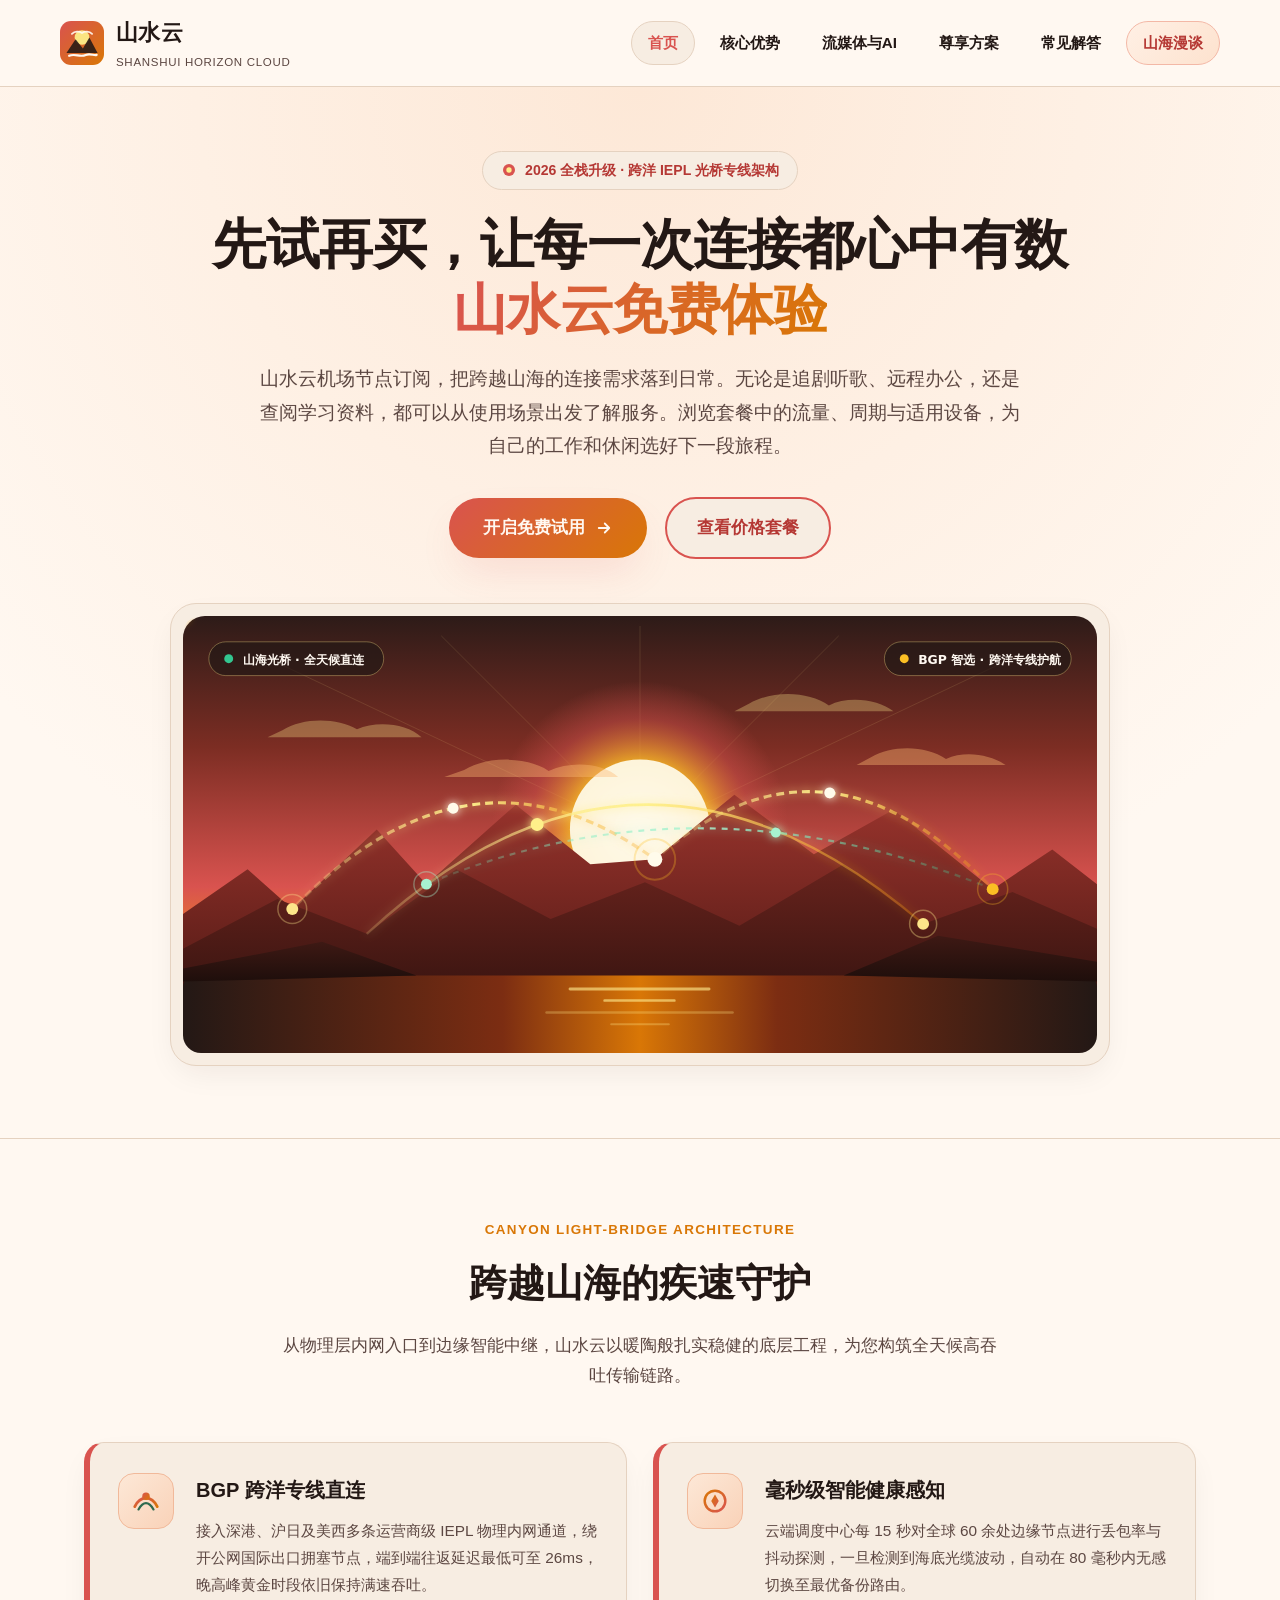
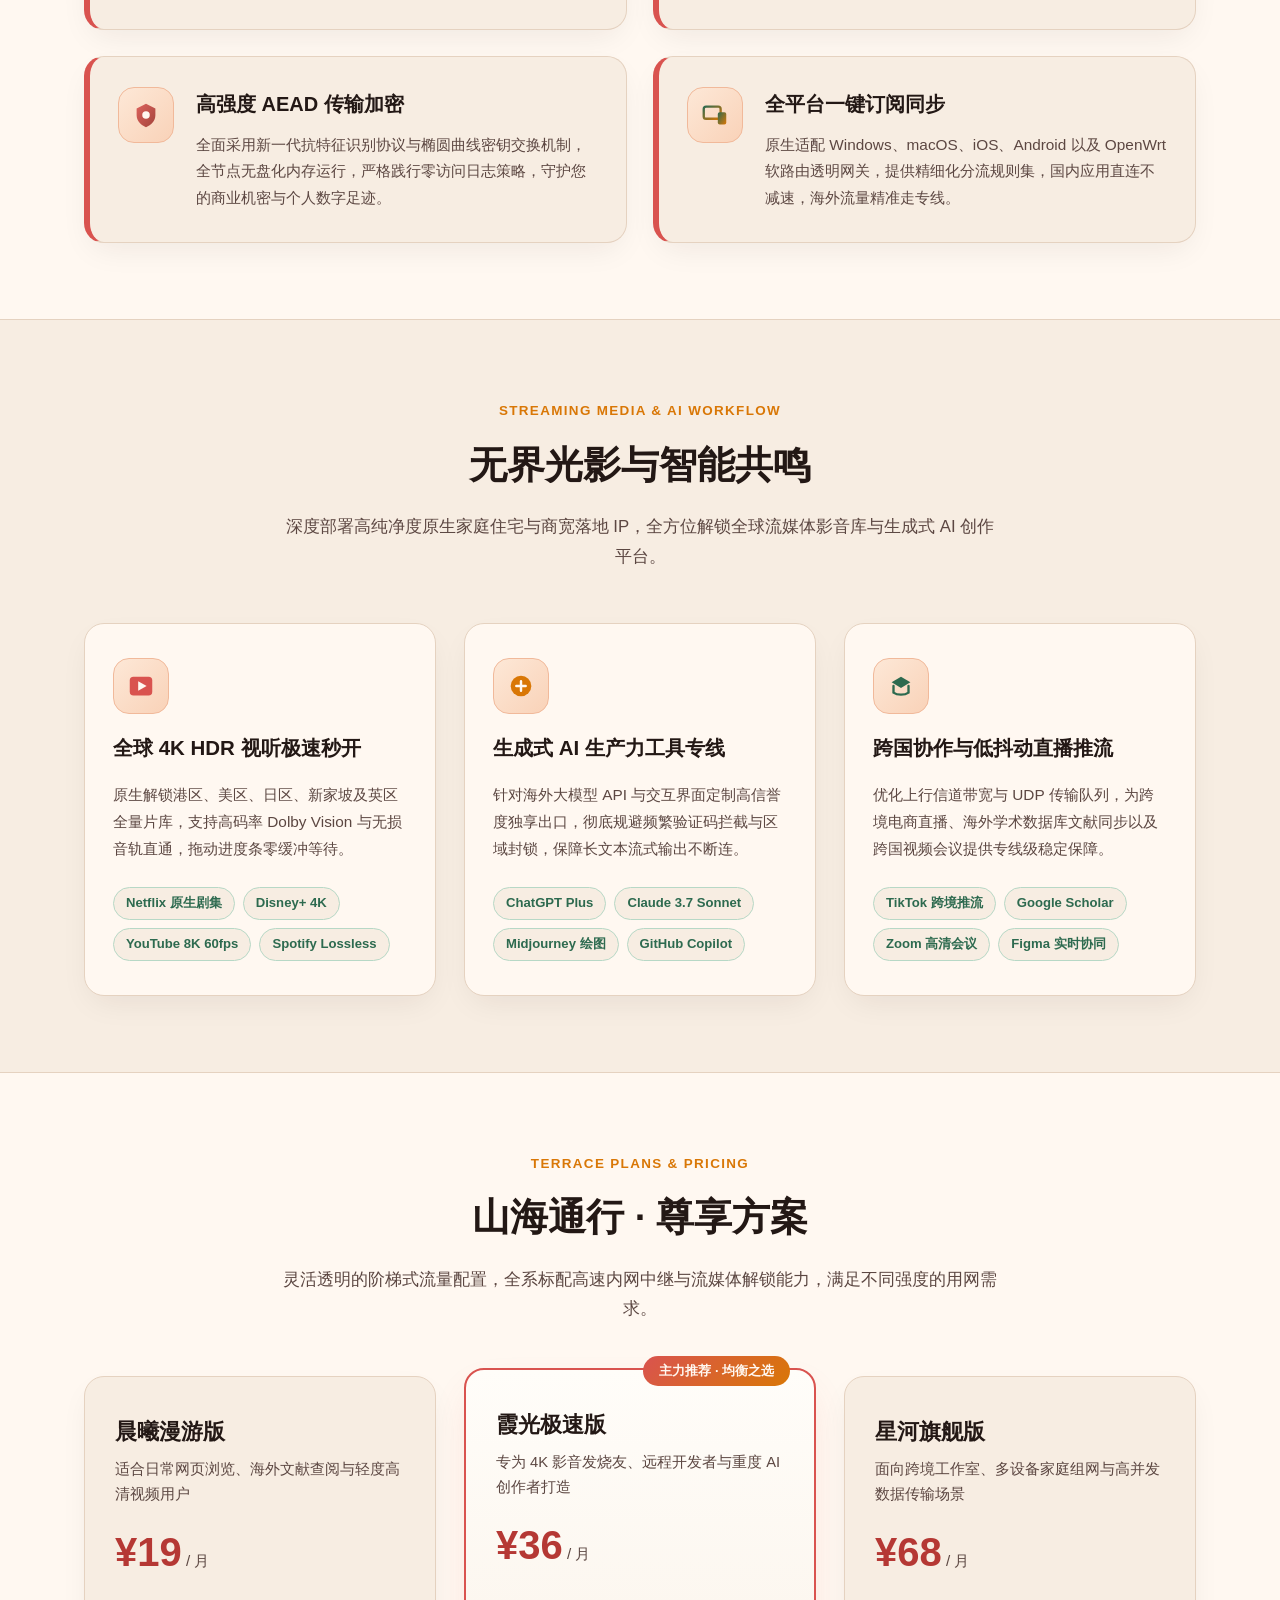
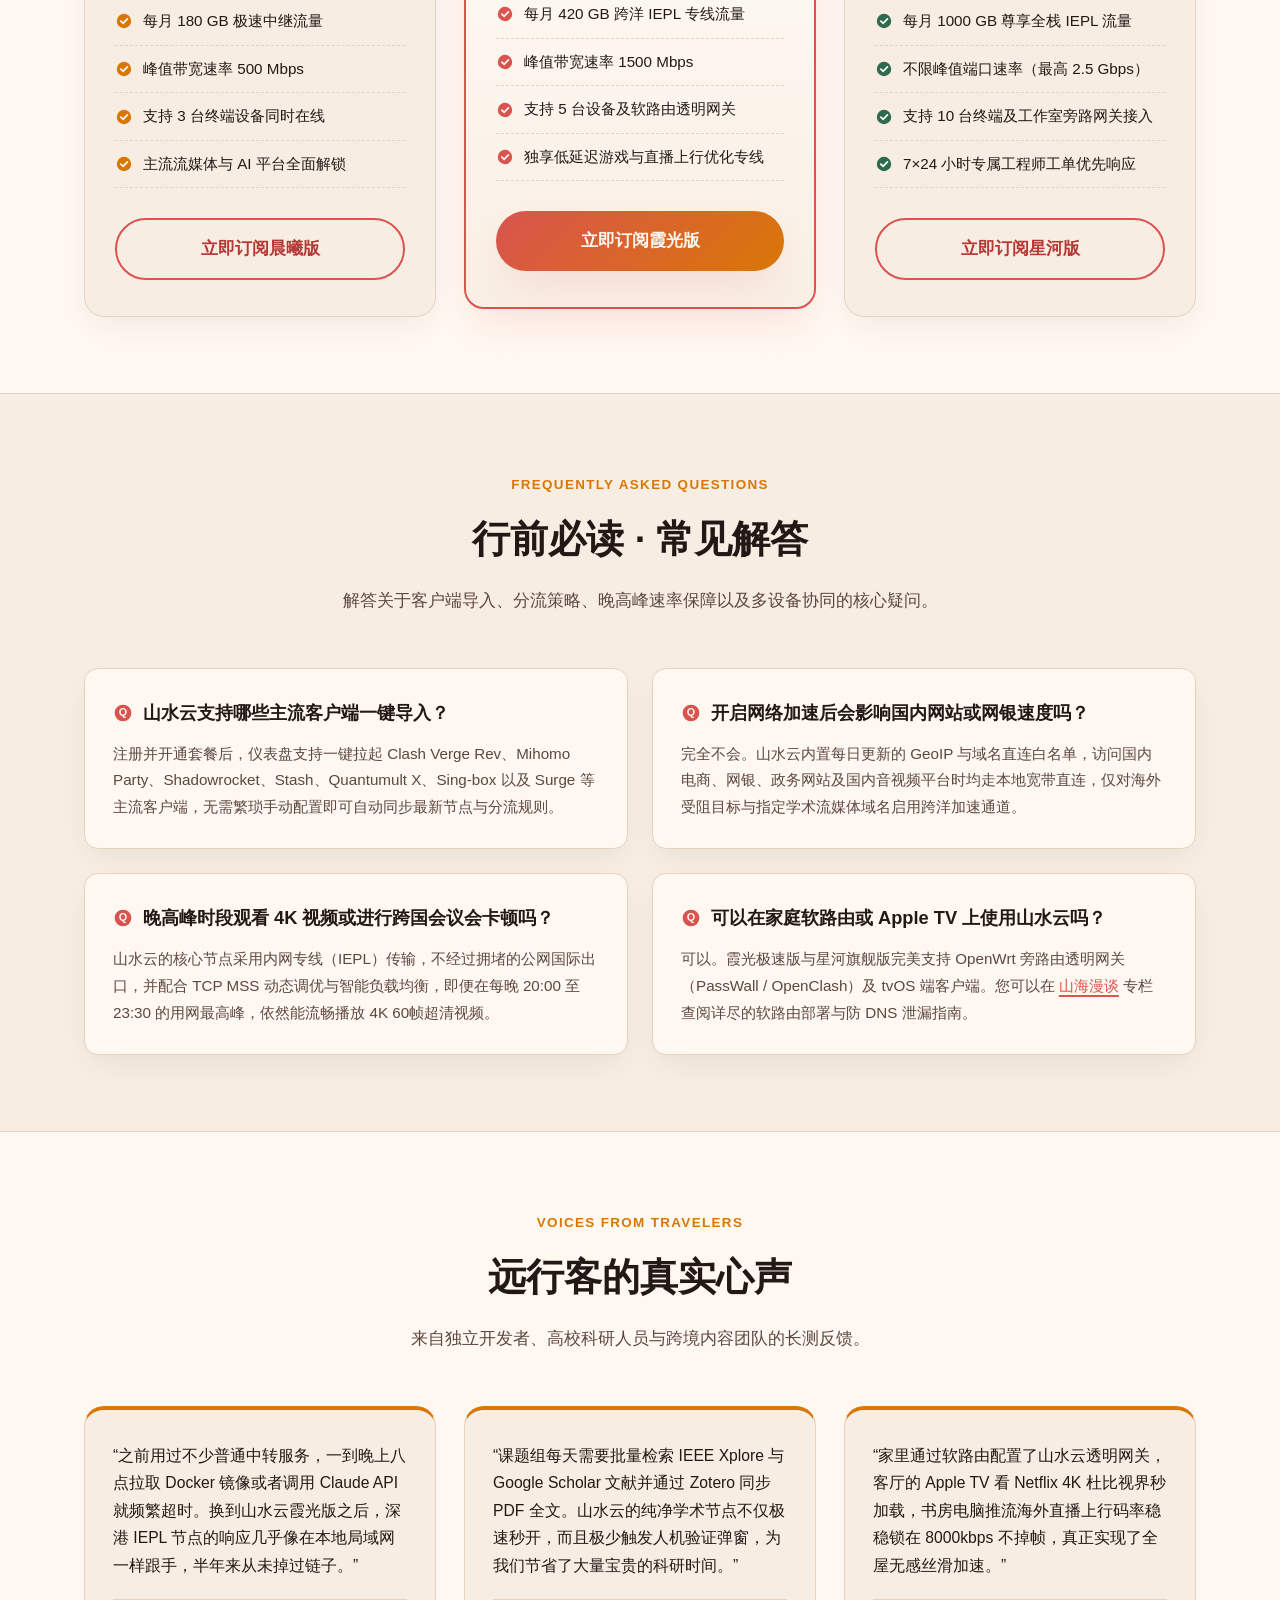
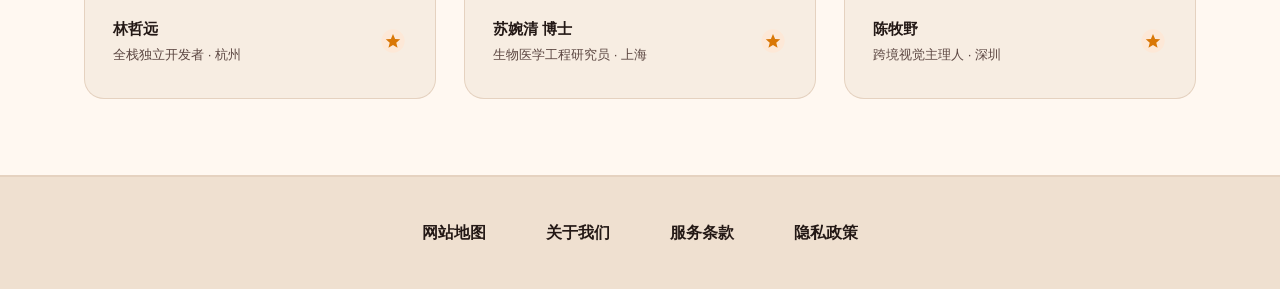
<file: index.html>
<!DOCTYPE html>

<html lang="zh-CN">
<head>
<meta charset="utf-8"/>
<meta content="width=device-width, initial-scale=1.0" name="viewport"/>
<title>山水云机场｜追剧、办公与学习资料访问指南</title>
<meta content="山水云机场节点订阅，把跨越山海的连接需求落到日常。无论是追剧听歌、远程办公，还是查阅学习资料，都可以从使用场景出发了解服务。浏览套餐中的流量、周期与适用设备，为自己的工作和休闲选好下一段旅程。" name="description"/>
<meta content="山水云, 山水云机场, 机场推荐, 免费体验, 文献检索, 直播推流, MTU, 家庭服务器" name="keywords"/>
<link href="https://shanshui-yun.mom/" rel="canonical"/>
<meta content="website" property="og:type"/>
<meta content="山水云" property="og:site_name"/>
<meta content="山水云机场｜追剧、办公与学习资料访问指南" property="og:title"/>
<meta content="山水云机场节点订阅，把跨越山海的连接需求落到日常。无论是追剧听歌、远程办公，还是查阅学习资料，都可以从使用场景出发了解服务。浏览套餐中的流量、周期与适用设备，为自己的工作和休闲选好下一段旅程。" property="og:description"/>
<meta content="https://shanshui-yun.mom/" property="og:url"/>
<meta content="https://shanshui-yun.mom/hero-canyon-horizon.svg" property="og:image"/>
<meta content="summary_large_image" name="twitter:card"/>
<meta content="山水云机场｜追剧、办公与学习资料访问指南" name="twitter:title"/>
<meta content="山水云机场节点订阅，把跨越山海的连接需求落到日常。无论是追剧听歌、远程办公，还是查阅学习资料，都可以从使用场景出发了解服务。浏览套餐中的流量、周期与适用设备，为自己的工作和休闲选好下一段旅程。" name="twitter:description"/>
<meta content="https://shanshui-yun.mom/hero-canyon-horizon.svg" name="twitter:image"/>
<link href="style.css" rel="stylesheet"/>
<script type="application/ld+json">
  {
    "@context": "https://schema.org",
    "@type": "Product",
    "name": "山水云",
    "brand": {
      "@type": "Brand",
      "name": "山水云"
    },
    "description": "山水云提供跨洋IEPL内网专线与BGP智能路由网络加速服务，支持4K流媒体极速秒开、跨国学术检索与AI创意协同。",
    "image": "https://shanshui-yun.mom/hero-canyon-horizon.svg",
    "url": "https://shanshui-yun.mom/",
    "aggregateRating": {
      "@type": "AggregateRating",
      "ratingValue": "4.9",
      "reviewCount": "1420",
      "bestRating": "5",
      "worstRating": "1"
    },
    "offers": {
      "@type": "AggregateOffer",
      "priceCurrency": "CNY",
      "lowPrice": "19.00",
      "highPrice": "68.00",
      "offerCount": "3",
      "offers": [
        {
          "@type": "Offer",
          "name": "山水云 · 晨曦漫游版",
          "price": "19.00",
          "priceCurrency": "CNY",
          "availability": "https://schema.org/InStock",
          "url": "https://ww012.twilightaff.com/#/?code=A56DH1Af"
        },
        {
          "@type": "Offer",
          "name": "山水云 · 霞光极速版",
          "price": "36.00",
          "priceCurrency": "CNY",
          "availability": "https://schema.org/InStock",
          "url": "https://ww012.twilightaff.com/#/?code=A56DH1Af"
        },
        {
          "@type": "Offer",
          "name": "山水云 · 星河旗舰版",
          "price": "68.00",
          "priceCurrency": "CNY",
          "availability": "https://schema.org/InStock",
          "url": "https://ww012.twilightaff.com/#/?code=A56DH1Af"
        }
      ]
    }
  }
  </script>
</head>
<body>
<!-- Unified Site Header -->
<header class="site-header">
<div class="container header-inner">
<a aria-label="山水云首页" class="brand-logo" href="index.html">
<svg aria-label="山水云落日山峦流云标志" fill="none" role="img" viewbox="0 0 48 48" xmlns="http://www.w3.org/2000/svg">
<defs>
<lineargradient id="logoBadgeGrad" x1="0%" x2="100%" y1="0%" y2="100%">
<stop offset="0%" stop-color="#D9534F"></stop>
<stop offset="100%" stop-color="#D97706"></stop>
</lineargradient>
</defs>
<rect fill="url(#logoBadgeGrad)" height="48" rx="12" width="48"></rect>
<circle cx="24" cy="18" fill="#FEF08A" opacity="0.92" r="8"></circle>
<path d="M7 35 L17 20 L25 30 L32 18 L41 35 Z" fill="#231815" opacity="0.88"></path>
<path d="M10 38 C16 35, 22 40, 28 37 C33 35, 37 38, 40 37" stroke="#FFF8F1" stroke-linecap="round" stroke-width="2.4"></path>
<path d="M13 14 C16 11, 21 11, 24 13 C27 11, 32 11, 35 14" opacity="0.9" stroke="#FFF8F1" stroke-linecap="round" stroke-width="2"></path>
</svg>
<div>
          山水云
          <span class="brand-sub">SHANSHUI HORIZON CLOUD</span>
</div>
</a>
<nav aria-label="主导航" class="main-nav">
<a class="active" href="index.html">首页</a>
<a href="index.html#advantages">核心优势</a>
<a href="index.html#streaming">流媒体与AI</a>
<a href="index.html#pricing">尊享方案</a>
<a href="index.html#faq">常见解答</a>
<a class="nav-hub-pill" href="horizon-journal.html">山海漫谈</a>
</nav>
</div>
</header>
<main>
<!-- 1. Hero Section -->
<section class="hero-section">
<div class="container">
<div class="hero-badge">
<svg aria-hidden="true" fill="none" height="16" viewbox="0 0 24 24" width="16">
<circle cx="12" cy="12" fill="#D9534F" r="9"></circle>
<circle cx="12" cy="12" fill="#FEF08A" r="4"></circle>
</svg>
          2026 全栈升级 · 跨洋 IEPL 光桥专线架构
        </div>
<h1 class="hero-title">先试再买，让每一次连接都心中有数<span>山水云免费体验</span></h1>
<p class="hero-subtitle">山水云机场节点订阅，把跨越山海的连接需求落到日常。无论是追剧听歌、远程办公，还是查阅学习资料，都可以从使用场景出发了解服务。浏览套餐中的流量、周期与适用设备，为自己的工作和休闲选好下一段旅程。</p>
<div class="hero-cta-group">
<a class="btn-primary" href="https://ww012.twilightaff.com/#/?code=A56DH1Af" rel="nofollow" target="_blank">
            开启免费试用
            <svg aria-hidden="true" fill="none" height="18" viewbox="0 0 24 24" width="18">
<path d="M5 12H19M19 12L13 6M19 12L13 18" stroke="#FFF8F1" stroke-linecap="round" stroke-linejoin="round" stroke-width="2.4"></path>
</svg>
</a>
<a class="btn-secondary" href="#pricing">查看价格套餐</a>
</div>
<div class="hero-panorama-frame">
<img alt="山水云落日山海光桥与流云漫游动态画卷" class="hero-anim-img" height="440" src="hero-canyon-horizon.svg" width="920"/>
</div>
</div>
</section>
<!-- 2. Core Advantages (4 Cards) -->
<section class="section-block" id="advantages">
<div class="container">
<div class="section-header">
<span class="section-eyebrow">CANYON LIGHT-BRIDGE ARCHITECTURE</span>
<h2 class="section-title">跨越山海的疾速守护</h2>
<p class="section-desc">从物理层内网入口到边缘智能中继，山水云以暖陶般扎实稳健的底层工程，为您构筑全天候高吞吐传输链路。</p>
</div>
<div class="ribbon-grid">
<!-- Card 1 -->
<article class="ribbon-card">
<div class="icon-orb">
<svg aria-label="BGP跨洋光桥图标" fill="none" role="img" viewbox="0 0 32 32">
<defs>
<lineargradient id="advGrad1" x1="0%" x2="100%" y1="0%" y2="100%">
<stop offset="0%" stop-color="#D9534F"></stop>
<stop offset="100%" stop-color="#D97706"></stop>
</lineargradient>
</defs>
<path d="M4 22 C10 10, 22 10, 28 22" stroke="url(#advGrad1)" stroke-linecap="round" stroke-width="3"></path>
<path d="M8 25 C13 16, 19 16, 24 25" stroke="#2D6A4F" stroke-linecap="round" stroke-width="2.4"></path>
<circle cx="16" cy="11" fill="url(#advGrad1)" r="4"></circle>
</svg>
</div>
<div class="ribbon-content">
<h3>BGP 跨洋专线直连</h3>
<p>接入深港、沪日及美西多条运营商级 IEPL 物理内网通道，绕开公网国际出口拥塞节点，端到端往返延迟最低可至 26ms，晚高峰黄金时段依旧保持满速吞吐。</p>
</div>
</article>
<!-- Card 2 -->
<article class="ribbon-card">
<div class="icon-orb">
<svg aria-label="动态智能感知图标" fill="none" role="img" viewbox="0 0 32 32">
<defs>
<lineargradient id="advGrad2" x1="0%" x2="100%" y1="0%" y2="100%">
<stop offset="0%" stop-color="#D97706"></stop>
<stop offset="100%" stop-color="#D9534F"></stop>
</lineargradient>
</defs>
<circle cx="16" cy="16" r="11" stroke="url(#advGrad2)" stroke-width="2.6"></circle>
<path d="M16 9 L20 16 L16 23 L12 16 Z" fill="url(#advGrad2)"></path>
</svg>
</div>
<div class="ribbon-content">
<h3>毫秒级智能健康感知</h3>
<p>云端调度中心每 15 秒对全球 60 余处边缘节点进行丢包率与抖动探测，一旦检测到海底光缆波动，自动在 80 毫秒内无感切换至最优备份路由。</p>
</div>
</article>
<!-- Card 3 -->
<article class="ribbon-card">
<div class="icon-orb">
<svg aria-label="零日志加密图标" fill="none" role="img" viewbox="0 0 32 32">
<defs>
<lineargradient id="advGrad3" x1="0%" x2="100%" y1="0%" y2="100%">
<stop offset="0%" stop-color="#D9534F"></stop>
<stop offset="100%" stop-color="#9A342D"></stop>
</lineargradient>
</defs>
<path d="M16 4 L26 9 V16 C26 22.5 21.5 26.8 16 29 C10.5 26.8 6 22.5 6 16 V9 L16 4 Z" fill="url(#advGrad3)" opacity="0.9"></path>
<circle cx="16" cy="16" fill="#FFF8F1" r="4"></circle>
</svg>
</div>
<div class="ribbon-content">
<h3>高强度 AEAD 传输加密</h3>
<p>全面采用新一代抗特征识别协议与椭圆曲线密钥交换机制，全节点无盘化内存运行，严格践行零访问日志策略，守护您的商业机密与个人数字足迹。</p>
</div>
</article>
<!-- Card 4 -->
<article class="ribbon-card">
<div class="icon-orb">
<svg aria-label="多终端协同图标" fill="none" role="img" viewbox="0 0 32 32">
<defs>
<lineargradient id="advGrad4" x1="0%" x2="100%" y1="0%" y2="100%">
<stop offset="0%" stop-color="#2D6A4F"></stop>
<stop offset="100%" stop-color="#D97706"></stop>
</lineargradient>
</defs>
<rect height="13" rx="2.5" stroke="url(#advGrad4)" stroke-width="2.5" width="18" x="4" y="7"></rect>
<rect fill="url(#advGrad4)" height="13" rx="2" width="9" x="19" y="13"></rect>
</svg>
</div>
<div class="ribbon-content">
<h3>全平台一键订阅同步</h3>
<p>原生适配 Windows、macOS、iOS、Android 以及 OpenWrt 软路由透明网关，提供精细化分流规则集，国内应用直连不减速，海外流量精准走专线。</p>
</div>
</article>
</div>
</div>
</section>
<!-- 3. Streaming Media & AI Support (3 Cards) -->
<section class="section-block alt-bg" id="streaming">
<div class="container">
<div class="section-header">
<span class="section-eyebrow">STREAMING MEDIA &amp; AI WORKFLOW</span>
<h2 class="section-title">无界光影与智能共鸣</h2>
<p class="section-desc">深度部署高纯净度原生家庭住宅与商宽落地 IP，全方位解锁全球流媒体影音库与生成式 AI 创作平台。</p>
</div>
<div class="tri-grid">
<!-- Card 1 -->
<article class="horizon-card">
<div class="icon-orb">
<svg aria-label="4K流媒体视听图标" fill="none" role="img" viewbox="0 0 32 32">
<rect fill="#D9534F" height="20" rx="4" width="24" x="4" y="6"></rect>
<polygon fill="#FFF8F1" points="13,11 22,16 13,21"></polygon>
</svg>
</div>
<h3>全球 4K HDR 视听极速秒开</h3>
<p>原生解锁港区、美区、日区、新家坡及英区全量片库，支持高码率 Dolby Vision 与无损音轨直通，拖动进度条零缓冲等待。</p>
<ul class="tag-list">
<li>Netflix 原生剧集</li>
<li>Disney+ 4K</li>
<li>YouTube 8K 60fps</li>
<li>Spotify Lossless</li>
</ul>
</article>
<!-- Card 2 -->
<article class="horizon-card">
<div class="icon-orb">
<svg aria-label="AI大模型对话图标" fill="none" role="img" viewbox="0 0 32 32">
<circle cx="16" cy="16" fill="#D97706" r="11"></circle>
<path d="M11 16 H21 M16 11 V21" stroke="#FFF8F1" stroke-linecap="round" stroke-width="2.6"></path>
</svg>
</div>
<h3>生成式 AI 生产力工具专线</h3>
<p>针对海外大模型 API 与交互界面定制高信誉度独享出口，彻底规避频繁验证码拦截与区域封锁，保障长文本流式输出不断连。</p>
<ul class="tag-list">
<li>ChatGPT Plus</li>
<li>Claude 3.7 Sonnet</li>
<li>Midjourney 绘图</li>
<li>GitHub Copilot</li>
</ul>
</article>
<!-- Card 3 -->
<article class="horizon-card">
<div class="icon-orb">
<svg aria-label="跨国协作与学术加速图标" fill="none" role="img" viewbox="0 0 32 32">
<path d="M6 12 L16 6 L26 12 L16 18 Z" fill="#2D6A4F"></path>
<path d="M8 16 V23 C12 26, 20 26, 24 23 V16" stroke="#2D6A4F" stroke-linecap="round" stroke-width="2.5"></path>
</svg>
</div>
<h3>跨国协作与低抖动直播推流</h3>
<p>优化上行信道带宽与 UDP 传输队列，为跨境电商直播、海外学术数据库文献同步以及跨国视频会议提供专线级稳定保障。</p>
<ul class="tag-list">
<li>TikTok 跨境推流</li>
<li>Google Scholar</li>
<li>Zoom 高清会议</li>
<li>Figma 实时协同</li>
</ul>
</article>
</div>
</div>
</section>
<!-- 4. Pricing Comparison Table (3 Tiers) -->
<section class="section-block" id="pricing">
<div class="container">
<div class="section-header">
<span class="section-eyebrow">TERRACE PLANS &amp; PRICING</span>
<h2 class="section-title">山海通行 · 尊享方案</h2>
<p class="section-desc">灵活透明的阶梯式流量配置，全系标配高速内网中继与流媒体解锁能力，满足不同强度的用网需求。</p>
</div>
<div class="pricing-grid">
<!-- Tier 1 -->
<div class="pricing-card">
<h3 class="plan-name">晨曦漫游版</h3>
<p class="plan-tagline">适合日常网页浏览、海外文献查阅与轻度高清视频用户</p>
<div class="plan-price">¥19<span> / 月</span></div>
<ul class="plan-features">
<li>
<svg aria-hidden="true" fill="none" viewbox="0 0 20 20"><circle cx="10" cy="10" fill="#D97706" r="8"></circle><path d="M6.5 10.2 L9 12.6 L13.8 7.6" stroke="#FFF8F1" stroke-linecap="round" stroke-width="2"></path></svg>
                每月 180 GB 极速中继流量
              </li>
<li>
<svg aria-hidden="true" fill="none" viewbox="0 0 20 20"><circle cx="10" cy="10" fill="#D97706" r="8"></circle><path d="M6.5 10.2 L9 12.6 L13.8 7.6" stroke="#FFF8F1" stroke-linecap="round" stroke-width="2"></path></svg>
                峰值带宽速率 500 Mbps
              </li>
<li>
<svg aria-hidden="true" fill="none" viewbox="0 0 20 20"><circle cx="10" cy="10" fill="#D97706" r="8"></circle><path d="M6.5 10.2 L9 12.6 L13.8 7.6" stroke="#FFF8F1" stroke-linecap="round" stroke-width="2"></path></svg>
                支持 3 台终端设备同时在线
              </li>
<li>
<svg aria-hidden="true" fill="none" viewbox="0 0 20 20"><circle cx="10" cy="10" fill="#D97706" r="8"></circle><path d="M6.5 10.2 L9 12.6 L13.8 7.6" stroke="#FFF8F1" stroke-linecap="round" stroke-width="2"></path></svg>
                主流流媒体与 AI 平台全面解锁
              </li>
</ul>
<a class="btn-secondary" href="https://ww012.twilightaff.com/#/?code=A56DH1Af" rel="nofollow" target="_blank">立即订阅晨曦版</a>
</div>
<!-- Tier 2 (Featured) -->
<div class="pricing-card featured">
<span class="popular-ribbon">主力推荐 · 均衡之选</span>
<h3 class="plan-name">霞光极速版</h3>
<p class="plan-tagline">专为 4K 影音发烧友、远程开发者与重度 AI 创作者打造</p>
<div class="plan-price">¥36<span> / 月</span></div>
<ul class="plan-features">
<li>
<svg aria-hidden="true" fill="none" viewbox="0 0 20 20"><circle cx="10" cy="10" fill="#D9534F" r="8"></circle><path d="M6.5 10.2 L9 12.6 L13.8 7.6" stroke="#FFF8F1" stroke-linecap="round" stroke-width="2"></path></svg>
                每月 420 GB 跨洋 IEPL 专线流量
              </li>
<li>
<svg aria-hidden="true" fill="none" viewbox="0 0 20 20"><circle cx="10" cy="10" fill="#D9534F" r="8"></circle><path d="M6.5 10.2 L9 12.6 L13.8 7.6" stroke="#FFF8F1" stroke-linecap="round" stroke-width="2"></path></svg>
                峰值带宽速率 1500 Mbps
              </li>
<li>
<svg aria-hidden="true" fill="none" viewbox="0 0 20 20"><circle cx="10" cy="10" fill="#D9534F" r="8"></circle><path d="M6.5 10.2 L9 12.6 L13.8 7.6" stroke="#FFF8F1" stroke-linecap="round" stroke-width="2"></path></svg>
                支持 5 台设备及软路由透明网关
              </li>
<li>
<svg aria-hidden="true" fill="none" viewbox="0 0 20 20"><circle cx="10" cy="10" fill="#D9534F" r="8"></circle><path d="M6.5 10.2 L9 12.6 L13.8 7.6" stroke="#FFF8F1" stroke-linecap="round" stroke-width="2"></path></svg>
                独享低延迟游戏与直播上行优化专线
              </li>
</ul>
<a class="btn-primary" href="https://ww012.twilightaff.com/#/?code=A56DH1Af" rel="nofollow" target="_blank">立即订阅霞光版</a>
</div>
<!-- Tier 3 -->
<div class="pricing-card">
<h3 class="plan-name">星河旗舰版</h3>
<p class="plan-tagline">面向跨境工作室、多设备家庭组网与高并发数据传输场景</p>
<div class="plan-price">¥68<span> / 月</span></div>
<ul class="plan-features">
<li>
<svg aria-hidden="true" fill="none" viewbox="0 0 20 20"><circle cx="10" cy="10" fill="#2D6A4F" r="8"></circle><path d="M6.5 10.2 L9 12.6 L13.8 7.6" stroke="#FFF8F1" stroke-linecap="round" stroke-width="2"></path></svg>
                每月 1000 GB 尊享全栈 IEPL 流量
              </li>
<li>
<svg aria-hidden="true" fill="none" viewbox="0 0 20 20"><circle cx="10" cy="10" fill="#2D6A4F" r="8"></circle><path d="M6.5 10.2 L9 12.6 L13.8 7.6" stroke="#FFF8F1" stroke-linecap="round" stroke-width="2"></path></svg>
                不限峰值端口速率（最高 2.5 Gbps）
              </li>
<li>
<svg aria-hidden="true" fill="none" viewbox="0 0 20 20"><circle cx="10" cy="10" fill="#2D6A4F" r="8"></circle><path d="M6.5 10.2 L9 12.6 L13.8 7.6" stroke="#FFF8F1" stroke-linecap="round" stroke-width="2"></path></svg>
                支持 10 台终端及工作室旁路网关接入
              </li>
<li>
<svg aria-hidden="true" fill="none" viewbox="0 0 20 20"><circle cx="10" cy="10" fill="#2D6A4F" r="8"></circle><path d="M6.5 10.2 L9 12.6 L13.8 7.6" stroke="#FFF8F1" stroke-linecap="round" stroke-width="2"></path></svg>
                7×24 小时专属工程师工单优先响应
              </li>
</ul>
<a class="btn-secondary" href="https://ww012.twilightaff.com/#/?code=A56DH1Af" rel="nofollow" target="_blank">立即订阅星河版</a>
</div>
</div>
</div>
</section>
<!-- 5. FAQ Section (4 Items) -->
<section class="section-block alt-bg" id="faq">
<div class="container">
<div class="section-header">
<span class="section-eyebrow">FREQUENTLY ASKED QUESTIONS</span>
<h2 class="section-title">行前必读 · 常见解答</h2>
<p class="section-desc">解答关于客户端导入、分流策略、晚高峰速率保障以及多设备协同的核心疑问。</p>
</div>
<div class="faq-grid">
<div class="faq-item">
<h3>
<svg aria-hidden="true" fill="none" height="20" viewbox="0 0 24 24" width="20"><circle cx="12" cy="12" fill="#D9534F" r="10"></circle><text fill="#FFF8F1" font-size="13" font-weight="bold" text-anchor="middle" x="12" y="16">Q</text></svg>
              山水云支持哪些主流客户端一键导入？
            </h3>
<p>注册并开通套餐后，仪表盘支持一键拉起 Clash Verge Rev、Mihomo Party、Shadowrocket、Stash、Quantumult X、Sing-box 以及 Surge 等主流客户端，无需繁琐手动配置即可自动同步最新节点与分流规则。</p>
</div>
<div class="faq-item">
<h3>
<svg aria-hidden="true" fill="none" height="20" viewbox="0 0 24 24" width="20"><circle cx="12" cy="12" fill="#D9534F" r="10"></circle><text fill="#FFF8F1" font-size="13" font-weight="bold" text-anchor="middle" x="12" y="16">Q</text></svg>
              开启网络加速后会影响国内网站或网银速度吗？
            </h3>
<p>完全不会。山水云内置每日更新的 GeoIP 与域名直连白名单，访问国内电商、网银、政务网站及国内音视频平台时均走本地宽带直连，仅对海外受阻目标与指定学术流媒体域名启用跨洋加速通道。</p>
</div>
<div class="faq-item">
<h3>
<svg aria-hidden="true" fill="none" height="20" viewbox="0 0 24 24" width="20"><circle cx="12" cy="12" fill="#D9534F" r="10"></circle><text fill="#FFF8F1" font-size="13" font-weight="bold" text-anchor="middle" x="12" y="16">Q</text></svg>
              晚高峰时段观看 4K 视频或进行跨国会议会卡顿吗？
            </h3>
<p>山水云的核心节点采用内网专线（IEPL）传输，不经过拥堵的公网国际出口，并配合 TCP MSS 动态调优与智能负载均衡，即便在每晚 20:00 至 23:30 的用网最高峰，依然能流畅播放 4K 60帧超清视频。</p>
</div>
<div class="faq-item">
<h3>
<svg aria-hidden="true" fill="none" height="20" viewbox="0 0 24 24" width="20"><circle cx="12" cy="12" fill="#D9534F" r="10"></circle><text fill="#FFF8F1" font-size="13" font-weight="bold" text-anchor="middle" x="12" y="16">Q</text></svg>
              可以在家庭软路由或 Apple TV 上使用山水云吗？
            </h3>
<p>可以。霞光极速版与星河旗舰版完美支持 OpenWrt 旁路由透明网关（PassWall / OpenClash）及 tvOS 端客户端。您可以在 <a href="horizon-journal.html">山海漫谈</a> 专栏查阅详尽的软路由部署与防 DNS 泄漏指南。</p>
</div>
</div>
</div>
</section>
<!-- 6. User Testimonials (3 Items) -->
<section class="section-block" id="testimonials">
<div class="container">
<div class="section-header">
<span class="section-eyebrow">VOICES FROM TRAVELERS</span>
<h2 class="section-title">远行客的真实心声</h2>
<p class="section-desc">来自独立开发者、高校科研人员与跨境内容团队的长测反馈。</p>
</div>
<div class="tri-grid">
<blockquote class="quote-card">
<p class="quote-text">“之前用过不少普通中转服务，一到晚上八点拉取 Docker 镜像或者调用 Claude API 就频繁超时。换到山水云霞光版之后，深港 IEPL 节点的响应几乎像在本地局域网一样跟手，半年来从未掉过链子。”</p>
<div class="quote-author">
<div>
<div class="author-name">林哲远</div>
<div class="author-role">全栈独立开发者 · 杭州</div>
</div>
<svg aria-hidden="true" fill="none" height="28" viewbox="0 0 24 24" width="28">
<circle cx="12" cy="12" fill="#FDE8D7" r="10"></circle>
<polygon fill="#D97706" points="12,6 13.8,10.2 18.2,10.5 14.8,13.4 15.9,17.8 12,15.4 8.1,17.8 9.2,13.4 5.8,10.5 10.2,10.2"></polygon>
</svg>
</div>
</blockquote>
<blockquote class="quote-card">
<p class="quote-text">“课题组每天需要批量检索 IEEE Xplore 与 Google Scholar 文献并通过 Zotero 同步 PDF 全文。山水云的纯净学术节点不仅极速秒开，而且极少触发人机验证弹窗，为我们节省了大量宝贵的科研时间。”</p>
<div class="quote-author">
<div>
<div class="author-name">苏婉清 博士</div>
<div class="author-role">生物医学工程研究员 · 上海</div>
</div>
<svg aria-hidden="true" fill="none" height="28" viewbox="0 0 24 24" width="28">
<circle cx="12" cy="12" fill="#FDE8D7" r="10"></circle>
<polygon fill="#D97706" points="12,6 13.8,10.2 18.2,10.5 14.8,13.4 15.9,17.8 12,15.4 8.1,17.8 9.2,13.4 5.8,10.5 10.2,10.2"></polygon>
</svg>
</div>
</blockquote>
<blockquote class="quote-card">
<p class="quote-text">“家里通过软路由配置了山水云透明网关，客厅的 Apple TV 看 Netflix 4K 杜比视界秒加载，书房电脑推流海外直播上行码率稳稳锁在 8000kbps 不掉帧，真正实现了全屋无感丝滑加速。”</p>
<div class="quote-author">
<div>
<div class="author-name">陈牧野</div>
<div class="author-role">跨境视觉主理人 · 深圳</div>
</div>
<svg aria-hidden="true" fill="none" height="28" viewbox="0 0 24 24" width="28">
<circle cx="12" cy="12" fill="#FDE8D7" r="10"></circle>
<polygon fill="#D97706" points="12,6 13.8,10.2 18.2,10.5 14.8,13.4 15.9,17.8 12,15.4 8.1,17.8 9.2,13.4 5.8,10.5 10.2,10.2"></polygon>
</svg>
</div>
</blockquote>
</div>
</div>
</section>
</main>
<!-- Strict 4-Link Footer -->
<footer class="site-footer">
<div class="container">
<nav aria-label="页脚导航" class="footer-links">
<a href="sitemap.html">网站地图</a>
<a href="about.html">关于我们</a>
<a href="terms.html">服务条款</a>
<a href="privacy.html">隐私政策</a>
</nav>
</div>
</footer>
</body>
</html>
</file>
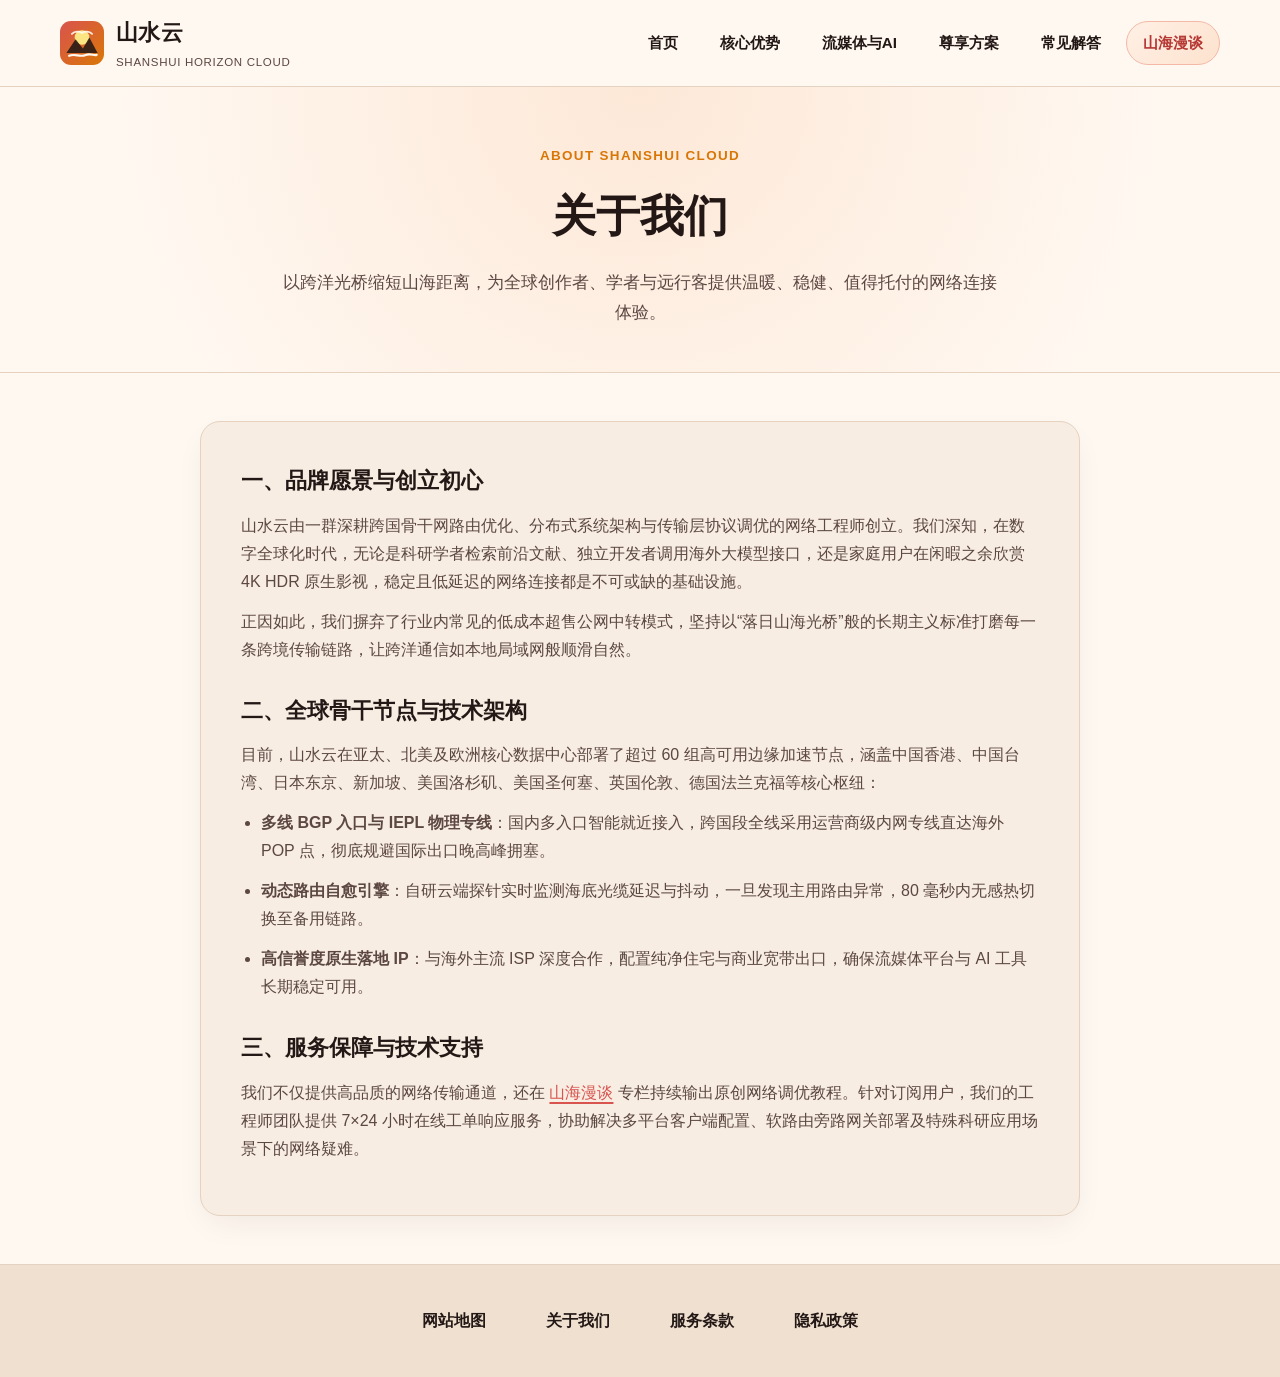
<file: about.html>
<!DOCTYPE html>
<html lang="zh-CN">
<head>
  <meta charset="UTF-8">
  <meta name="viewport" content="width=device-width, initial-scale=1.0">
  <title>关于我们 - 山水云跨洋光桥专线与全球网络加速团队</title>
  <meta name="description" content="了解山水云品牌创立初心、全球60+边缘节点基础设施布局、IEPL内网专线架构理念以及全天候工程师技术支持体系。">
  <link rel="canonical" href="https://shanshui-yun.mom/about.html">
  <meta property="og:type" content="website">
  <meta property="og:site_name" content="山水云">
  <meta property="og:title" content="关于我们 - 山水云跨洋光桥专线与全球网络加速团队">
  <meta property="og:description" content="了解山水云品牌创立初心、全球60+边缘节点基础设施布局与IEPL内网专线架构理念。">
  <meta property="og:url" content="https://shanshui-yun.mom/about.html">
  <link rel="stylesheet" href="style.css">
</head>
<body>

  <header class="site-header">
    <div class="container header-inner">
      <a href="index.html" class="brand-logo" aria-label="山水云首页">
        <svg viewBox="0 0 48 48" fill="none" xmlns="http://www.w3.org/2000/svg" role="img" aria-label="山水云落日山峦流云标志">
          <defs>
            <linearGradient id="logoBadgeGrad" x1="0%" y1="0%" x2="100%" y2="100%">
              <stop offset="0%" stop-color="#D9534F" />
              <stop offset="100%" stop-color="#D97706" />
            </linearGradient>
          </defs>
          <rect width="48" height="48" rx="12" fill="url(#logoBadgeGrad)" />
          <circle cx="24" cy="18" r="8" fill="#FEF08A" opacity="0.92" />
          <path d="M7 35 L17 20 L25 30 L32 18 L41 35 Z" fill="#231815" opacity="0.88" />
          <path d="M10 38 C16 35, 22 40, 28 37 C33 35, 37 38, 40 37" stroke="#FFF8F1" stroke-width="2.4" stroke-linecap="round" />
          <path d="M13 14 C16 11, 21 11, 24 13 C27 11, 32 11, 35 14" stroke="#FFF8F1" stroke-width="2" stroke-linecap="round" opacity="0.9" />
        </svg>
        <div>
          山水云
          <span class="brand-sub">SHANSHUI HORIZON CLOUD</span>
        </div>
      </a>
      <nav class="main-nav" aria-label="主导航">
        <a href="index.html">首页</a>
        <a href="index.html#advantages">核心优势</a>
        <a href="index.html#streaming">流媒体与AI</a>
        <a href="index.html#pricing">尊享方案</a>
        <a href="index.html#faq">常见解答</a>
        <a href="horizon-journal.html" class="nav-hub-pill">山海漫谈</a>
      </nav>
    </div>
  </header>

  <main>
    <section class="page-hero">
      <div class="container">
        <span class="section-eyebrow">ABOUT SHANSHUI CLOUD</span>
        <h1>关于我们</h1>
        <p>以跨洋光桥缩短山海距离，为全球创作者、学者与远行客提供温暖、稳健、值得托付的网络连接体验。</p>
      </div>
    </section>

    <div class="container">
      <article class="legal-card">
        <h2>一、品牌愿景与创立初心</h2>
        <p>山水云由一群深耕跨国骨干网路由优化、分布式系统架构与传输层协议调优的网络工程师创立。我们深知，在数字全球化时代，无论是科研学者检索前沿文献、独立开发者调用海外大模型接口，还是家庭用户在闲暇之余欣赏 4K HDR 原生影视，稳定且低延迟的网络连接都是不可或缺的基础设施。</p>
        <p>正因如此，我们摒弃了行业内常见的低成本超售公网中转模式，坚持以“落日山海光桥”般的长期主义标准打磨每一条跨境传输链路，让跨洋通信如本地局域网般顺滑自然。</p>

        <h2>二、全球骨干节点与技术架构</h2>
        <p>目前，山水云在亚太、北美及欧洲核心数据中心部署了超过 60 组高可用边缘加速节点，涵盖中国香港、中国台湾、日本东京、新加坡、美国洛杉矶、美国圣何塞、英国伦敦、德国法兰克福等核心枢纽：</p>
        <ul>
          <li><strong>多线 BGP 入口与 IEPL 物理专线</strong>：国内多入口智能就近接入，跨国段全线采用运营商级内网专线直达海外 POP 点，彻底规避国际出口晚高峰拥塞。</li>
          <li><strong>动态路由自愈引擎</strong>：自研云端探针实时监测海底光缆延迟与抖动，一旦发现主用路由异常，80 毫秒内无感热切换至备用链路。</li>
          <li><strong>高信誉度原生落地 IP</strong>：与海外主流 ISP 深度合作，配置纯净住宅与商业宽带出口，确保流媒体平台与 AI 工具长期稳定可用。</li>
        </ul>

        <h2>三、服务保障与技术支持</h2>
        <p>我们不仅提供高品质的网络传输通道，还在 <a href="horizon-journal.html">山海漫谈</a> 专栏持续输出原创网络调优教程。针对订阅用户，我们的工程师团队提供 7×24 小时在线工单响应服务，协助解决多平台客户端配置、软路由旁路网关部署及特殊科研应用场景下的网络疑难。</p>
      </article>
    </div>
  </main>

  <footer class="site-footer">
    <div class="container">
      <nav class="footer-links" aria-label="页脚导航">
        <a href="sitemap.html">网站地图</a>
        <a href="about.html">关于我们</a>
        <a href="terms.html">服务条款</a>
        <a href="privacy.html">隐私政策</a>
      </nav>
    </div>
  </footer>

</body>
</html>
</file>
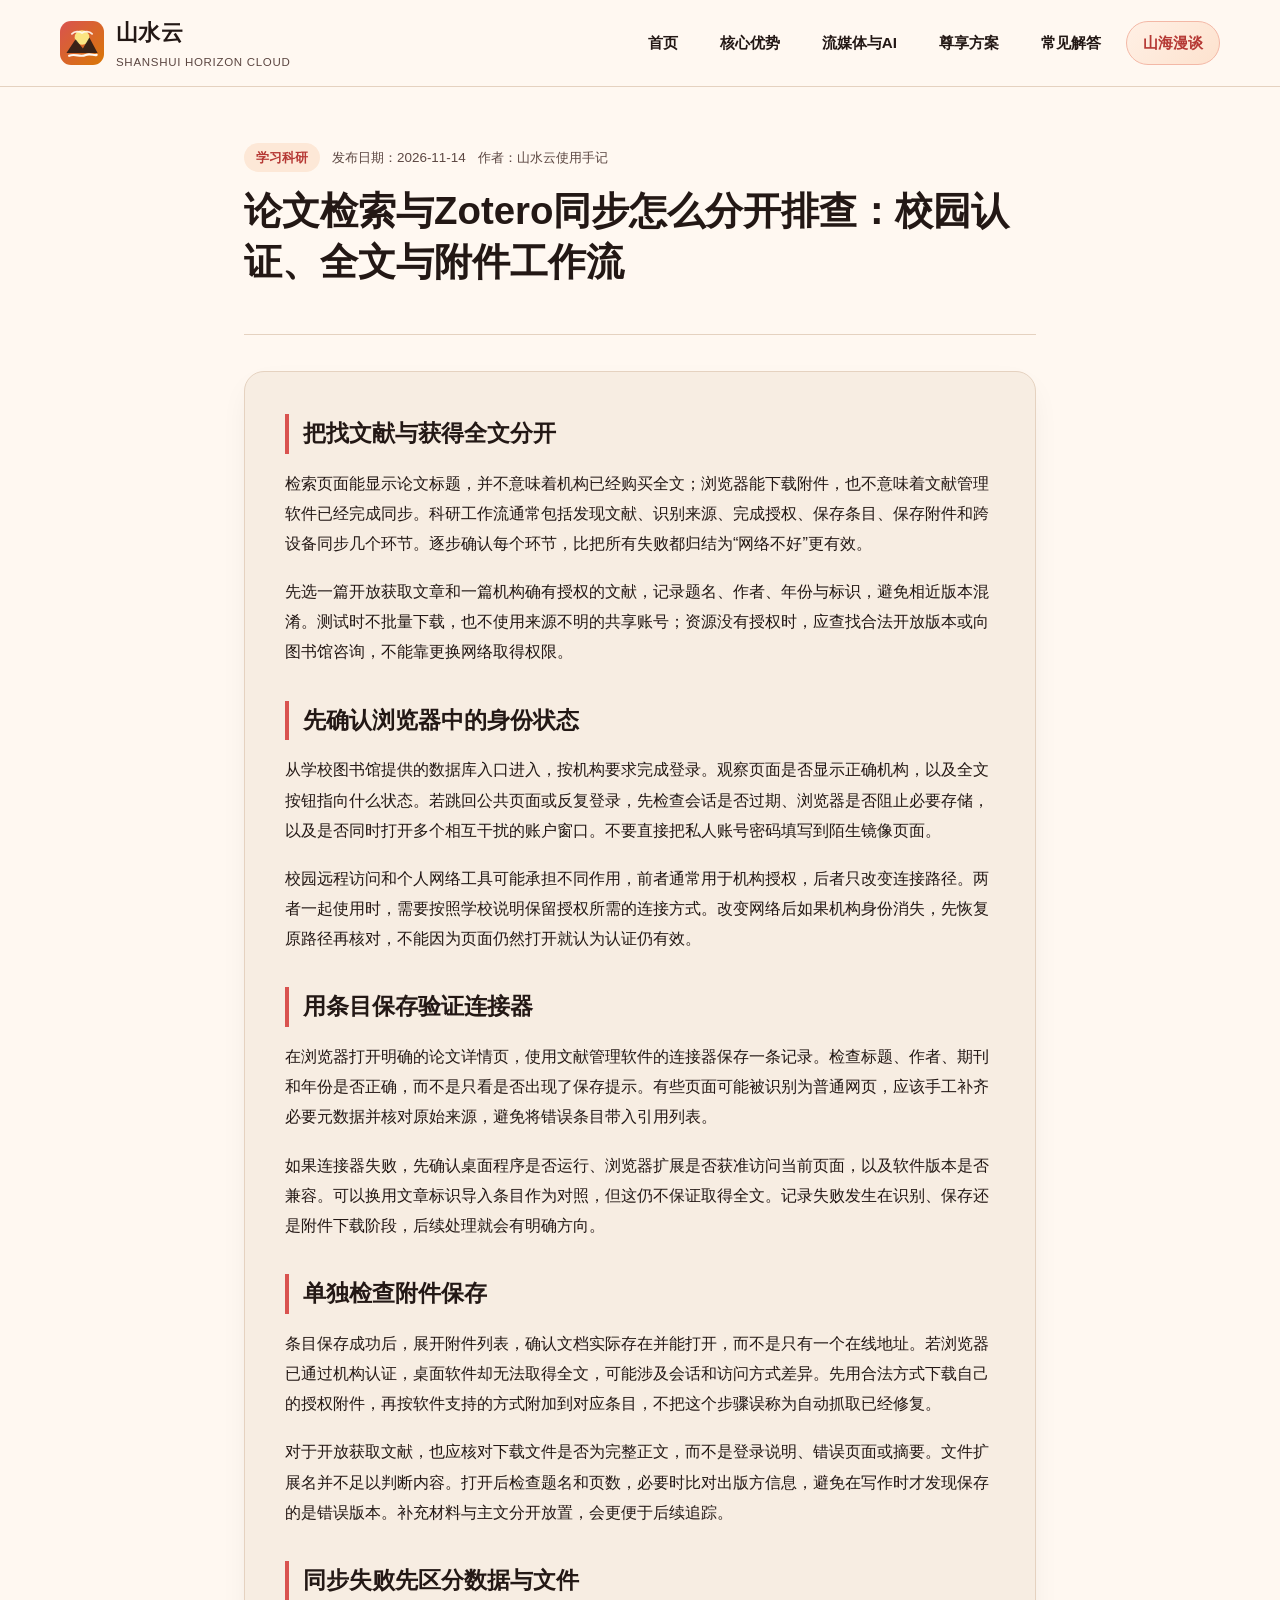
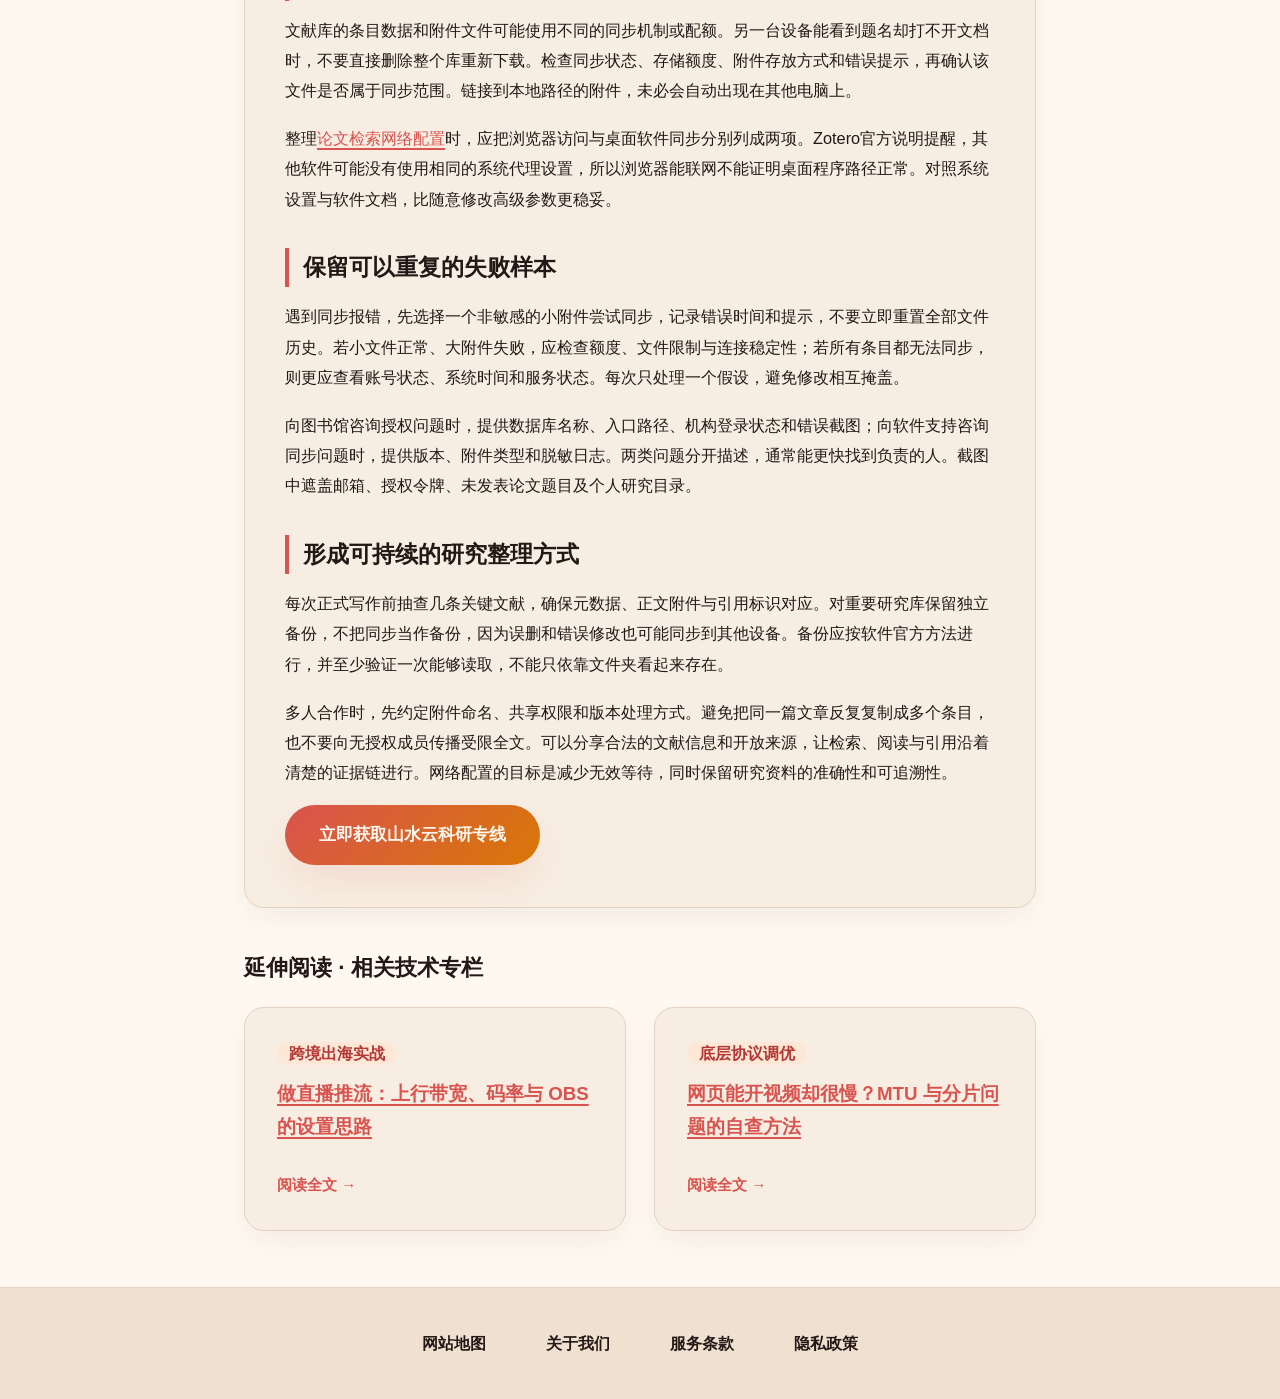
<file: academic-literature-retrieval-workflow.html>
<!DOCTYPE html>

<html lang="zh-CN">
<head>
<meta charset="utf-8"/>
<meta content="width=device-width, initial-scale=1.0" name="viewport"/>
<title>论文检索与Zotero同步怎么分开排查：校园认证、全文与附件工作流</title>
<meta content="论文检索与Zotero同步怎么分开排查：校园认证、全文与附件工作流，从具体工作流梳理设置顺序、观察指标与异常处理，提供可重复的操作方法和适用边界。" name="description"/>
<link href="https://shanshui-yun.mom/academic-literature-retrieval-workflow.html" rel="canonical"/>
<meta content="article" property="og:type"/>
<meta content="山水云" property="og:site_name"/>
<meta content="论文检索与Zotero同步怎么分开排查：校园认证、全文与附件工作流" property="og:title"/>
<meta content="论文检索与Zotero同步怎么分开排查：校园认证、全文与附件工作流，从具体工作流梳理设置顺序、观察指标与异常处理，提供可重复的操作方法和适用边界。" property="og:description"/>
<meta content="https://shanshui-yun.mom/academic-literature-retrieval-workflow.html" property="og:url"/>
<link href="style.css" rel="stylesheet"/>
</head>
<body>
<header class="site-header">
<div class="container header-inner">
<a aria-label="山水云首页" class="brand-logo" href="index.html">
<svg aria-label="山水云落日山峦流云标志" fill="none" role="img" viewbox="0 0 48 48" xmlns="http://www.w3.org/2000/svg">
<defs>
<lineargradient id="logoBadgeGrad" x1="0%" x2="100%" y1="0%" y2="100%">
<stop offset="0%" stop-color="#D9534F"></stop>
<stop offset="100%" stop-color="#D97706"></stop>
</lineargradient>
</defs>
<rect fill="url(#logoBadgeGrad)" height="48" rx="12" width="48"></rect>
<circle cx="24" cy="18" fill="#FEF08A" opacity="0.92" r="8"></circle>
<path d="M7 35 L17 20 L25 30 L32 18 L41 35 Z" fill="#231815" opacity="0.88"></path>
<path d="M10 38 C16 35, 22 40, 28 37 C33 35, 37 38, 40 37" stroke="#FFF8F1" stroke-linecap="round" stroke-width="2.4"></path>
<path d="M13 14 C16 11, 21 11, 24 13 C27 11, 32 11, 35 14" opacity="0.9" stroke="#FFF8F1" stroke-linecap="round" stroke-width="2"></path>
</svg>
<div>
          山水云
          <span class="brand-sub">SHANSHUI HORIZON CLOUD</span>
</div>
</a>
<nav aria-label="主导航" class="main-nav">
<a href="index.html">首页</a>
<a href="index.html#advantages">核心优势</a>
<a href="index.html#streaming">流媒体与AI</a>
<a href="index.html#pricing">尊享方案</a>
<a href="index.html#faq">常见解答</a>
<a class="nav-hub-pill active" href="horizon-journal.html">山海漫谈</a>
</nav>
</div>
</header>
<main class="article-container">
<header class="article-header">
<div class="article-meta">
<span class="article-cat">学习科研</span>
<span>发布日期：2026-11-14</span>
<span>作者：山水云使用手记</span>
</div>
<h1>论文检索与Zotero同步怎么分开排查：校园认证、全文与附件工作流</h1>
</header>
<article class="article-body"><div data-swc-article-body="2026-11-16"><h2>把找文献与获得全文分开</h2>
<p>检索页面能显示论文标题，并不意味着机构已经购买全文；浏览器能下载附件，也不意味着文献管理软件已经完成同步。科研工作流通常包括发现文献、识别来源、完成授权、保存条目、保存附件和跨设备同步几个环节。逐步确认每个环节，比把所有失败都归结为“网络不好”更有效。</p>
<p>先选一篇开放获取文章和一篇机构确有授权的文献，记录题名、作者、年份与标识，避免相近版本混淆。测试时不批量下载，也不使用来源不明的共享账号；资源没有授权时，应查找合法开放版本或向图书馆咨询，不能靠更换网络取得权限。</p>
<h2>先确认浏览器中的身份状态</h2>
<p>从学校图书馆提供的数据库入口进入，按机构要求完成登录。观察页面是否显示正确机构，以及全文按钮指向什么状态。若跳回公共页面或反复登录，先检查会话是否过期、浏览器是否阻止必要存储，以及是否同时打开多个相互干扰的账户窗口。不要直接把私人账号密码填写到陌生镜像页面。</p>
<p>校园远程访问和个人网络工具可能承担不同作用，前者通常用于机构授权，后者只改变连接路径。两者一起使用时，需要按照学校说明保留授权所需的连接方式。改变网络后如果机构身份消失，先恢复原路径再核对，不能因为页面仍然打开就认为认证仍有效。</p>
<h2>用条目保存验证连接器</h2>
<p>在浏览器打开明确的论文详情页，使用文献管理软件的连接器保存一条记录。检查标题、作者、期刊和年份是否正确，而不是只看是否出现了保存提示。有些页面可能被识别为普通网页，应该手工补齐必要元数据并核对原始来源，避免将错误条目带入引用列表。</p>
<p>如果连接器失败，先确认桌面程序是否运行、浏览器扩展是否获准访问当前页面，以及软件版本是否兼容。可以换用文章标识导入条目作为对照，但这仍不保证取得全文。记录失败发生在识别、保存还是附件下载阶段，后续处理就会有明确方向。</p>
<h2>单独检查附件保存</h2>
<p>条目保存成功后，展开附件列表，确认文档实际存在并能打开，而不是只有一个在线地址。若浏览器已通过机构认证，桌面软件却无法取得全文，可能涉及会话和访问方式差异。先用合法方式下载自己的授权附件，再按软件支持的方式附加到对应条目，不把这个步骤误称为自动抓取已经修复。</p>
<p>对于开放获取文献，也应核对下载文件是否为完整正文，而不是登录说明、错误页面或摘要。文件扩展名并不足以判断内容。打开后检查题名和页数，必要时比对出版方信息，避免在写作时才发现保存的是错误版本。补充材料与主文分开放置，会更便于后续追踪。</p>
<h2>同步失败先区分数据与文件</h2>
<p>文献库的条目数据和附件文件可能使用不同的同步机制或配额。另一台设备能看到题名却打不开文档时，不要直接删除整个库重新下载。检查同步状态、存储额度、附件存放方式和错误提示，再确认该文件是否属于同步范围。链接到本地路径的附件，未必会自动出现在其他电脑上。</p>
<p>整理<a href="https://dajichang.mom/">论文检索网络配置</a>时，应把浏览器访问与桌面软件同步分别列成两项。Zotero官方说明提醒，其他软件可能没有使用相同的系统代理设置，所以浏览器能联网不能证明桌面程序路径正常。对照系统设置与软件文档，比随意修改高级参数更稳妥。</p>
<h2>保留可以重复的失败样本</h2>
<p>遇到同步报错，先选择一个非敏感的小附件尝试同步，记录错误时间和提示，不要立即重置全部文件历史。若小文件正常、大附件失败，应检查额度、文件限制与连接稳定性；若所有条目都无法同步，则更应查看账号状态、系统时间和服务状态。每次只处理一个假设，避免修改相互掩盖。</p>
<p>向图书馆咨询授权问题时，提供数据库名称、入口路径、机构登录状态和错误截图；向软件支持咨询同步问题时，提供版本、附件类型和脱敏日志。两类问题分开描述，通常能更快找到负责的人。截图中遮盖邮箱、授权令牌、未发表论文题目及个人研究目录。</p>
<h2>形成可持续的研究整理方式</h2>
<p>每次正式写作前抽查几条关键文献，确保元数据、正文附件与引用标识对应。对重要研究库保留独立备份，不把同步当作备份，因为误删和错误修改也可能同步到其他设备。备份应按软件官方方法进行，并至少验证一次能够读取，不能只依靠文件夹看起来存在。</p>
<p>多人合作时，先约定附件命名、共享权限和版本处理方式。避免把同一篇文章反复复制成多个条目，也不要向无授权成员传播受限全文。可以分享合法的文献信息和开放来源，让检索、阅读与引用沿着清楚的证据链进行。网络配置的目标是减少无效等待，同时保留研究资料的准确性和可追溯性。</p></div><div class="article-original-promotion"><a class="btn-primary" href="https://ww012.twilightaff.com/#/?code=A56DH1Af" rel="nofollow" target="_blank">立即获取山水云科研专线</a></div></article>
<section style="margin-top: 40px;">
<h2 class="section-title" style="font-size: 1.4rem; margin-bottom: 20px;">延伸阅读 · 相关技术专栏</h2>
<div class="article-cards-grid" style="padding: 0;">
<article class="article-card">
<div>
<span class="article-cat">跨境出海实战</span>
<h3 style="margin: 10px 0;"><a href="cross-border-live-broadcast-uplink.html">做直播推流：上行带宽、码率与 OBS 的设置思路</a></h3>
</div>
<a class="read-more-link" href="cross-border-live-broadcast-uplink.html">阅读全文 →</a>
</article>
<article class="article-card">
<div>
<span class="article-cat">底层协议调优</span>
<h3 style="margin: 10px 0;"><a href="mtu-mss-packet-fragmentation-fix.html">网页能开视频却很慢？MTU 与分片问题的自查方法</a></h3>
</div>
<a class="read-more-link" href="mtu-mss-packet-fragmentation-fix.html">阅读全文 →</a>
</article>
</div>
</section>
</main>
<footer class="site-footer">
<div class="container">
<nav aria-label="页脚导航" class="footer-links">
<a href="sitemap.html">网站地图</a>
<a href="about.html">关于我们</a>
<a href="terms.html">服务条款</a>
<a href="privacy.html">隐私政策</a>
</nav>
</div>
</footer>
</body>
</html>
</file>
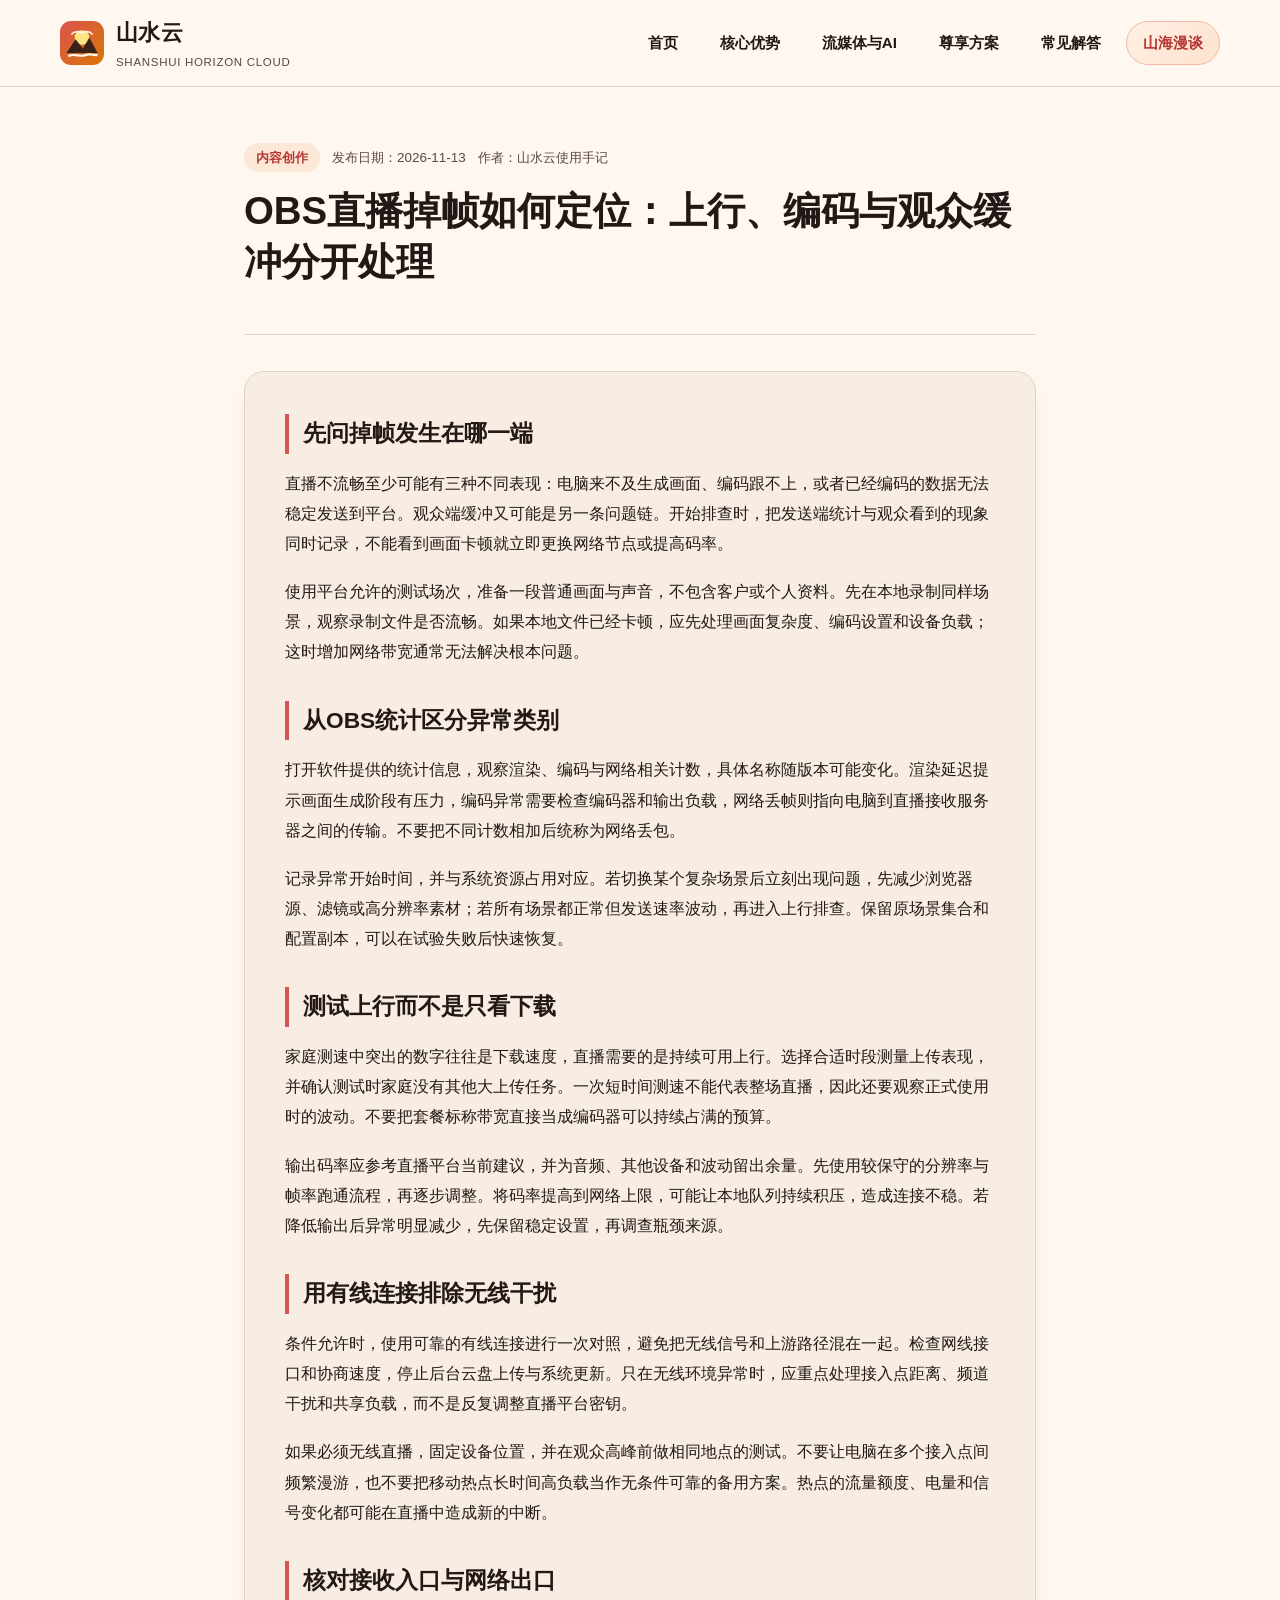
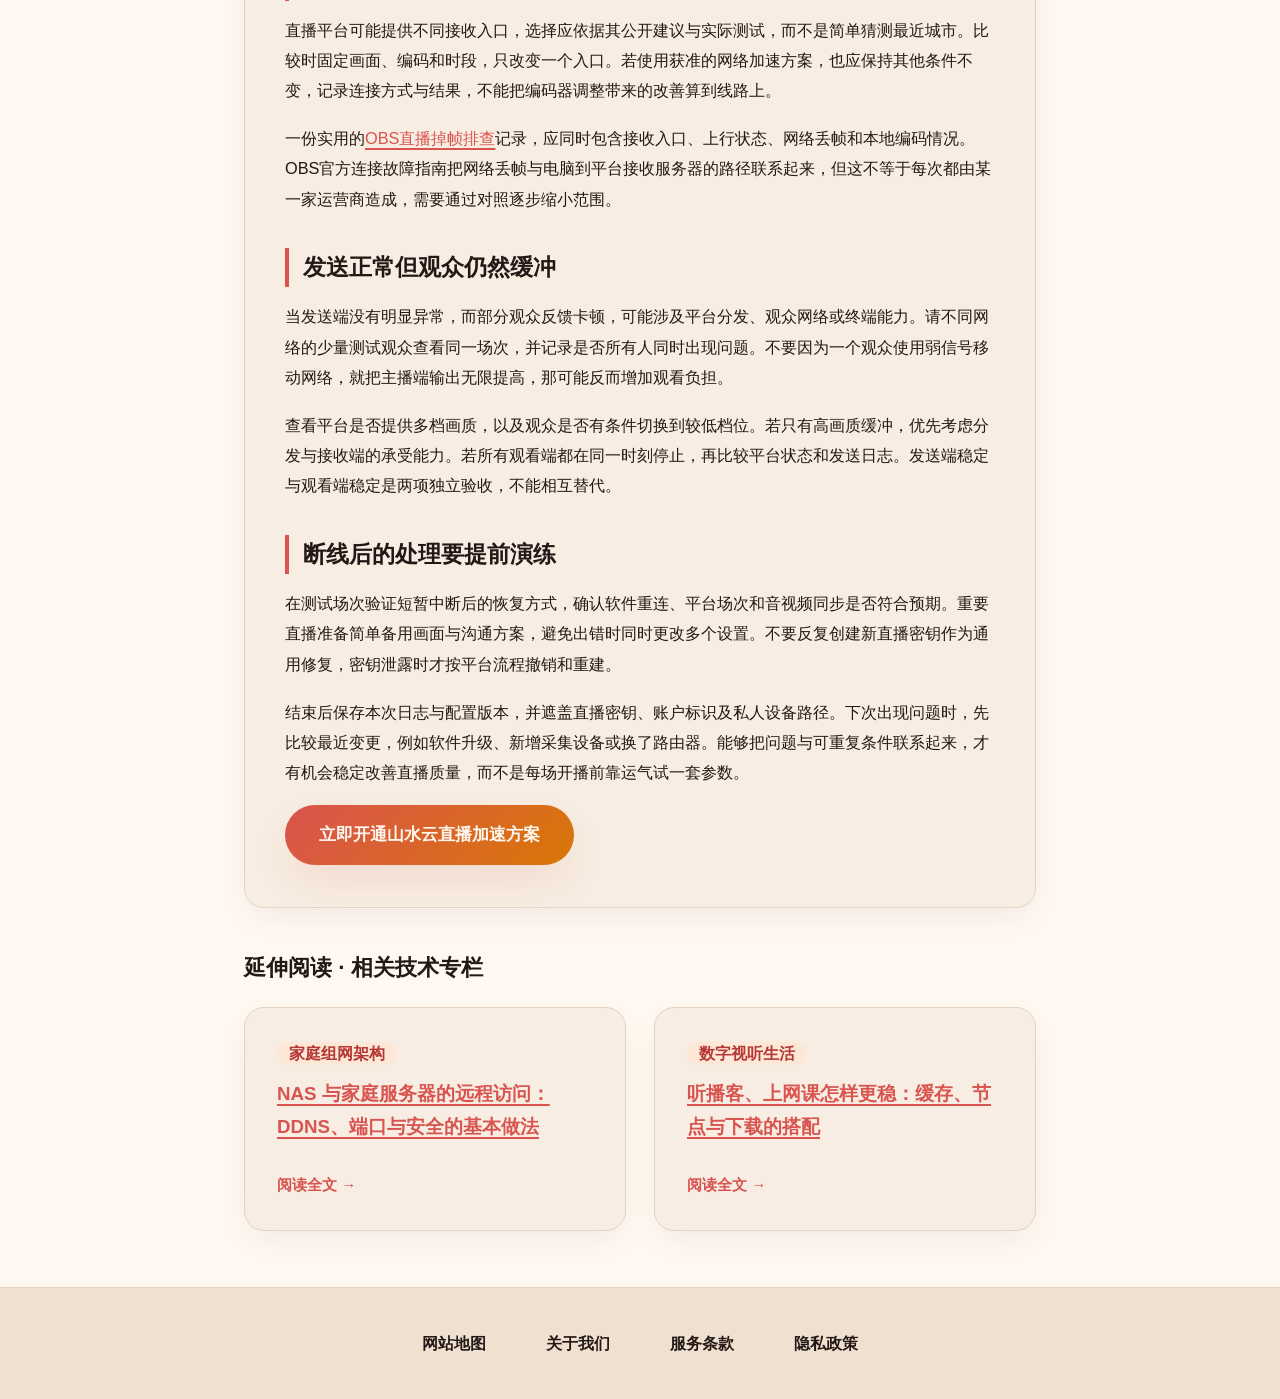
<file: cross-border-live-broadcast-uplink.html>
<!DOCTYPE html>

<html lang="zh-CN">
<head>
<meta charset="utf-8"/>
<meta content="width=device-width, initial-scale=1.0" name="viewport"/>
<title>OBS直播掉帧如何定位：上行、编码与观众缓冲分开处理</title>
<meta content="OBS直播掉帧如何定位：上行、编码与观众缓冲分开处理，从具体工作流梳理设置顺序、观察指标与异常处理，提供可重复的操作方法和适用边界。" name="description"/>
<link href="https://shanshui-yun.mom/cross-border-live-broadcast-uplink.html" rel="canonical"/>
<meta content="article" property="og:type"/>
<meta content="山水云" property="og:site_name"/>
<meta content="OBS直播掉帧如何定位：上行、编码与观众缓冲分开处理" property="og:title"/>
<meta content="OBS直播掉帧如何定位：上行、编码与观众缓冲分开处理，从具体工作流梳理设置顺序、观察指标与异常处理，提供可重复的操作方法和适用边界。" property="og:description"/>
<meta content="https://shanshui-yun.mom/cross-border-live-broadcast-uplink.html" property="og:url"/>
<link href="style.css" rel="stylesheet"/>
</head>
<body>
<header class="site-header">
<div class="container header-inner">
<a aria-label="山水云首页" class="brand-logo" href="index.html">
<svg aria-label="山水云落日山峦流云标志" fill="none" role="img" viewbox="0 0 48 48" xmlns="http://www.w3.org/2000/svg">
<defs>
<lineargradient id="logoBadgeGrad" x1="0%" x2="100%" y1="0%" y2="100%">
<stop offset="0%" stop-color="#D9534F"></stop>
<stop offset="100%" stop-color="#D97706"></stop>
</lineargradient>
</defs>
<rect fill="url(#logoBadgeGrad)" height="48" rx="12" width="48"></rect>
<circle cx="24" cy="18" fill="#FEF08A" opacity="0.92" r="8"></circle>
<path d="M7 35 L17 20 L25 30 L32 18 L41 35 Z" fill="#231815" opacity="0.88"></path>
<path d="M10 38 C16 35, 22 40, 28 37 C33 35, 37 38, 40 37" stroke="#FFF8F1" stroke-linecap="round" stroke-width="2.4"></path>
<path d="M13 14 C16 11, 21 11, 24 13 C27 11, 32 11, 35 14" opacity="0.9" stroke="#FFF8F1" stroke-linecap="round" stroke-width="2"></path>
</svg>
<div>
          山水云
          <span class="brand-sub">SHANSHUI HORIZON CLOUD</span>
</div>
</a>
<nav aria-label="主导航" class="main-nav">
<a href="index.html">首页</a>
<a href="index.html#advantages">核心优势</a>
<a href="index.html#streaming">流媒体与AI</a>
<a href="index.html#pricing">尊享方案</a>
<a href="index.html#faq">常见解答</a>
<a class="nav-hub-pill active" href="horizon-journal.html">山海漫谈</a>
</nav>
</div>
</header>
<main class="article-container">
<header class="article-header">
<div class="article-meta">
<span class="article-cat">内容创作</span>
<span>发布日期：2026-11-13</span>
<span>作者：山水云使用手记</span>
</div>
<h1>OBS直播掉帧如何定位：上行、编码与观众缓冲分开处理</h1>
</header>
<article class="article-body"><div data-swc-article-body="2026-11-16"><h2>先问掉帧发生在哪一端</h2>
<p>直播不流畅至少可能有三种不同表现：电脑来不及生成画面、编码跟不上，或者已经编码的数据无法稳定发送到平台。观众端缓冲又可能是另一条问题链。开始排查时，把发送端统计与观众看到的现象同时记录，不能看到画面卡顿就立即更换网络节点或提高码率。</p>
<p>使用平台允许的测试场次，准备一段普通画面与声音，不包含客户或个人资料。先在本地录制同样场景，观察录制文件是否流畅。如果本地文件已经卡顿，应先处理画面复杂度、编码设置和设备负载；这时增加网络带宽通常无法解决根本问题。</p>
<h2>从OBS统计区分异常类别</h2>
<p>打开软件提供的统计信息，观察渲染、编码与网络相关计数，具体名称随版本可能变化。渲染延迟提示画面生成阶段有压力，编码异常需要检查编码器和输出负载，网络丢帧则指向电脑到直播接收服务器之间的传输。不要把不同计数相加后统称为网络丢包。</p>
<p>记录异常开始时间，并与系统资源占用对应。若切换某个复杂场景后立刻出现问题，先减少浏览器源、滤镜或高分辨率素材；若所有场景都正常但发送速率波动，再进入上行排查。保留原场景集合和配置副本，可以在试验失败后快速恢复。</p>
<h2>测试上行而不是只看下载</h2>
<p>家庭测速中突出的数字往往是下载速度，直播需要的是持续可用上行。选择合适时段测量上传表现，并确认测试时家庭没有其他大上传任务。一次短时间测速不能代表整场直播，因此还要观察正式使用时的波动。不要把套餐标称带宽直接当成编码器可以持续占满的预算。</p>
<p>输出码率应参考直播平台当前建议，并为音频、其他设备和波动留出余量。先使用较保守的分辨率与帧率跑通流程，再逐步调整。将码率提高到网络上限，可能让本地队列持续积压，造成连接不稳。若降低输出后异常明显减少，先保留稳定设置，再调查瓶颈来源。</p>
<h2>用有线连接排除无线干扰</h2>
<p>条件允许时，使用可靠的有线连接进行一次对照，避免把无线信号和上游路径混在一起。检查网线接口和协商速度，停止后台云盘上传与系统更新。只在无线环境异常时，应重点处理接入点距离、频道干扰和共享负载，而不是反复调整直播平台密钥。</p>
<p>如果必须无线直播，固定设备位置，并在观众高峰前做相同地点的测试。不要让电脑在多个接入点间频繁漫游，也不要把移动热点长时间高负载当作无条件可靠的备用方案。热点的流量额度、电量和信号变化都可能在直播中造成新的中断。</p>
<h2>核对接收入口与网络出口</h2>
<p>直播平台可能提供不同接收入口，选择应依据其公开建议与实际测试，而不是简单猜测最近城市。比较时固定画面、编码和时段，只改变一个入口。若使用获准的网络加速方案，也应保持其他条件不变，记录连接方式与结果，不能把编码器调整带来的改善算到线路上。</p>
<p>一份实用的<a href="https://dajichang.mom/">OBS直播掉帧排查</a>记录，应同时包含接收入口、上行状态、网络丢帧和本地编码情况。OBS官方连接故障指南把网络丢帧与电脑到平台接收服务器的路径联系起来，但这不等于每次都由某一家运营商造成，需要通过对照逐步缩小范围。</p>
<h2>发送正常但观众仍然缓冲</h2>
<p>当发送端没有明显异常，而部分观众反馈卡顿，可能涉及平台分发、观众网络或终端能力。请不同网络的少量测试观众查看同一场次，并记录是否所有人同时出现问题。不要因为一个观众使用弱信号移动网络，就把主播端输出无限提高，那可能反而增加观看负担。</p>
<p>查看平台是否提供多档画质，以及观众是否有条件切换到较低档位。若只有高画质缓冲，优先考虑分发与接收端的承受能力。若所有观看端都在同一时刻停止，再比较平台状态和发送日志。发送端稳定与观看端稳定是两项独立验收，不能相互替代。</p>
<h2>断线后的处理要提前演练</h2>
<p>在测试场次验证短暂中断后的恢复方式，确认软件重连、平台场次和音视频同步是否符合预期。重要直播准备简单备用画面与沟通方案，避免出错时同时更改多个设置。不要反复创建新直播密钥作为通用修复，密钥泄露时才按平台流程撤销和重建。</p>
<p>结束后保存本次日志与配置版本，并遮盖直播密钥、账户标识及私人设备路径。下次出现问题时，先比较最近变更，例如软件升级、新增采集设备或换了路由器。能够把问题与可重复条件联系起来，才有机会稳定改善直播质量，而不是每场开播前靠运气试一套参数。</p></div><div class="article-original-promotion"><a class="btn-primary" href="https://ww012.twilightaff.com/#/?code=A56DH1Af" rel="nofollow" target="_blank">立即开通山水云直播加速方案</a></div></article>
<section style="margin-top: 40px;">
<h2 class="section-title" style="font-size: 1.4rem; margin-bottom: 20px;">延伸阅读 · 相关技术专栏</h2>
<div class="article-cards-grid" style="padding: 0;">
<article class="article-card">
<div>
<span class="article-cat">家庭组网架构</span>
<h3 style="margin: 10px 0;"><a href="router-transparent-gateway-deployment.html">NAS 与家庭服务器的远程访问：DDNS、端口与安全的基本做法</a></h3>
</div>
<a class="read-more-link" href="router-transparent-gateway-deployment.html">阅读全文 →</a>
</article>
<article class="article-card">
<div>
<span class="article-cat">数字视听生活</span>
<h3 style="margin: 10px 0;"><a href="podcast-lossless-audio-streaming.html">听播客、上网课怎样更稳：缓存、节点与下载的搭配</a></h3>
</div>
<a class="read-more-link" href="podcast-lossless-audio-streaming.html">阅读全文 →</a>
</article>
</div>
</section>
</main>
<footer class="site-footer">
<div class="container">
<nav aria-label="页脚导航" class="footer-links">
<a href="sitemap.html">网站地图</a>
<a href="about.html">关于我们</a>
<a href="terms.html">服务条款</a>
<a href="privacy.html">隐私政策</a>
</nav>
</div>
</footer>
</body>
</html>
</file>
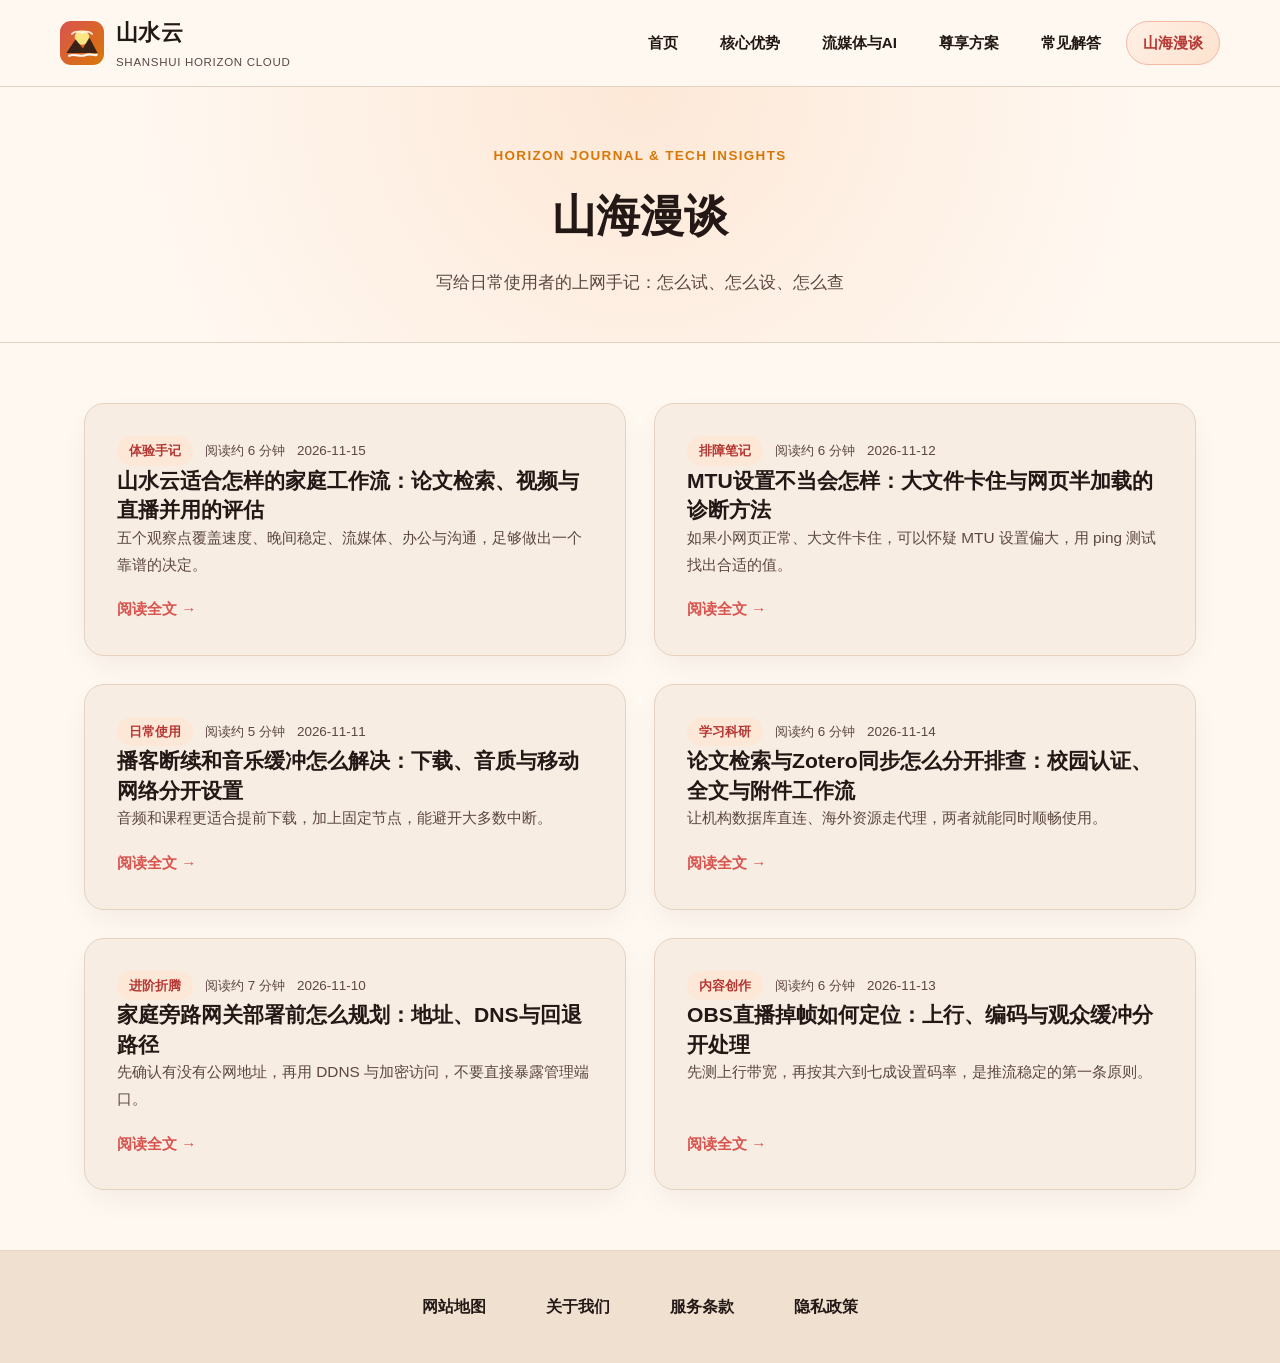
<file: horizon-journal.html>
<!DOCTYPE html>

<html lang="zh-CN">
<head>
<meta charset="utf-8"/>
<meta content="width=device-width, initial-scale=1.0" name="viewport"/>
<title>山海漫谈：使用手记、排障与设置指南 - 山水云</title>
<meta content="山水云山海漫谈：体验观察点、文献检索分流、直播推流设置、MTU 自查、播客与网课稳定播放、家庭服务器远程访问。" name="description"/>
<meta content="山海漫谈,山水云测评,MTU优化,软路由透明网关,学术文献检索,跨境直播推流,网络加速专栏" name="keywords"/>
<link href="https://shanshui-yun.mom/horizon-journal.html" rel="canonical"/>
<meta content="website" property="og:type"/>
<meta content="山水云" property="og:site_name"/>
<meta content="山海漫谈 - 山水云网络架构洞察与全球流媒体加速技术专栏" property="og:title"/>
<meta content="探索跨洋网络传输底层技术与数字游民高效工具指南，尽在山水云山海漫谈专栏。" property="og:description"/>
<meta content="https://shanshui-yun.mom/horizon-journal.html" property="og:url"/>
<meta content="https://shanshui-yun.mom/hero-canyon-horizon.svg" property="og:image"/>
<link href="style.css" rel="stylesheet"/>
</head>
<body>
<header class="site-header">
<div class="container header-inner">
<a aria-label="山水云首页" class="brand-logo" href="index.html">
<svg aria-label="山水云落日山峦流云标志" fill="none" role="img" viewbox="0 0 48 48" xmlns="http://www.w3.org/2000/svg">
<defs>
<lineargradient id="logoBadgeGrad" x1="0%" x2="100%" y1="0%" y2="100%">
<stop offset="0%" stop-color="#D9534F"></stop>
<stop offset="100%" stop-color="#D97706"></stop>
</lineargradient>
</defs>
<rect fill="url(#logoBadgeGrad)" height="48" rx="12" width="48"></rect>
<circle cx="24" cy="18" fill="#FEF08A" opacity="0.92" r="8"></circle>
<path d="M7 35 L17 20 L25 30 L32 18 L41 35 Z" fill="#231815" opacity="0.88"></path>
<path d="M10 38 C16 35, 22 40, 28 37 C33 35, 37 38, 40 37" stroke="#FFF8F1" stroke-linecap="round" stroke-width="2.4"></path>
<path d="M13 14 C16 11, 21 11, 24 13 C27 11, 32 11, 35 14" opacity="0.9" stroke="#FFF8F1" stroke-linecap="round" stroke-width="2"></path>
</svg>
<div>
          山水云
          <span class="brand-sub">SHANSHUI HORIZON CLOUD</span>
</div>
</a>
<nav aria-label="主导航" class="main-nav">
<a href="index.html">首页</a>
<a href="index.html#advantages">核心优势</a>
<a href="index.html#streaming">流媒体与AI</a>
<a href="index.html#pricing">尊享方案</a>
<a href="index.html#faq">常见解答</a>
<a class="nav-hub-pill active" href="horizon-journal.html">山海漫谈</a>
</nav>
</div>
</header>
<main>
<section class="page-hero">
<div class="container">
<span class="section-eyebrow">HORIZON JOURNAL &amp; TECH INSIGHTS</span>
<h1>山海漫谈</h1>
<p>写给日常使用者的上网手记：怎么试、怎么设、怎么查</p>
</div>
</section>
<section class="container">
<div class="article-cards-grid">
<!-- Article Card 1 (Brand) -->
<article class="article-card">
<div>
<div class="article-meta">
<span class="article-cat">体验手记</span>
<span>阅读约 6 分钟</span>
<span>2026-11-15</span>
</div>
<h2><a href="shanshui-cloud-experience-report.html">山水云适合怎样的家庭工作流：论文检索、视频与直播并用的评估</a></h2>
<p>五个观察点覆盖速度、晚间稳定、流媒体、办公与沟通，足够做出一个靠谱的决定。</p>
</div>
<a class="read-more-link" href="shanshui-cloud-experience-report.html">阅读全文 →</a>
</article>
<!-- Article Card 2 -->
<article class="article-card">
<div>
<div class="article-meta">
<span class="article-cat">排障笔记</span>
<span>阅读约 6 分钟</span>
<span>2026-11-12</span>
</div>
<h2><a href="mtu-mss-packet-fragmentation-fix.html">MTU设置不当会怎样：大文件卡住与网页半加载的诊断方法</a></h2>
<p>如果小网页正常、大文件卡住，可以怀疑 MTU 设置偏大，用 ping 测试找出合适的值。</p>
</div>
<a class="read-more-link" href="mtu-mss-packet-fragmentation-fix.html">阅读全文 →</a>
</article>
<!-- Article Card 3 -->
<article class="article-card">
<div>
<div class="article-meta">
<span class="article-cat">日常使用</span>
<span>阅读约 5 分钟</span>
<span>2026-11-11</span>
</div>
<h2><a href="podcast-lossless-audio-streaming.html">播客断续和音乐缓冲怎么解决：下载、音质与移动网络分开设置</a></h2>
<p>音频和课程更适合提前下载，加上固定节点，能避开大多数中断。</p>
</div>
<a class="read-more-link" href="podcast-lossless-audio-streaming.html">阅读全文 →</a>
</article>
<!-- Article Card 4 -->
<article class="article-card">
<div>
<div class="article-meta">
<span class="article-cat">学习科研</span>
<span>阅读约 6 分钟</span>
<span>2026-11-14</span>
</div>
<h2><a href="academic-literature-retrieval-workflow.html">论文检索与Zotero同步怎么分开排查：校园认证、全文与附件工作流</a></h2>
<p>让机构数据库直连、海外资源走代理，两者就能同时顺畅使用。</p>
</div>
<a class="read-more-link" href="academic-literature-retrieval-workflow.html">阅读全文 →</a>
</article>
<!-- Article Card 5 -->
<article class="article-card">
<div>
<div class="article-meta">
<span class="article-cat">进阶折腾</span>
<span>阅读约 7 分钟</span>
<span>2026-11-10</span>
</div>
<h2><a href="router-transparent-gateway-deployment.html">家庭旁路网关部署前怎么规划：地址、DNS与回退路径</a></h2>
<p>先确认有没有公网地址，再用 DDNS 与加密访问，不要直接暴露管理端口。</p>
</div>
<a class="read-more-link" href="router-transparent-gateway-deployment.html">阅读全文 →</a>
</article>
<!-- Article Card 6 -->
<article class="article-card">
<div>
<div class="article-meta">
<span class="article-cat">内容创作</span>
<span>阅读约 6 分钟</span>
<span>2026-11-13</span>
</div>
<h2><a href="cross-border-live-broadcast-uplink.html">OBS直播掉帧如何定位：上行、编码与观众缓冲分开处理</a></h2>
<p>先测上行带宽，再按其六到七成设置码率，是推流稳定的第一条原则。</p>
</div>
<a class="read-more-link" href="cross-border-live-broadcast-uplink.html">阅读全文 →</a>
</article>
</div>
</section>
</main>
<footer class="site-footer">
<div class="container">
<nav aria-label="页脚导航" class="footer-links">
<a href="sitemap.html">网站地图</a>
<a href="about.html">关于我们</a>
<a href="terms.html">服务条款</a>
<a href="privacy.html">隐私政策</a>
</nav>
</div>
</footer>
</body>
</html>
</file>
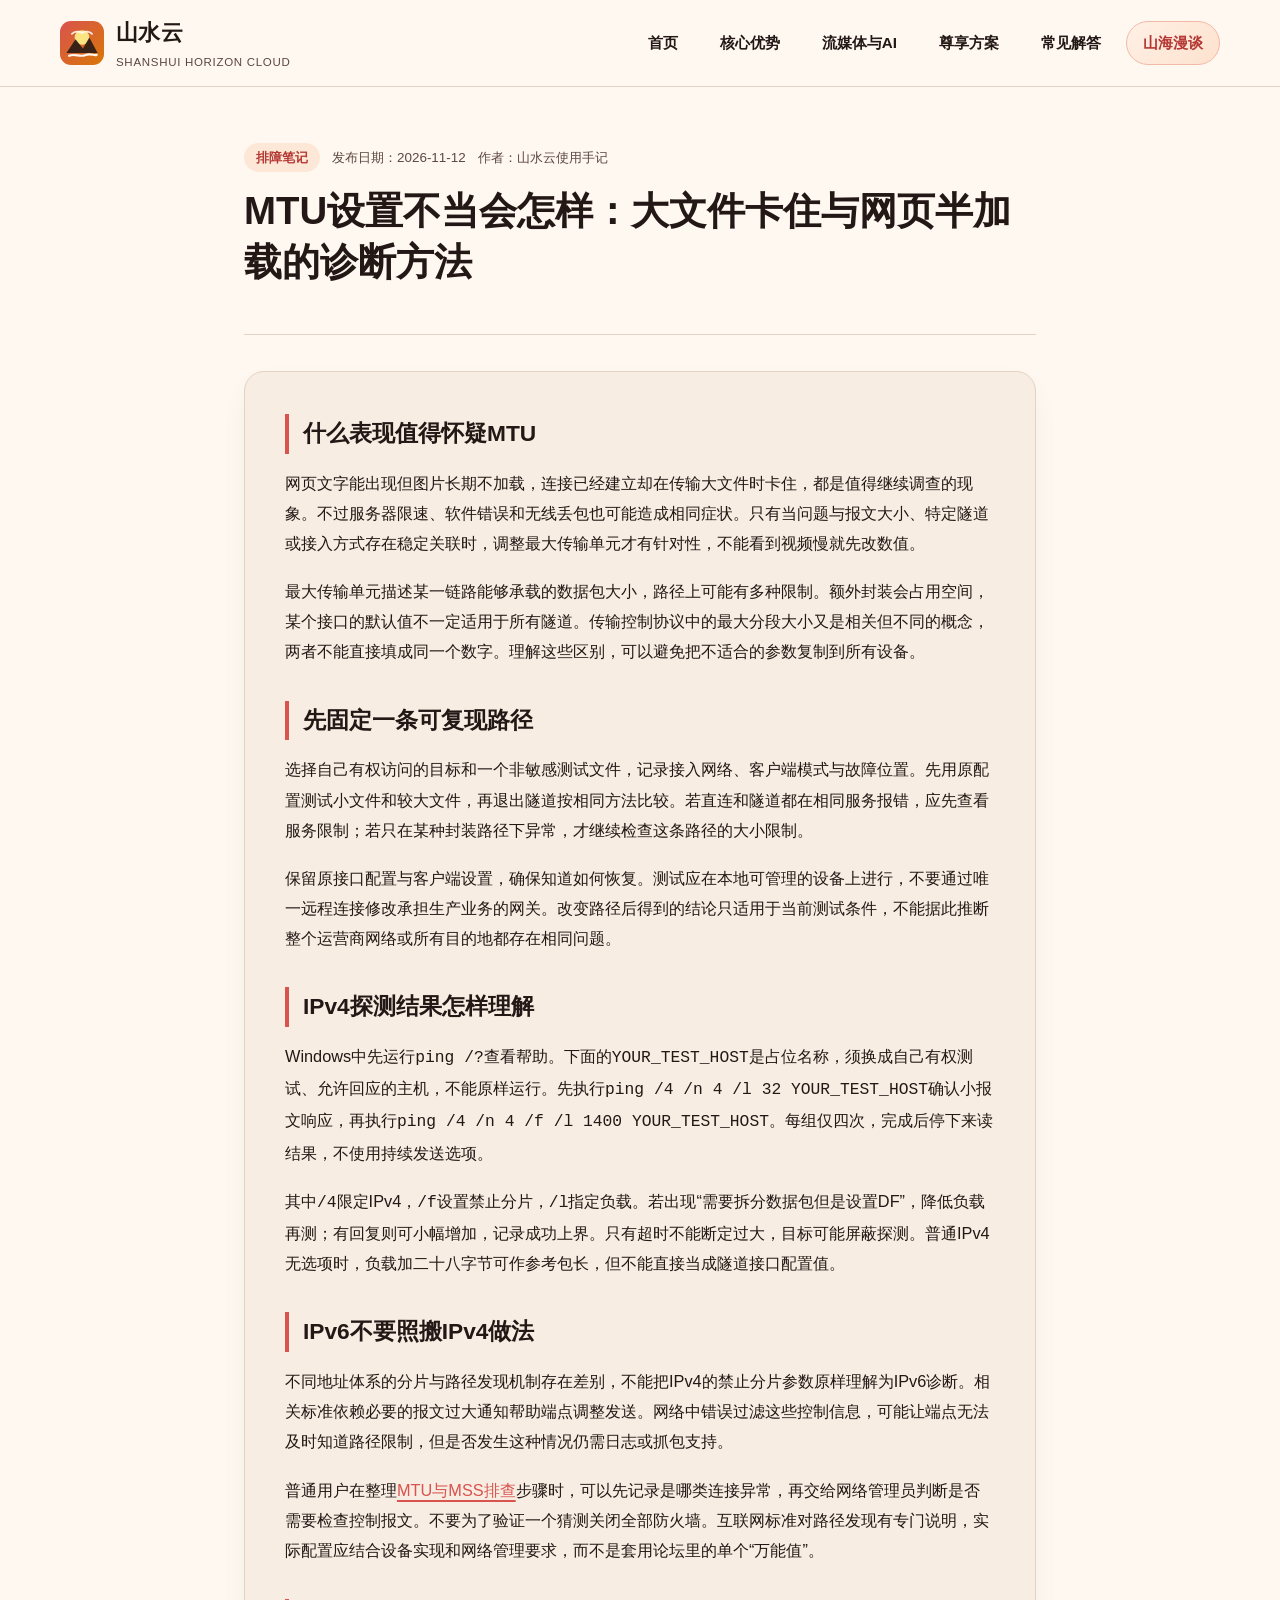
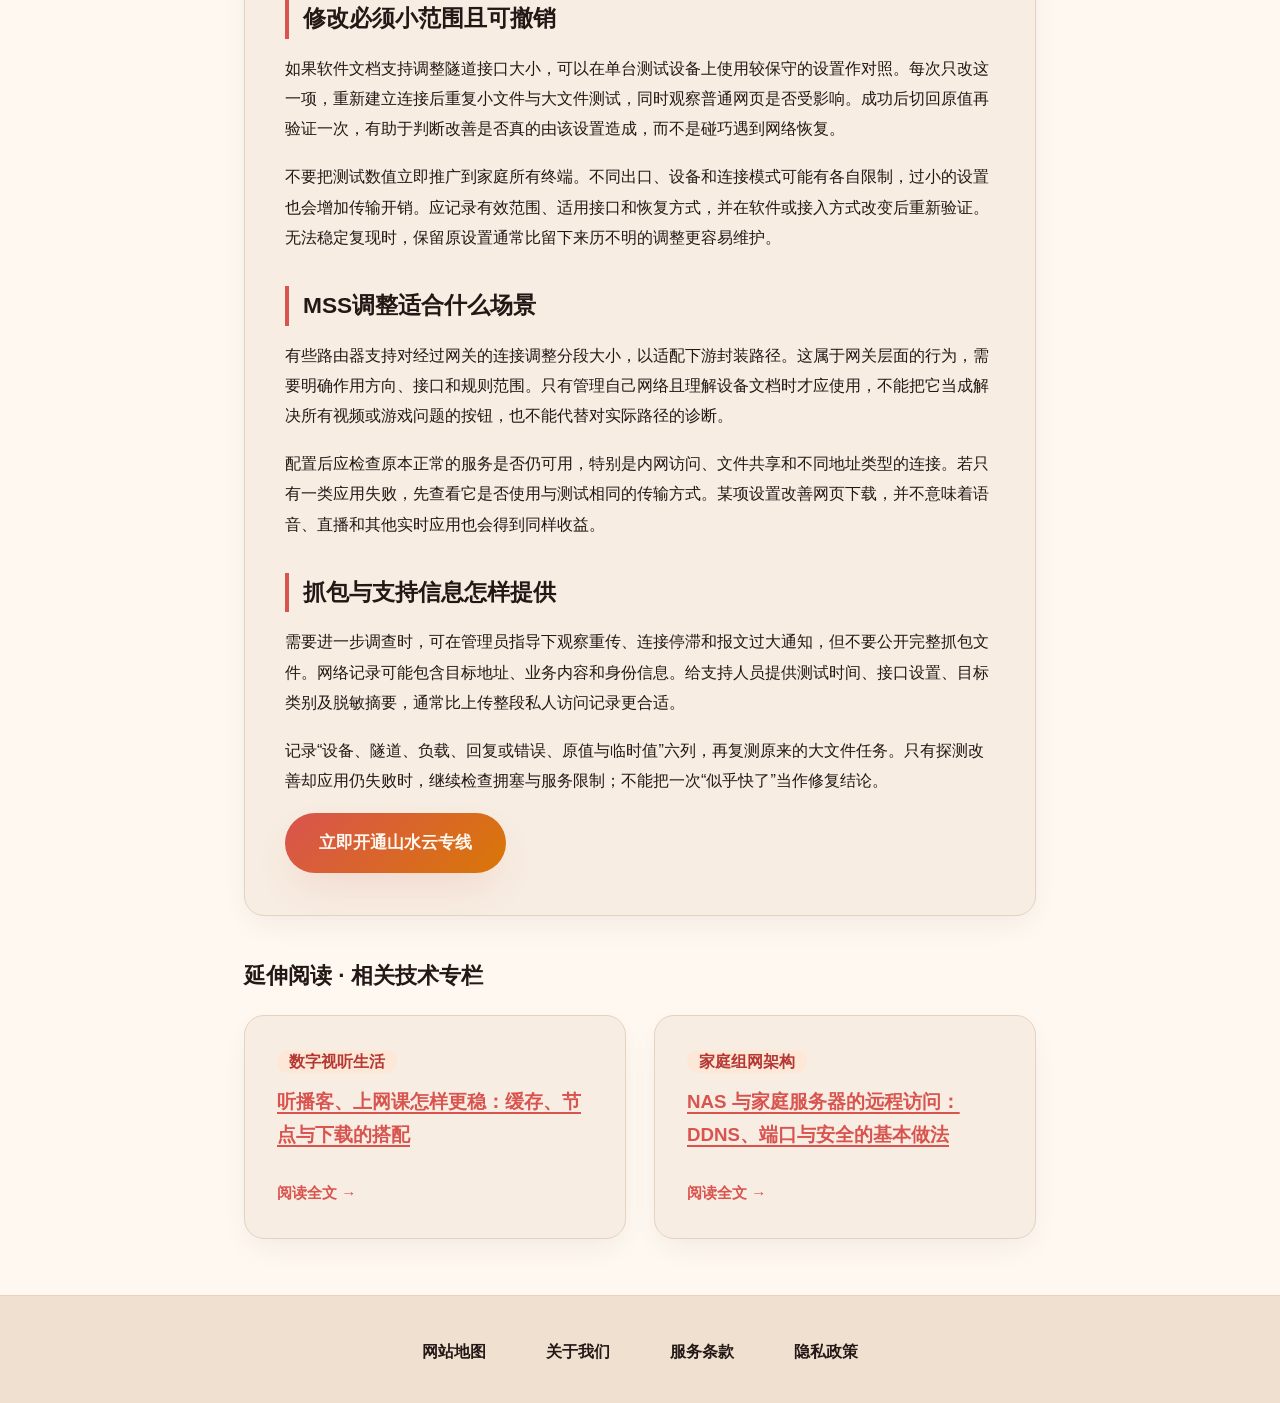
<file: mtu-mss-packet-fragmentation-fix.html>
<!DOCTYPE html>

<html lang="zh-CN">
<head>
<meta charset="utf-8"/>
<meta content="width=device-width, initial-scale=1.0" name="viewport"/>
<title>MTU设置不当会怎样：大文件卡住与网页半加载的诊断方法</title>
<meta content="MTU设置不当会怎样：大文件卡住与网页半加载的诊断方法，从具体工作流梳理设置顺序、观察指标与异常处理，提供可重复的操作方法和适用边界。" name="description"/>
<link href="https://shanshui-yun.mom/mtu-mss-packet-fragmentation-fix.html" rel="canonical"/>
<meta content="article" property="og:type"/>
<meta content="山水云" property="og:site_name"/>
<meta content="MTU设置不当会怎样：大文件卡住与网页半加载的诊断方法" property="og:title"/>
<meta content="MTU设置不当会怎样：大文件卡住与网页半加载的诊断方法，从具体工作流梳理设置顺序、观察指标与异常处理，提供可重复的操作方法和适用边界。" property="og:description"/>
<meta content="https://shanshui-yun.mom/mtu-mss-packet-fragmentation-fix.html" property="og:url"/>
<link href="style.css" rel="stylesheet"/>
</head>
<body>
<header class="site-header">
<div class="container header-inner">
<a aria-label="山水云首页" class="brand-logo" href="index.html">
<svg aria-label="山水云落日山峦流云标志" fill="none" role="img" viewbox="0 0 48 48" xmlns="http://www.w3.org/2000/svg">
<defs>
<lineargradient id="logoBadgeGrad" x1="0%" x2="100%" y1="0%" y2="100%">
<stop offset="0%" stop-color="#D9534F"></stop>
<stop offset="100%" stop-color="#D97706"></stop>
</lineargradient>
</defs>
<rect fill="url(#logoBadgeGrad)" height="48" rx="12" width="48"></rect>
<circle cx="24" cy="18" fill="#FEF08A" opacity="0.92" r="8"></circle>
<path d="M7 35 L17 20 L25 30 L32 18 L41 35 Z" fill="#231815" opacity="0.88"></path>
<path d="M10 38 C16 35, 22 40, 28 37 C33 35, 37 38, 40 37" stroke="#FFF8F1" stroke-linecap="round" stroke-width="2.4"></path>
<path d="M13 14 C16 11, 21 11, 24 13 C27 11, 32 11, 35 14" opacity="0.9" stroke="#FFF8F1" stroke-linecap="round" stroke-width="2"></path>
</svg>
<div>
          山水云
          <span class="brand-sub">SHANSHUI HORIZON CLOUD</span>
</div>
</a>
<nav aria-label="主导航" class="main-nav">
<a href="index.html">首页</a>
<a href="index.html#advantages">核心优势</a>
<a href="index.html#streaming">流媒体与AI</a>
<a href="index.html#pricing">尊享方案</a>
<a href="index.html#faq">常见解答</a>
<a class="nav-hub-pill active" href="horizon-journal.html">山海漫谈</a>
</nav>
</div>
</header>
<main class="article-container">
<header class="article-header">
<div class="article-meta">
<span class="article-cat">排障笔记</span>
<span>发布日期：2026-11-12</span>
<span>作者：山水云使用手记</span>
</div>
<h1>MTU设置不当会怎样：大文件卡住与网页半加载的诊断方法</h1>
</header>
<article class="article-body"><div data-swc-article-body="2026-11-16"><h2>什么表现值得怀疑MTU</h2>
<p>网页文字能出现但图片长期不加载，连接已经建立却在传输大文件时卡住，都是值得继续调查的现象。不过服务器限速、软件错误和无线丢包也可能造成相同症状。只有当问题与报文大小、特定隧道或接入方式存在稳定关联时，调整最大传输单元才有针对性，不能看到视频慢就先改数值。</p>
<p>最大传输单元描述某一链路能够承载的数据包大小，路径上可能有多种限制。额外封装会占用空间，某个接口的默认值不一定适用于所有隧道。传输控制协议中的最大分段大小又是相关但不同的概念，两者不能直接填成同一个数字。理解这些区别，可以避免把不适合的参数复制到所有设备。</p>
<h2>先固定一条可复现路径</h2>
<p>选择自己有权访问的目标和一个非敏感测试文件，记录接入网络、客户端模式与故障位置。先用原配置测试小文件和较大文件，再退出隧道按相同方法比较。若直连和隧道都在相同服务报错，应先查看服务限制；若只在某种封装路径下异常，才继续检查这条路径的大小限制。</p>
<p>保留原接口配置与客户端设置，确保知道如何恢复。测试应在本地可管理的设备上进行，不要通过唯一远程连接修改承担生产业务的网关。改变路径后得到的结论只适用于当前测试条件，不能据此推断整个运营商网络或所有目的地都存在相同问题。</p>
<h2>IPv4探测结果怎样理解</h2>
<p>Windows中先运行<code>ping /?</code>查看帮助。下面的<code>YOUR_TEST_HOST</code>是占位名称，须换成自己有权测试、允许回应的主机，不能原样运行。先执行<code>ping /4 /n 4 /l 32 YOUR_TEST_HOST</code>确认小报文响应，再执行<code>ping /4 /n 4 /f /l 1400 YOUR_TEST_HOST</code>。每组仅四次，完成后停下来读结果，不使用持续发送选项。</p>
<p>其中<code>/4</code>限定IPv4，<code>/f</code>设置禁止分片，<code>/l</code>指定负载。若出现“需要拆分数据包但是设置DF”，降低负载再测；有回复则可小幅增加，记录成功上界。只有超时不能断定过大，目标可能屏蔽探测。普通IPv4无选项时，负载加二十八字节可作参考包长，但不能直接当成隧道接口配置值。</p>
<h2>IPv6不要照搬IPv4做法</h2>
<p>不同地址体系的分片与路径发现机制存在差别，不能把IPv4的禁止分片参数原样理解为IPv6诊断。相关标准依赖必要的报文过大通知帮助端点调整发送。网络中错误过滤这些控制信息，可能让端点无法及时知道路径限制，但是否发生这种情况仍需日志或抓包支持。</p>
<p>普通用户在整理<a href="https://dajichang.mom/">MTU与MSS排查</a>步骤时，可以先记录是哪类连接异常，再交给网络管理员判断是否需要检查控制报文。不要为了验证一个猜测关闭全部防火墙。互联网标准对路径发现有专门说明，实际配置应结合设备实现和网络管理要求，而不是套用论坛里的单个“万能值”。</p>
<h2>修改必须小范围且可撤销</h2>
<p>如果软件文档支持调整隧道接口大小，可以在单台测试设备上使用较保守的设置作对照。每次只改这一项，重新建立连接后重复小文件与大文件测试，同时观察普通网页是否受影响。成功后切回原值再验证一次，有助于判断改善是否真的由该设置造成，而不是碰巧遇到网络恢复。</p>
<p>不要把测试数值立即推广到家庭所有终端。不同出口、设备和连接模式可能有各自限制，过小的设置也会增加传输开销。应记录有效范围、适用接口和恢复方式，并在软件或接入方式改变后重新验证。无法稳定复现时，保留原设置通常比留下来历不明的调整更容易维护。</p>
<h2>MSS调整适合什么场景</h2>
<p>有些路由器支持对经过网关的连接调整分段大小，以适配下游封装路径。这属于网关层面的行为，需要明确作用方向、接口和规则范围。只有管理自己网络且理解设备文档时才应使用，不能把它当成解决所有视频或游戏问题的按钮，也不能代替对实际路径的诊断。</p>
<p>配置后应检查原本正常的服务是否仍可用，特别是内网访问、文件共享和不同地址类型的连接。若只有一类应用失败，先查看它是否使用与测试相同的传输方式。某项设置改善网页下载，并不意味着语音、直播和其他实时应用也会得到同样收益。</p>
<h2>抓包与支持信息怎样提供</h2>
<p>需要进一步调查时，可在管理员指导下观察重传、连接停滞和报文过大通知，但不要公开完整抓包文件。网络记录可能包含目标地址、业务内容和身份信息。给支持人员提供测试时间、接口设置、目标类别及脱敏摘要，通常比上传整段私人访问记录更合适。</p>
<p>记录“设备、隧道、负载、回复或错误、原值与临时值”六列，再复测原来的大文件任务。只有探测改善却应用仍失败时，继续检查拥塞与服务限制；不能把一次“似乎快了”当作修复结论。</p></div><div class="article-original-promotion"><a class="btn-primary" href="https://ww012.twilightaff.com/#/?code=A56DH1Af" rel="nofollow" target="_blank">立即开通山水云专线</a></div></article>
<section style="margin-top: 40px;">
<h2 class="section-title" style="font-size: 1.4rem; margin-bottom: 20px;">延伸阅读 · 相关技术专栏</h2>
<div class="article-cards-grid" style="padding: 0;">
<article class="article-card">
<div>
<span class="article-cat">数字视听生活</span>
<h3 style="margin: 10px 0;"><a href="podcast-lossless-audio-streaming.html">听播客、上网课怎样更稳：缓存、节点与下载的搭配</a></h3>
</div>
<a class="read-more-link" href="podcast-lossless-audio-streaming.html">阅读全文 →</a>
</article>
<article class="article-card">
<div>
<span class="article-cat">家庭组网架构</span>
<h3 style="margin: 10px 0;"><a href="router-transparent-gateway-deployment.html">NAS 与家庭服务器的远程访问：DDNS、端口与安全的基本做法</a></h3>
</div>
<a class="read-more-link" href="router-transparent-gateway-deployment.html">阅读全文 →</a>
</article>
</div>
</section>
</main>
<footer class="site-footer">
<div class="container">
<nav aria-label="页脚导航" class="footer-links">
<a href="sitemap.html">网站地图</a>
<a href="about.html">关于我们</a>
<a href="terms.html">服务条款</a>
<a href="privacy.html">隐私政策</a>
</nav>
</div>
</footer>
</body>
</html>
</file>
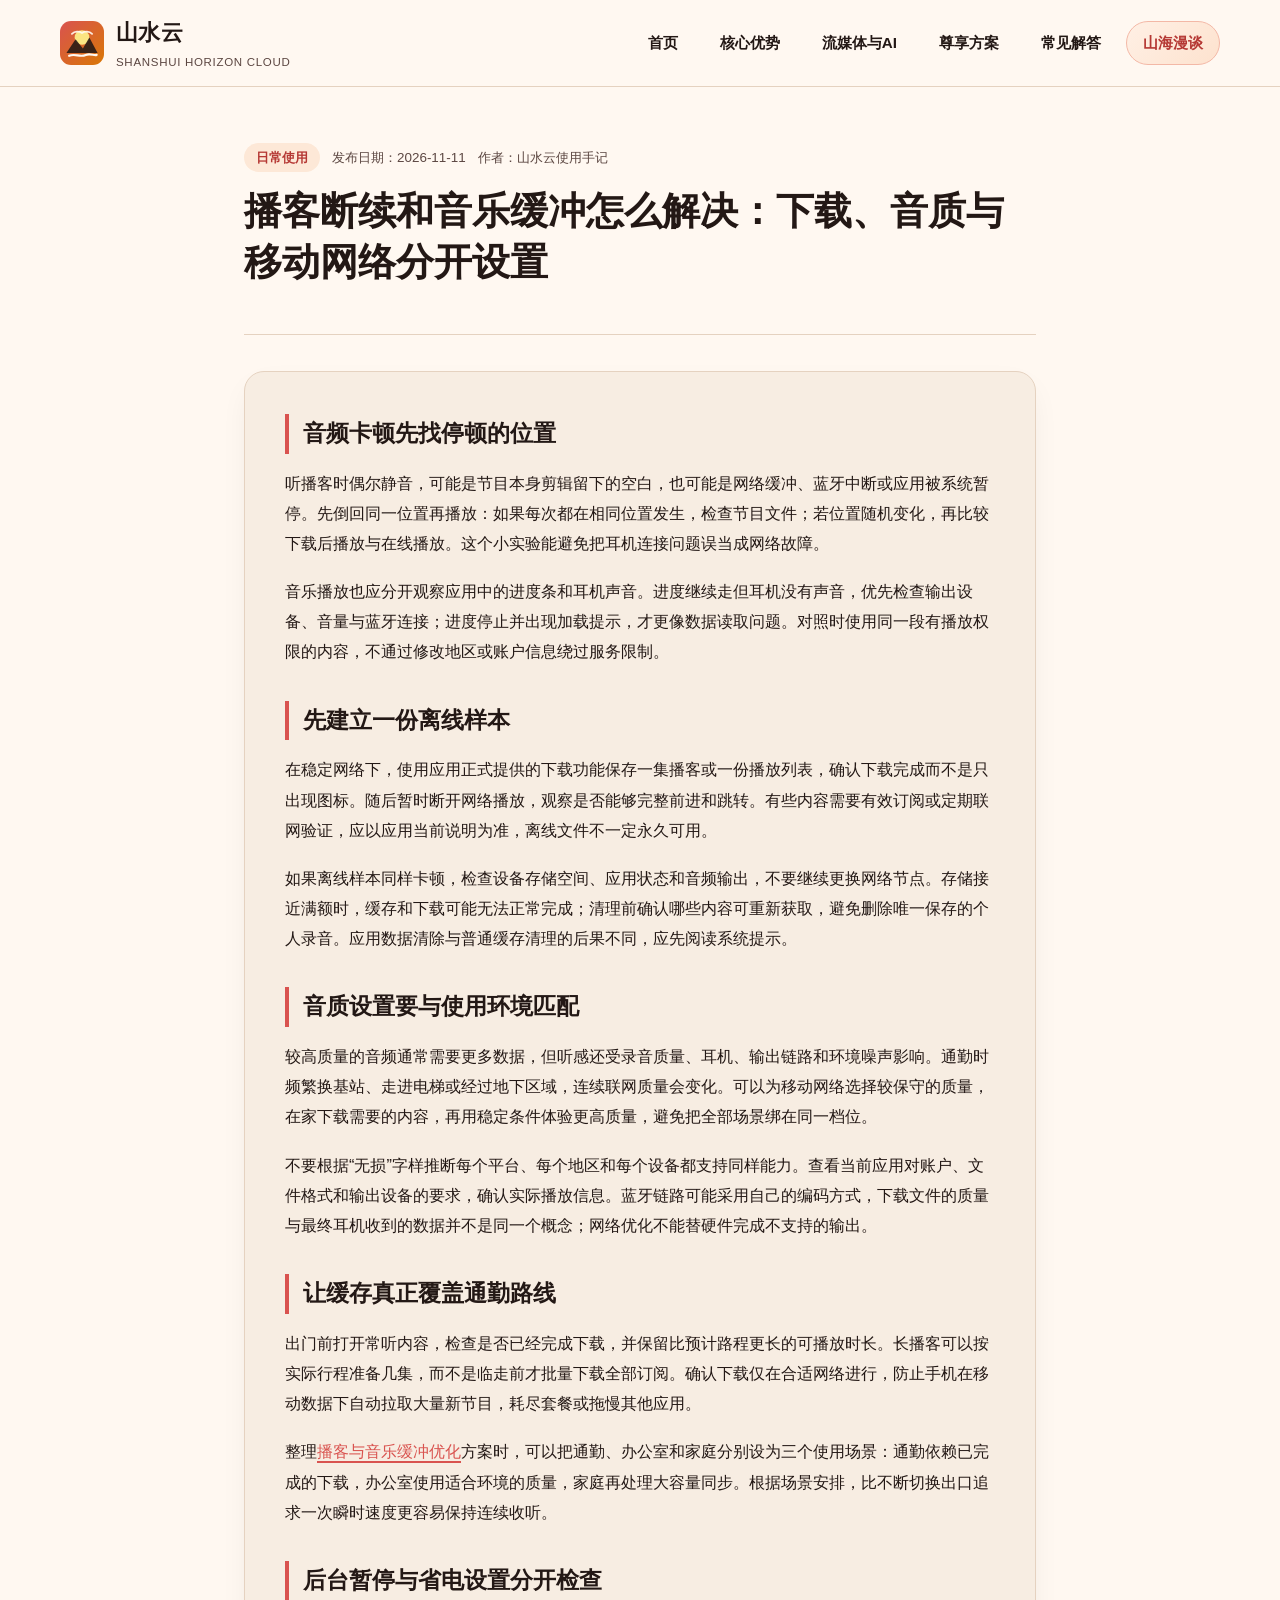
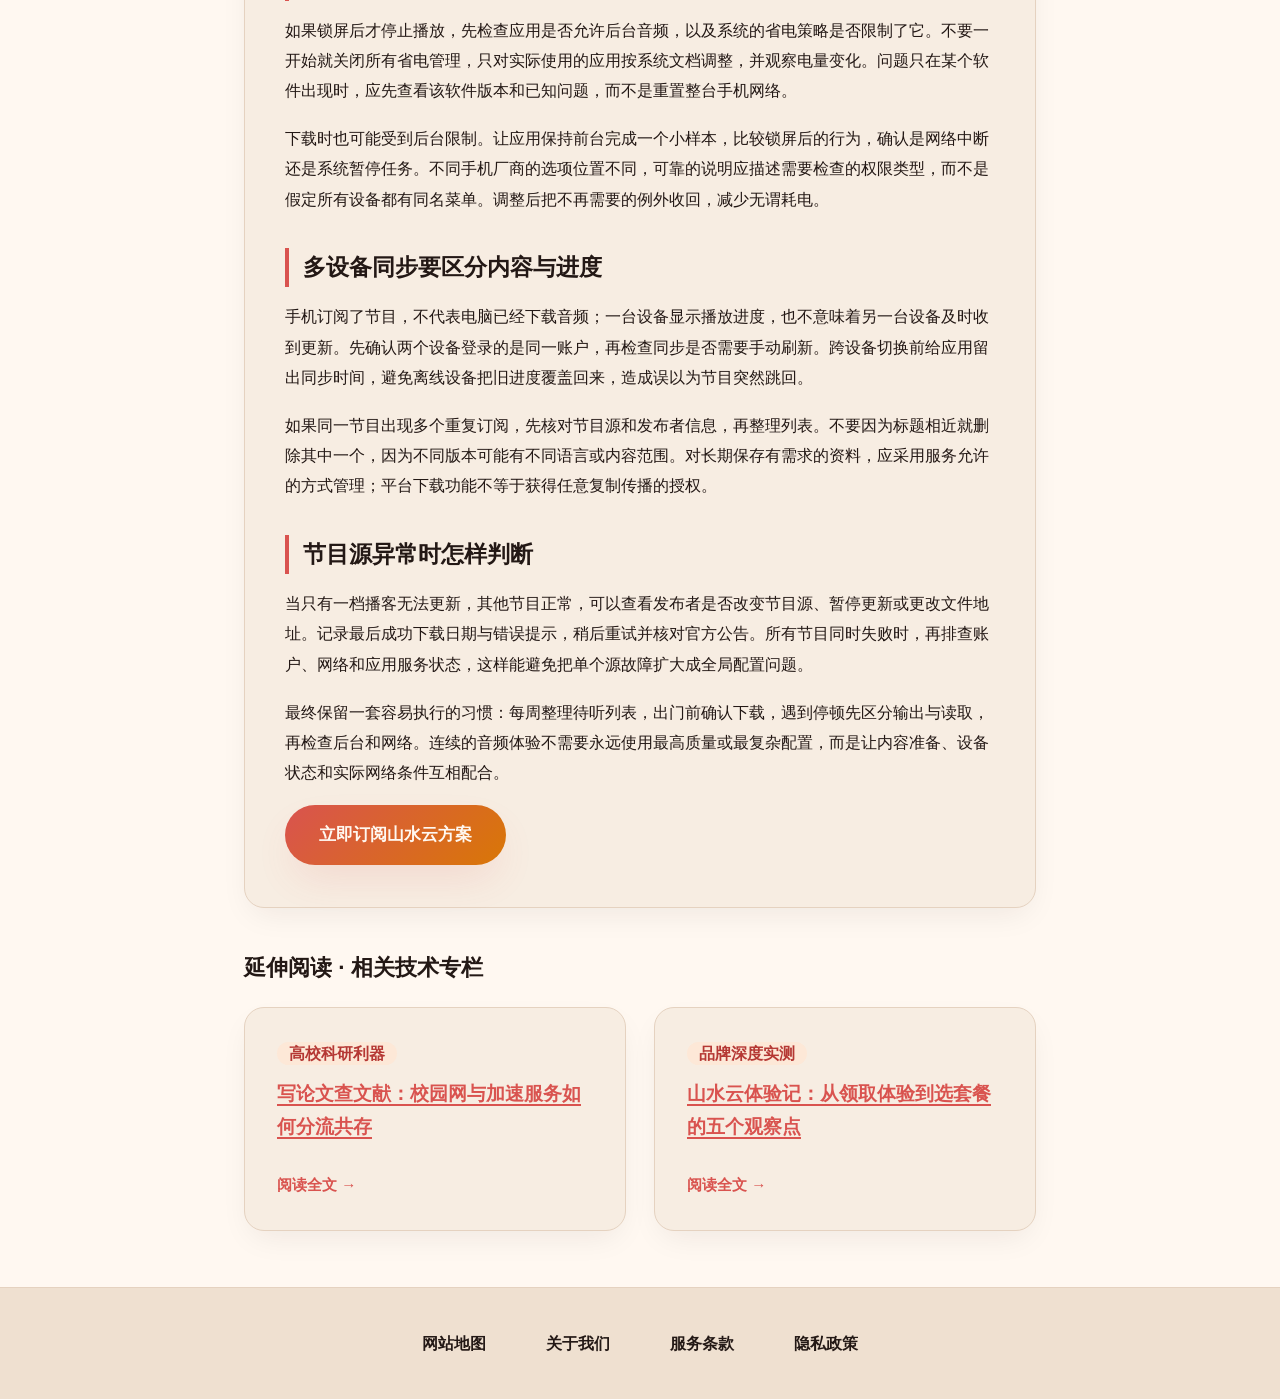
<file: podcast-lossless-audio-streaming.html>
<!DOCTYPE html>

<html lang="zh-CN">
<head>
<meta charset="utf-8"/>
<meta content="width=device-width, initial-scale=1.0" name="viewport"/>
<title>播客断续和音乐缓冲怎么解决：下载、音质与移动网络分开设置</title>
<meta content="播客断续和音乐缓冲怎么解决：下载、音质与移动网络分开设置，从具体工作流梳理设置顺序、观察指标与异常处理，提供可重复的操作方法和适用边界。" name="description"/>
<link href="https://shanshui-yun.mom/podcast-lossless-audio-streaming.html" rel="canonical"/>
<meta content="article" property="og:type"/>
<meta content="山水云" property="og:site_name"/>
<meta content="播客断续和音乐缓冲怎么解决：下载、音质与移动网络分开设置" property="og:title"/>
<meta content="播客断续和音乐缓冲怎么解决：下载、音质与移动网络分开设置，从具体工作流梳理设置顺序、观察指标与异常处理，提供可重复的操作方法和适用边界。" property="og:description"/>
<meta content="https://shanshui-yun.mom/podcast-lossless-audio-streaming.html" property="og:url"/>
<link href="style.css" rel="stylesheet"/>
</head>
<body>
<header class="site-header">
<div class="container header-inner">
<a aria-label="山水云首页" class="brand-logo" href="index.html">
<svg aria-label="山水云落日山峦流云标志" fill="none" role="img" viewbox="0 0 48 48" xmlns="http://www.w3.org/2000/svg">
<defs>
<lineargradient id="logoBadgeGrad" x1="0%" x2="100%" y1="0%" y2="100%">
<stop offset="0%" stop-color="#D9534F"></stop>
<stop offset="100%" stop-color="#D97706"></stop>
</lineargradient>
</defs>
<rect fill="url(#logoBadgeGrad)" height="48" rx="12" width="48"></rect>
<circle cx="24" cy="18" fill="#FEF08A" opacity="0.92" r="8"></circle>
<path d="M7 35 L17 20 L25 30 L32 18 L41 35 Z" fill="#231815" opacity="0.88"></path>
<path d="M10 38 C16 35, 22 40, 28 37 C33 35, 37 38, 40 37" stroke="#FFF8F1" stroke-linecap="round" stroke-width="2.4"></path>
<path d="M13 14 C16 11, 21 11, 24 13 C27 11, 32 11, 35 14" opacity="0.9" stroke="#FFF8F1" stroke-linecap="round" stroke-width="2"></path>
</svg>
<div>
          山水云
          <span class="brand-sub">SHANSHUI HORIZON CLOUD</span>
</div>
</a>
<nav aria-label="主导航" class="main-nav">
<a href="index.html">首页</a>
<a href="index.html#advantages">核心优势</a>
<a href="index.html#streaming">流媒体与AI</a>
<a href="index.html#pricing">尊享方案</a>
<a href="index.html#faq">常见解答</a>
<a class="nav-hub-pill active" href="horizon-journal.html">山海漫谈</a>
</nav>
</div>
</header>
<main class="article-container">
<header class="article-header">
<div class="article-meta">
<span class="article-cat">日常使用</span>
<span>发布日期：2026-11-11</span>
<span>作者：山水云使用手记</span>
</div>
<h1>播客断续和音乐缓冲怎么解决：下载、音质与移动网络分开设置</h1>
</header>
<article class="article-body"><div data-swc-article-body="2026-11-16"><h2>音频卡顿先找停顿的位置</h2>
<p>听播客时偶尔静音，可能是节目本身剪辑留下的空白，也可能是网络缓冲、蓝牙中断或应用被系统暂停。先倒回同一位置再播放：如果每次都在相同位置发生，检查节目文件；若位置随机变化，再比较下载后播放与在线播放。这个小实验能避免把耳机连接问题误当成网络故障。</p>
<p>音乐播放也应分开观察应用中的进度条和耳机声音。进度继续走但耳机没有声音，优先检查输出设备、音量与蓝牙连接；进度停止并出现加载提示，才更像数据读取问题。对照时使用同一段有播放权限的内容，不通过修改地区或账户信息绕过服务限制。</p>
<h2>先建立一份离线样本</h2>
<p>在稳定网络下，使用应用正式提供的下载功能保存一集播客或一份播放列表，确认下载完成而不是只出现图标。随后暂时断开网络播放，观察是否能够完整前进和跳转。有些内容需要有效订阅或定期联网验证，应以应用当前说明为准，离线文件不一定永久可用。</p>
<p>如果离线样本同样卡顿，检查设备存储空间、应用状态和音频输出，不要继续更换网络节点。存储接近满额时，缓存和下载可能无法正常完成；清理前确认哪些内容可重新获取，避免删除唯一保存的个人录音。应用数据清除与普通缓存清理的后果不同，应先阅读系统提示。</p>
<h2>音质设置要与使用环境匹配</h2>
<p>较高质量的音频通常需要更多数据，但听感还受录音质量、耳机、输出链路和环境噪声影响。通勤时频繁换基站、走进电梯或经过地下区域，连续联网质量会变化。可以为移动网络选择较保守的质量，在家下载需要的内容，再用稳定条件体验更高质量，避免把全部场景绑在同一档位。</p>
<p>不要根据“无损”字样推断每个平台、每个地区和每个设备都支持同样能力。查看当前应用对账户、文件格式和输出设备的要求，确认实际播放信息。蓝牙链路可能采用自己的编码方式，下载文件的质量与最终耳机收到的数据并不是同一个概念；网络优化不能替硬件完成不支持的输出。</p>
<h2>让缓存真正覆盖通勤路线</h2>
<p>出门前打开常听内容，检查是否已经完成下载，并保留比预计路程更长的可播放时长。长播客可以按实际行程准备几集，而不是临走前才批量下载全部订阅。确认下载仅在合适网络进行，防止手机在移动数据下自动拉取大量新节目，耗尽套餐或拖慢其他应用。</p>
<p>整理<a href="https://dajichang.mom/">播客与音乐缓冲优化</a>方案时，可以把通勤、办公室和家庭分别设为三个使用场景：通勤依赖已完成的下载，办公室使用适合环境的质量，家庭再处理大容量同步。根据场景安排，比不断切换出口追求一次瞬时速度更容易保持连续收听。</p>
<h2>后台暂停与省电设置分开检查</h2>
<p>如果锁屏后才停止播放，先检查应用是否允许后台音频，以及系统的省电策略是否限制了它。不要一开始就关闭所有省电管理，只对实际使用的应用按系统文档调整，并观察电量变化。问题只在某个软件出现时，应先查看该软件版本和已知问题，而不是重置整台手机网络。</p>
<p>下载时也可能受到后台限制。让应用保持前台完成一个小样本，比较锁屏后的行为，确认是网络中断还是系统暂停任务。不同手机厂商的选项位置不同，可靠的说明应描述需要检查的权限类型，而不是假定所有设备都有同名菜单。调整后把不再需要的例外收回，减少无谓耗电。</p>
<h2>多设备同步要区分内容与进度</h2>
<p>手机订阅了节目，不代表电脑已经下载音频；一台设备显示播放进度，也不意味着另一台设备及时收到更新。先确认两个设备登录的是同一账户，再检查同步是否需要手动刷新。跨设备切换前给应用留出同步时间，避免离线设备把旧进度覆盖回来，造成误以为节目突然跳回。</p>
<p>如果同一节目出现多个重复订阅，先核对节目源和发布者信息，再整理列表。不要因为标题相近就删除其中一个，因为不同版本可能有不同语言或内容范围。对长期保存有需求的资料，应采用服务允许的方式管理；平台下载功能不等于获得任意复制传播的授权。</p>
<h2>节目源异常时怎样判断</h2>
<p>当只有一档播客无法更新，其他节目正常，可以查看发布者是否改变节目源、暂停更新或更改文件地址。记录最后成功下载日期与错误提示，稍后重试并核对官方公告。所有节目同时失败时，再排查账户、网络和应用服务状态，这样能避免把单个源故障扩大成全局配置问题。</p>
<p>最终保留一套容易执行的习惯：每周整理待听列表，出门前确认下载，遇到停顿先区分输出与读取，再检查后台和网络。连续的音频体验不需要永远使用最高质量或最复杂配置，而是让内容准备、设备状态和实际网络条件互相配合。</p></div><div class="article-original-promotion"><a class="btn-primary" href="https://ww012.twilightaff.com/#/?code=A56DH1Af" rel="nofollow" target="_blank">立即订阅山水云方案</a></div></article>
<section style="margin-top: 40px;">
<h2 class="section-title" style="font-size: 1.4rem; margin-bottom: 20px;">延伸阅读 · 相关技术专栏</h2>
<div class="article-cards-grid" style="padding: 0;">
<article class="article-card">
<div>
<span class="article-cat">高校科研利器</span>
<h3 style="margin: 10px 0;"><a href="academic-literature-retrieval-workflow.html">写论文查文献：校园网与加速服务如何分流共存</a></h3>
</div>
<a class="read-more-link" href="academic-literature-retrieval-workflow.html">阅读全文 →</a>
</article>
<article class="article-card">
<div>
<span class="article-cat">品牌深度实测</span>
<h3 style="margin: 10px 0;"><a href="shanshui-cloud-experience-report.html">山水云体验记：从领取体验到选套餐的五个观察点</a></h3>
</div>
<a class="read-more-link" href="shanshui-cloud-experience-report.html">阅读全文 →</a>
</article>
</div>
</section>
</main>
<footer class="site-footer">
<div class="container">
<nav aria-label="页脚导航" class="footer-links">
<a href="sitemap.html">网站地图</a>
<a href="about.html">关于我们</a>
<a href="terms.html">服务条款</a>
<a href="privacy.html">隐私政策</a>
</nav>
</div>
</footer>
</body>
</html>
</file>
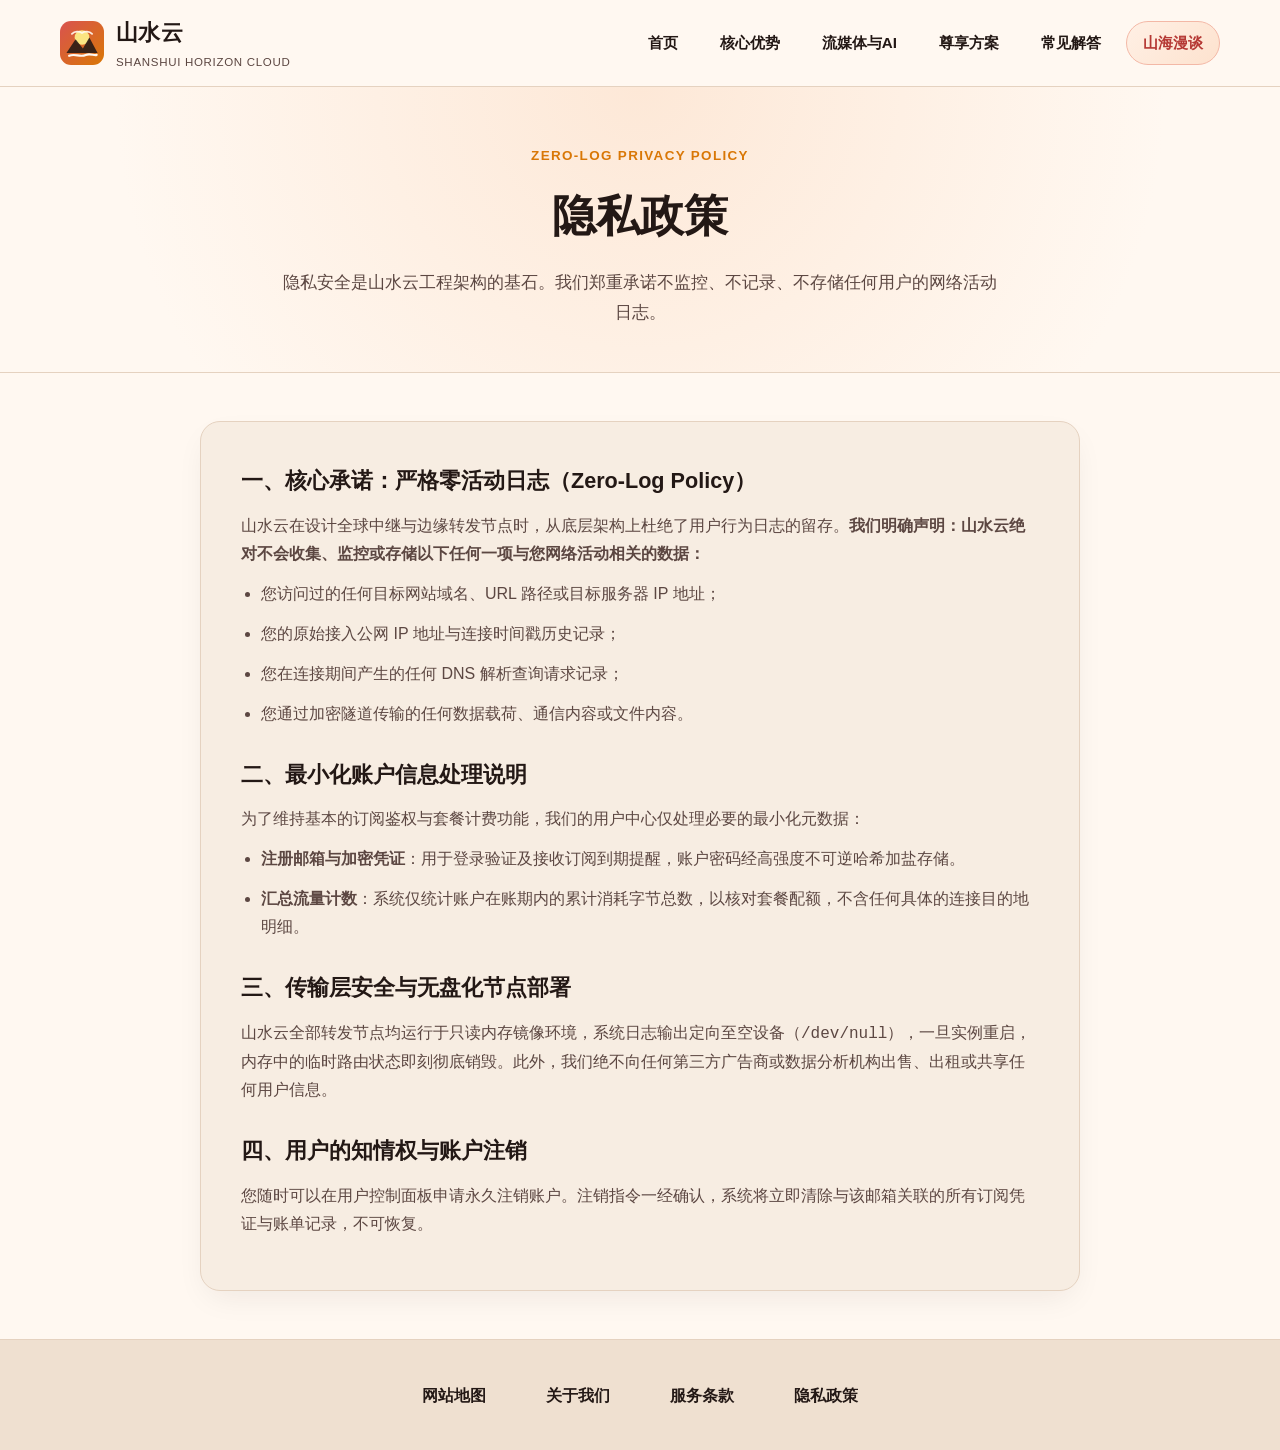
<file: privacy.html>
<!DOCTYPE html>
<html lang="zh-CN">
<head>
  <meta charset="UTF-8">
  <meta name="viewport" content="width=device-width, initial-scale=1.0">
  <title>隐私政策 - 山水云零日志承诺与数据安全保护声明</title>
  <meta name="description" content="山水云严格执行零用户活动日志（Zero-Log）隐私政策，全节点内存无盘化运行，不记录任何浏览历史、DNS查询或传输内容。">
  <link rel="canonical" href="https://shanshui-yun.mom/privacy.html">
  <meta property="og:type" content="website">
  <meta property="og:site_name" content="山水云">
  <meta property="og:title" content="隐私政策 - 山水云零日志承诺与数据安全保护声明">
  <meta property="og:description" content="山水云严格执行零用户活动日志（Zero-Log）隐私政策，全节点内存无盘化运行，全方位守护用户数字隐私。">
  <meta property="og:url" content="https://shanshui-yun.mom/privacy.html">
  <link rel="stylesheet" href="style.css">
</head>
<body>

  <header class="site-header">
    <div class="container header-inner">
      <a href="index.html" class="brand-logo" aria-label="山水云首页">
        <svg viewBox="0 0 48 48" fill="none" xmlns="http://www.w3.org/2000/svg" role="img" aria-label="山水云落日山峦流云标志">
          <defs>
            <linearGradient id="logoBadgeGrad" x1="0%" y1="0%" x2="100%" y2="100%">
              <stop offset="0%" stop-color="#D9534F" />
              <stop offset="100%" stop-color="#D97706" />
            </linearGradient>
          </defs>
          <rect width="48" height="48" rx="12" fill="url(#logoBadgeGrad)" />
          <circle cx="24" cy="18" r="8" fill="#FEF08A" opacity="0.92" />
          <path d="M7 35 L17 20 L25 30 L32 18 L41 35 Z" fill="#231815" opacity="0.88" />
          <path d="M10 38 C16 35, 22 40, 28 37 C33 35, 37 38, 40 37" stroke="#FFF8F1" stroke-width="2.4" stroke-linecap="round" />
          <path d="M13 14 C16 11, 21 11, 24 13 C27 11, 32 11, 35 14" stroke="#FFF8F1" stroke-width="2" stroke-linecap="round" opacity="0.9" />
        </svg>
        <div>
          山水云
          <span class="brand-sub">SHANSHUI HORIZON CLOUD</span>
        </div>
      </a>
      <nav class="main-nav" aria-label="主导航">
        <a href="index.html">首页</a>
        <a href="index.html#advantages">核心优势</a>
        <a href="index.html#streaming">流媒体与AI</a>
        <a href="index.html#pricing">尊享方案</a>
        <a href="index.html#faq">常见解答</a>
        <a href="horizon-journal.html" class="nav-hub-pill">山海漫谈</a>
      </nav>
    </div>
  </header>

  <main>
    <section class="page-hero">
      <div class="container">
        <span class="section-eyebrow">ZERO-LOG PRIVACY POLICY</span>
        <h1>隐私政策</h1>
        <p>隐私安全是山水云工程架构的基石。我们郑重承诺不监控、不记录、不存储任何用户的网络活动日志。</p>
      </div>
    </section>

    <div class="container">
      <article class="legal-card">
        <h2>一、核心承诺：严格零活动日志（Zero-Log Policy）</h2>
        <p>山水云在设计全球中继与边缘转发节点时，从底层架构上杜绝了用户行为日志的留存。<strong>我们明确声明：山水云绝对不会收集、监控或存储以下任何一项与您网络活动相关的数据：</strong></p>
        <ul>
          <li>您访问过的任何目标网站域名、URL 路径或目标服务器 IP 地址；</li>
          <li>您的原始接入公网 IP 地址与连接时间戳历史记录；</li>
          <li>您在连接期间产生的任何 DNS 解析查询请求记录；</li>
          <li>您通过加密隧道传输的任何数据载荷、通信内容或文件内容。</li>
        </ul>

        <h2>二、最小化账户信息处理说明</h2>
        <p>为了维持基本的订阅鉴权与套餐计费功能，我们的用户中心仅处理必要的最小化元数据：</p>
        <ul>
          <li><strong>注册邮箱与加密凭证</strong>：用于登录验证及接收订阅到期提醒，账户密码经高强度不可逆哈希加盐存储。</li>
          <li><strong>汇总流量计数</strong>：系统仅统计账户在账期内的累计消耗字节总数，以核对套餐配额，不含任何具体的连接目的地明细。</li>
        </ul>

        <h2>三、传输层安全与无盘化节点部署</h2>
        <p>山水云全部转发节点均运行于只读内存镜像环境，系统日志输出定向至空设备（<code>/dev/null</code>），一旦实例重启，内存中的临时路由状态即刻彻底销毁。此外，我们绝不向任何第三方广告商或数据分析机构出售、出租或共享任何用户信息。</p>

        <h2>四、用户的知情权与账户注销</h2>
        <p>您随时可以在用户控制面板申请永久注销账户。注销指令一经确认，系统将立即清除与该邮箱关联的所有订阅凭证与账单记录，不可恢复。</p>
      </article>
    </div>
  </main>

  <footer class="site-footer">
    <div class="container">
      <nav class="footer-links" aria-label="页脚导航">
        <a href="sitemap.html">网站地图</a>
        <a href="about.html">关于我们</a>
        <a href="terms.html">服务条款</a>
        <a href="privacy.html">隐私政策</a>
      </nav>
    </div>
  </footer>

</body>
</html>
</file>
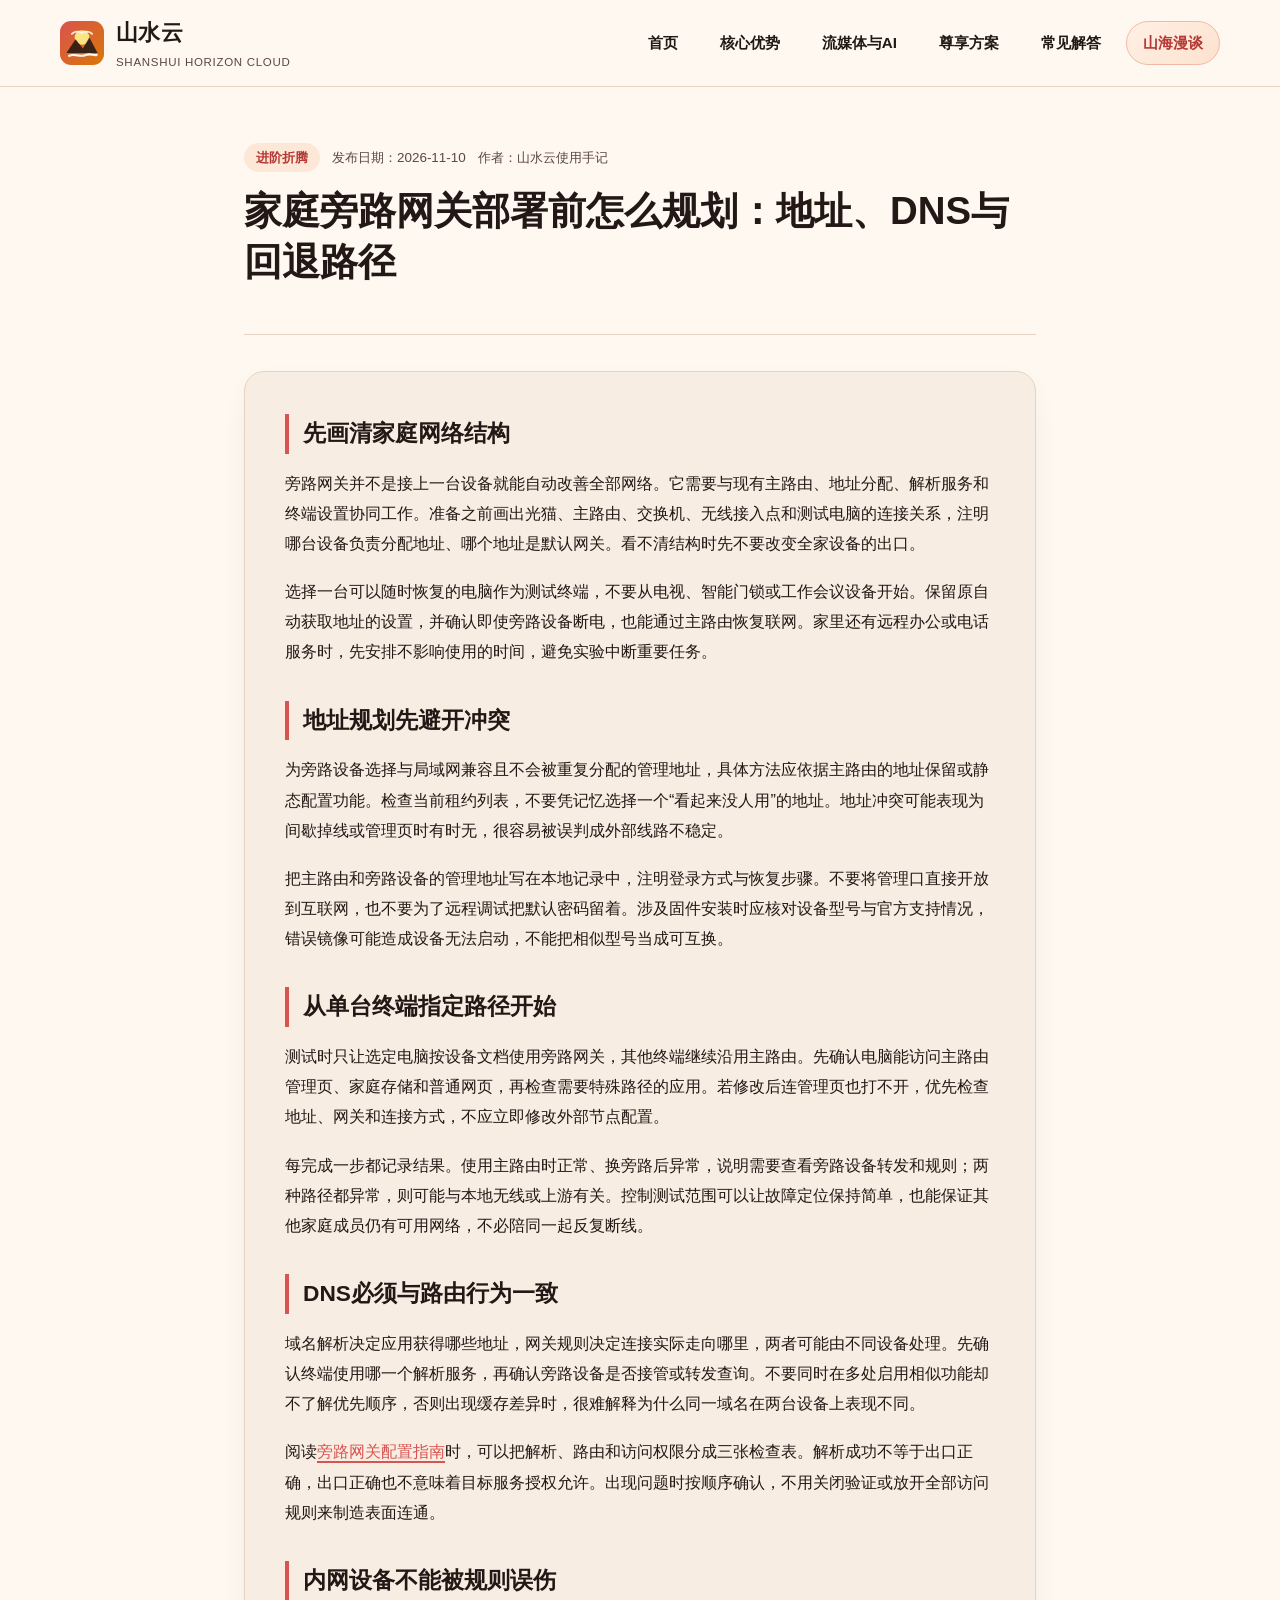
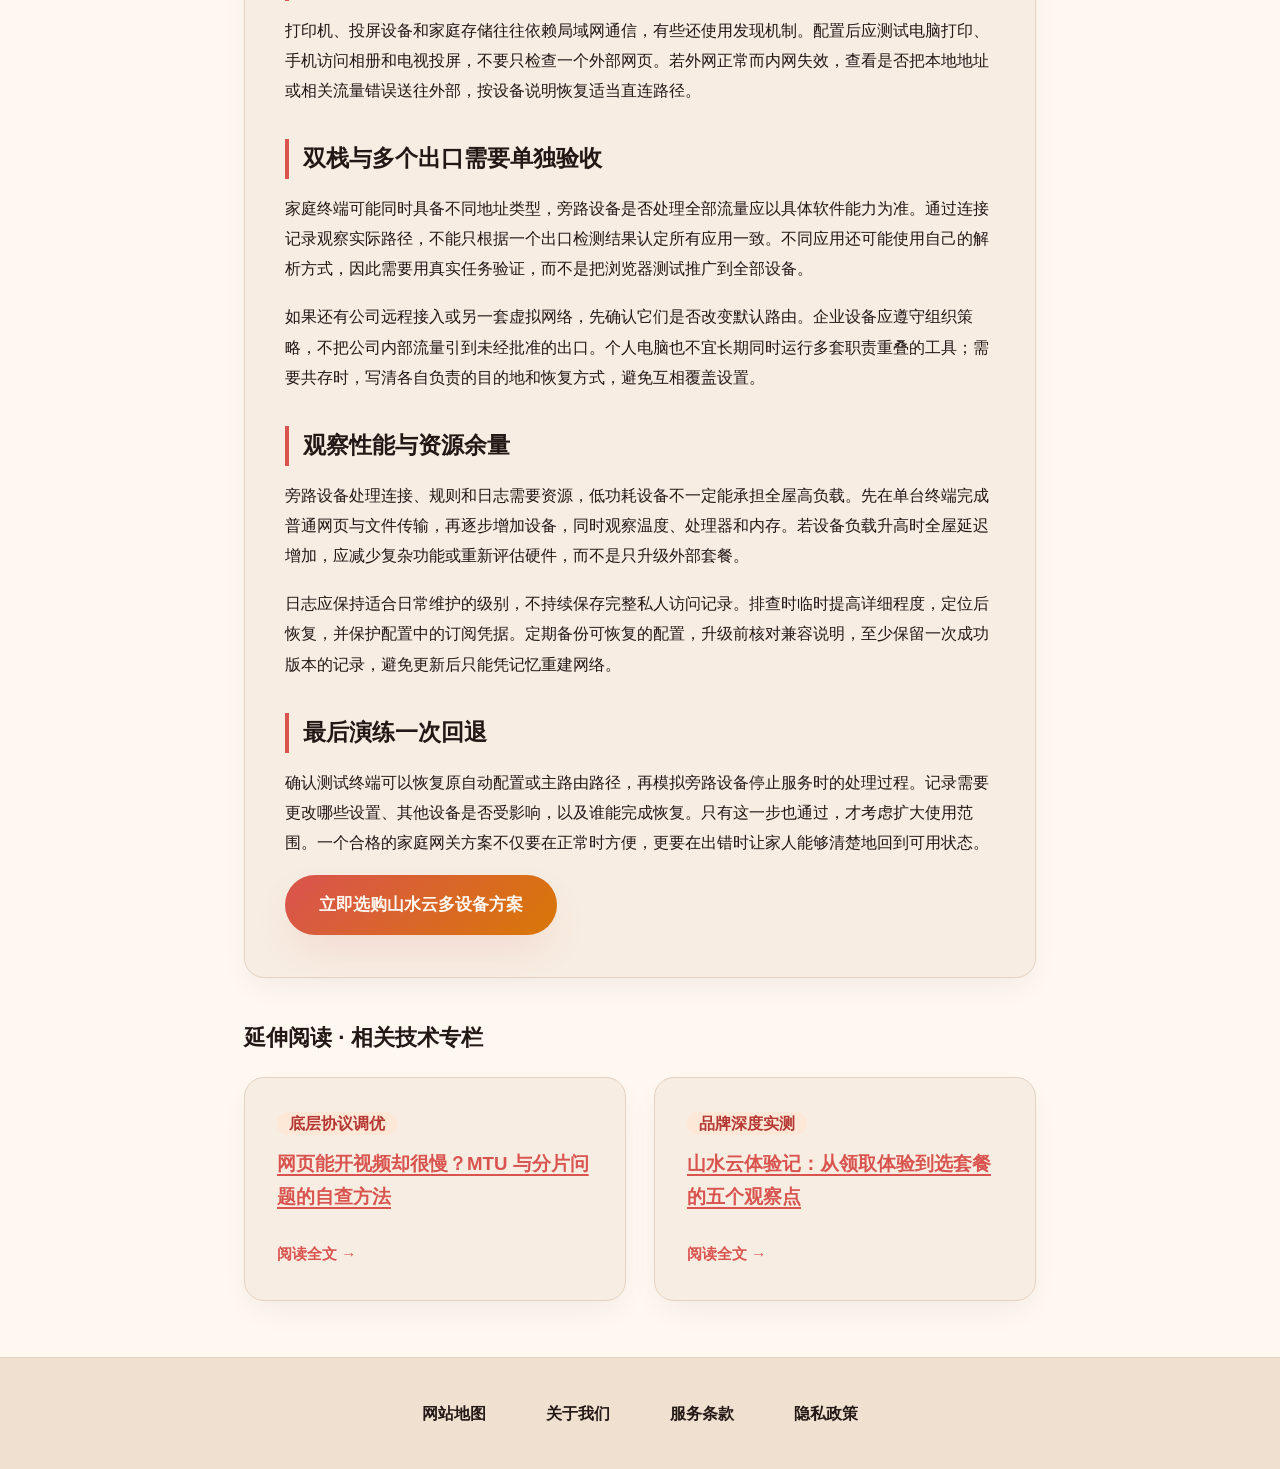
<file: router-transparent-gateway-deployment.html>
<!DOCTYPE html>

<html lang="zh-CN">
<head>
<meta charset="utf-8"/>
<meta content="width=device-width, initial-scale=1.0" name="viewport"/>
<title>家庭旁路网关部署前怎么规划：地址、DNS与回退路径</title>
<meta content="家庭旁路网关部署前怎么规划：地址、DNS与回退路径，从具体工作流梳理设置顺序、观察指标与异常处理，提供可重复的操作方法和适用边界。" name="description"/>
<link href="https://shanshui-yun.mom/router-transparent-gateway-deployment.html" rel="canonical"/>
<meta content="article" property="og:type"/>
<meta content="山水云" property="og:site_name"/>
<meta content="家庭旁路网关部署前怎么规划：地址、DNS与回退路径" property="og:title"/>
<meta content="家庭旁路网关部署前怎么规划：地址、DNS与回退路径，从具体工作流梳理设置顺序、观察指标与异常处理，提供可重复的操作方法和适用边界。" property="og:description"/>
<meta content="https://shanshui-yun.mom/router-transparent-gateway-deployment.html" property="og:url"/>
<link href="style.css" rel="stylesheet"/>
</head>
<body>
<header class="site-header">
<div class="container header-inner">
<a aria-label="山水云首页" class="brand-logo" href="index.html">
<svg aria-label="山水云落日山峦流云标志" fill="none" role="img" viewbox="0 0 48 48" xmlns="http://www.w3.org/2000/svg">
<defs>
<lineargradient id="logoBadgeGrad" x1="0%" x2="100%" y1="0%" y2="100%">
<stop offset="0%" stop-color="#D9534F"></stop>
<stop offset="100%" stop-color="#D97706"></stop>
</lineargradient>
</defs>
<rect fill="url(#logoBadgeGrad)" height="48" rx="12" width="48"></rect>
<circle cx="24" cy="18" fill="#FEF08A" opacity="0.92" r="8"></circle>
<path d="M7 35 L17 20 L25 30 L32 18 L41 35 Z" fill="#231815" opacity="0.88"></path>
<path d="M10 38 C16 35, 22 40, 28 37 C33 35, 37 38, 40 37" stroke="#FFF8F1" stroke-linecap="round" stroke-width="2.4"></path>
<path d="M13 14 C16 11, 21 11, 24 13 C27 11, 32 11, 35 14" opacity="0.9" stroke="#FFF8F1" stroke-linecap="round" stroke-width="2"></path>
</svg>
<div>
          山水云
          <span class="brand-sub">SHANSHUI HORIZON CLOUD</span>
</div>
</a>
<nav aria-label="主导航" class="main-nav">
<a href="index.html">首页</a>
<a href="index.html#advantages">核心优势</a>
<a href="index.html#streaming">流媒体与AI</a>
<a href="index.html#pricing">尊享方案</a>
<a href="index.html#faq">常见解答</a>
<a class="nav-hub-pill active" href="horizon-journal.html">山海漫谈</a>
</nav>
</div>
</header>
<main class="article-container">
<header class="article-header">
<div class="article-meta">
<span class="article-cat">进阶折腾</span>
<span>发布日期：2026-11-10</span>
<span>作者：山水云使用手记</span>
</div>
<h1>家庭旁路网关部署前怎么规划：地址、DNS与回退路径</h1>
</header>
<article class="article-body"><div data-swc-article-body="2026-11-16"><h2>先画清家庭网络结构</h2>
<p>旁路网关并不是接上一台设备就能自动改善全部网络。它需要与现有主路由、地址分配、解析服务和终端设置协同工作。准备之前画出光猫、主路由、交换机、无线接入点和测试电脑的连接关系，注明哪台设备负责分配地址、哪个地址是默认网关。看不清结构时先不要改变全家设备的出口。</p>
<p>选择一台可以随时恢复的电脑作为测试终端，不要从电视、智能门锁或工作会议设备开始。保留原自动获取地址的设置，并确认即使旁路设备断电，也能通过主路由恢复联网。家里还有远程办公或电话服务时，先安排不影响使用的时间，避免实验中断重要任务。</p>
<h2>地址规划先避开冲突</h2>
<p>为旁路设备选择与局域网兼容且不会被重复分配的管理地址，具体方法应依据主路由的地址保留或静态配置功能。检查当前租约列表，不要凭记忆选择一个“看起来没人用”的地址。地址冲突可能表现为间歇掉线或管理页时有时无，很容易被误判成外部线路不稳定。</p>
<p>把主路由和旁路设备的管理地址写在本地记录中，注明登录方式与恢复步骤。不要将管理口直接开放到互联网，也不要为了远程调试把默认密码留着。涉及固件安装时应核对设备型号与官方支持情况，错误镜像可能造成设备无法启动，不能把相似型号当成可互换。</p>
<h2>从单台终端指定路径开始</h2>
<p>测试时只让选定电脑按设备文档使用旁路网关，其他终端继续沿用主路由。先确认电脑能访问主路由管理页、家庭存储和普通网页，再检查需要特殊路径的应用。若修改后连管理页也打不开，优先检查地址、网关和连接方式，不应立即修改外部节点配置。</p>
<p>每完成一步都记录结果。使用主路由时正常、换旁路后异常，说明需要查看旁路设备转发和规则；两种路径都异常，则可能与本地无线或上游有关。控制测试范围可以让故障定位保持简单，也能保证其他家庭成员仍有可用网络，不必陪同一起反复断线。</p>
<h2>DNS必须与路由行为一致</h2>
<p>域名解析决定应用获得哪些地址，网关规则决定连接实际走向哪里，两者可能由不同设备处理。先确认终端使用哪一个解析服务，再确认旁路设备是否接管或转发查询。不要同时在多处启用相似功能却不了解优先顺序，否则出现缓存差异时，很难解释为什么同一域名在两台设备上表现不同。</p>
<p>阅读<a href="https://dajichang.mom/">旁路网关配置指南</a>时，可以把解析、路由和访问权限分成三张检查表。解析成功不等于出口正确，出口正确也不意味着目标服务授权允许。出现问题时按顺序确认，不用关闭验证或放开全部访问规则来制造表面连通。</p>
<h2>内网设备不能被规则误伤</h2>
<p>打印机、投屏设备和家庭存储往往依赖局域网通信，有些还使用发现机制。配置后应测试电脑打印、手机访问相册和电视投屏，不要只检查一个外部网页。若外网正常而内网失效，查看是否把本地地址或相关流量错误送往外部，按设备说明恢复适当直连路径。</p>
<h2>双栈与多个出口需要单独验收</h2>
<p>家庭终端可能同时具备不同地址类型，旁路设备是否处理全部流量应以具体软件能力为准。通过连接记录观察实际路径，不能只根据一个出口检测结果认定所有应用一致。不同应用还可能使用自己的解析方式，因此需要用真实任务验证，而不是把浏览器测试推广到全部设备。</p>
<p>如果还有公司远程接入或另一套虚拟网络，先确认它们是否改变默认路由。企业设备应遵守组织策略，不把公司内部流量引到未经批准的出口。个人电脑也不宜长期同时运行多套职责重叠的工具；需要共存时，写清各自负责的目的地和恢复方式，避免互相覆盖设置。</p>
<h2>观察性能与资源余量</h2>
<p>旁路设备处理连接、规则和日志需要资源，低功耗设备不一定能承担全屋高负载。先在单台终端完成普通网页与文件传输，再逐步增加设备，同时观察温度、处理器和内存。若设备负载升高时全屋延迟增加，应减少复杂功能或重新评估硬件，而不是只升级外部套餐。</p>
<p>日志应保持适合日常维护的级别，不持续保存完整私人访问记录。排查时临时提高详细程度，定位后恢复，并保护配置中的订阅凭据。定期备份可恢复的配置，升级前核对兼容说明，至少保留一次成功版本的记录，避免更新后只能凭记忆重建网络。</p>
<h2>最后演练一次回退</h2>
<p>确认测试终端可以恢复原自动配置或主路由路径，再模拟旁路设备停止服务时的处理过程。记录需要更改哪些设置、其他设备是否受影响，以及谁能完成恢复。只有这一步也通过，才考虑扩大使用范围。一个合格的家庭网关方案不仅要在正常时方便，更要在出错时让家人能够清楚地回到可用状态。</p></div><div class="article-original-promotion"><a class="btn-primary" href="https://ww012.twilightaff.com/#/?code=A56DH1Af" rel="nofollow" target="_blank">立即选购山水云多设备方案</a></div></article>
<section style="margin-top: 40px;">
<h2 class="section-title" style="font-size: 1.4rem; margin-bottom: 20px;">延伸阅读 · 相关技术专栏</h2>
<div class="article-cards-grid" style="padding: 0;">
<article class="article-card">
<div>
<span class="article-cat">底层协议调优</span>
<h3 style="margin: 10px 0;"><a href="mtu-mss-packet-fragmentation-fix.html">网页能开视频却很慢？MTU 与分片问题的自查方法</a></h3>
</div>
<a class="read-more-link" href="mtu-mss-packet-fragmentation-fix.html">阅读全文 →</a>
</article>
<article class="article-card">
<div>
<span class="article-cat">品牌深度实测</span>
<h3 style="margin: 10px 0;"><a href="shanshui-cloud-experience-report.html">山水云体验记：从领取体验到选套餐的五个观察点</a></h3>
</div>
<a class="read-more-link" href="shanshui-cloud-experience-report.html">阅读全文 →</a>
</article>
</div>
</section>
</main>
<footer class="site-footer">
<div class="container">
<nav aria-label="页脚导航" class="footer-links">
<a href="sitemap.html">网站地图</a>
<a href="about.html">关于我们</a>
<a href="terms.html">服务条款</a>
<a href="privacy.html">隐私政策</a>
</nav>
</div>
</footer>
</body>
</html>
</file>
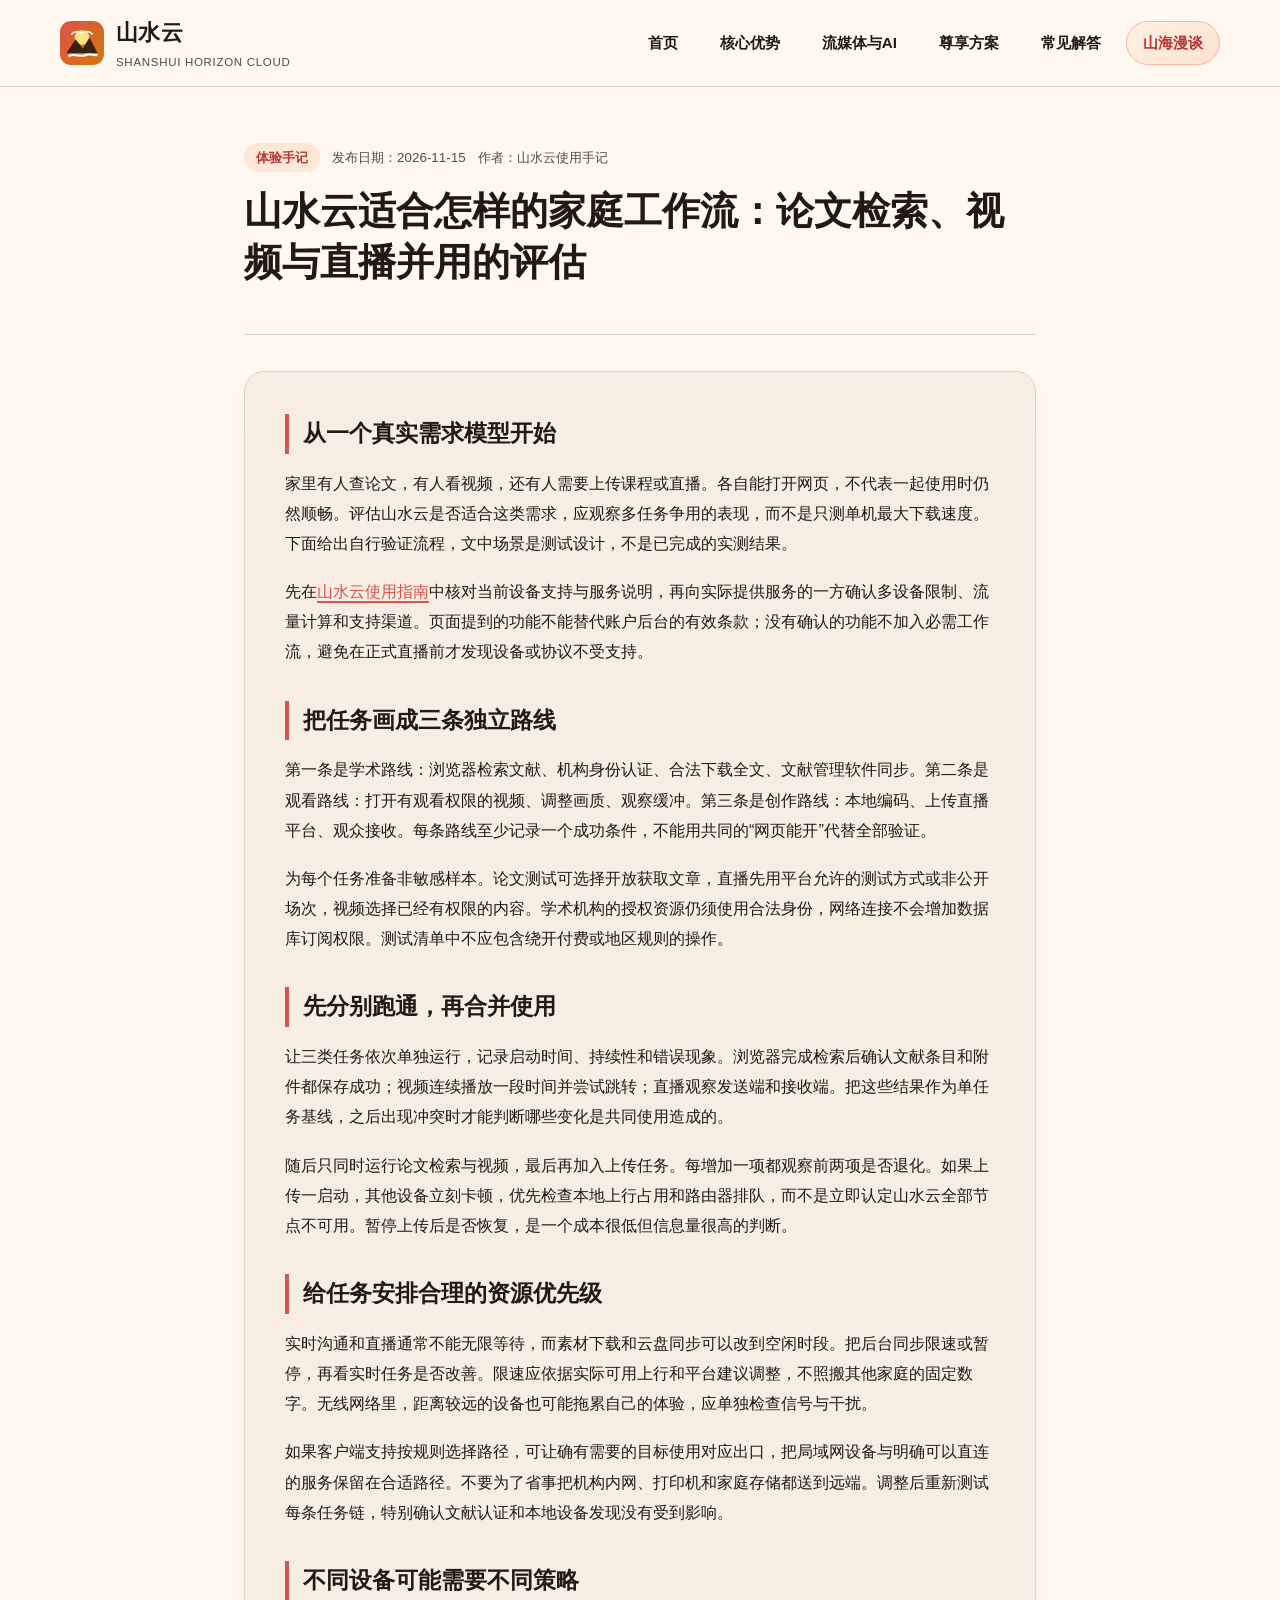
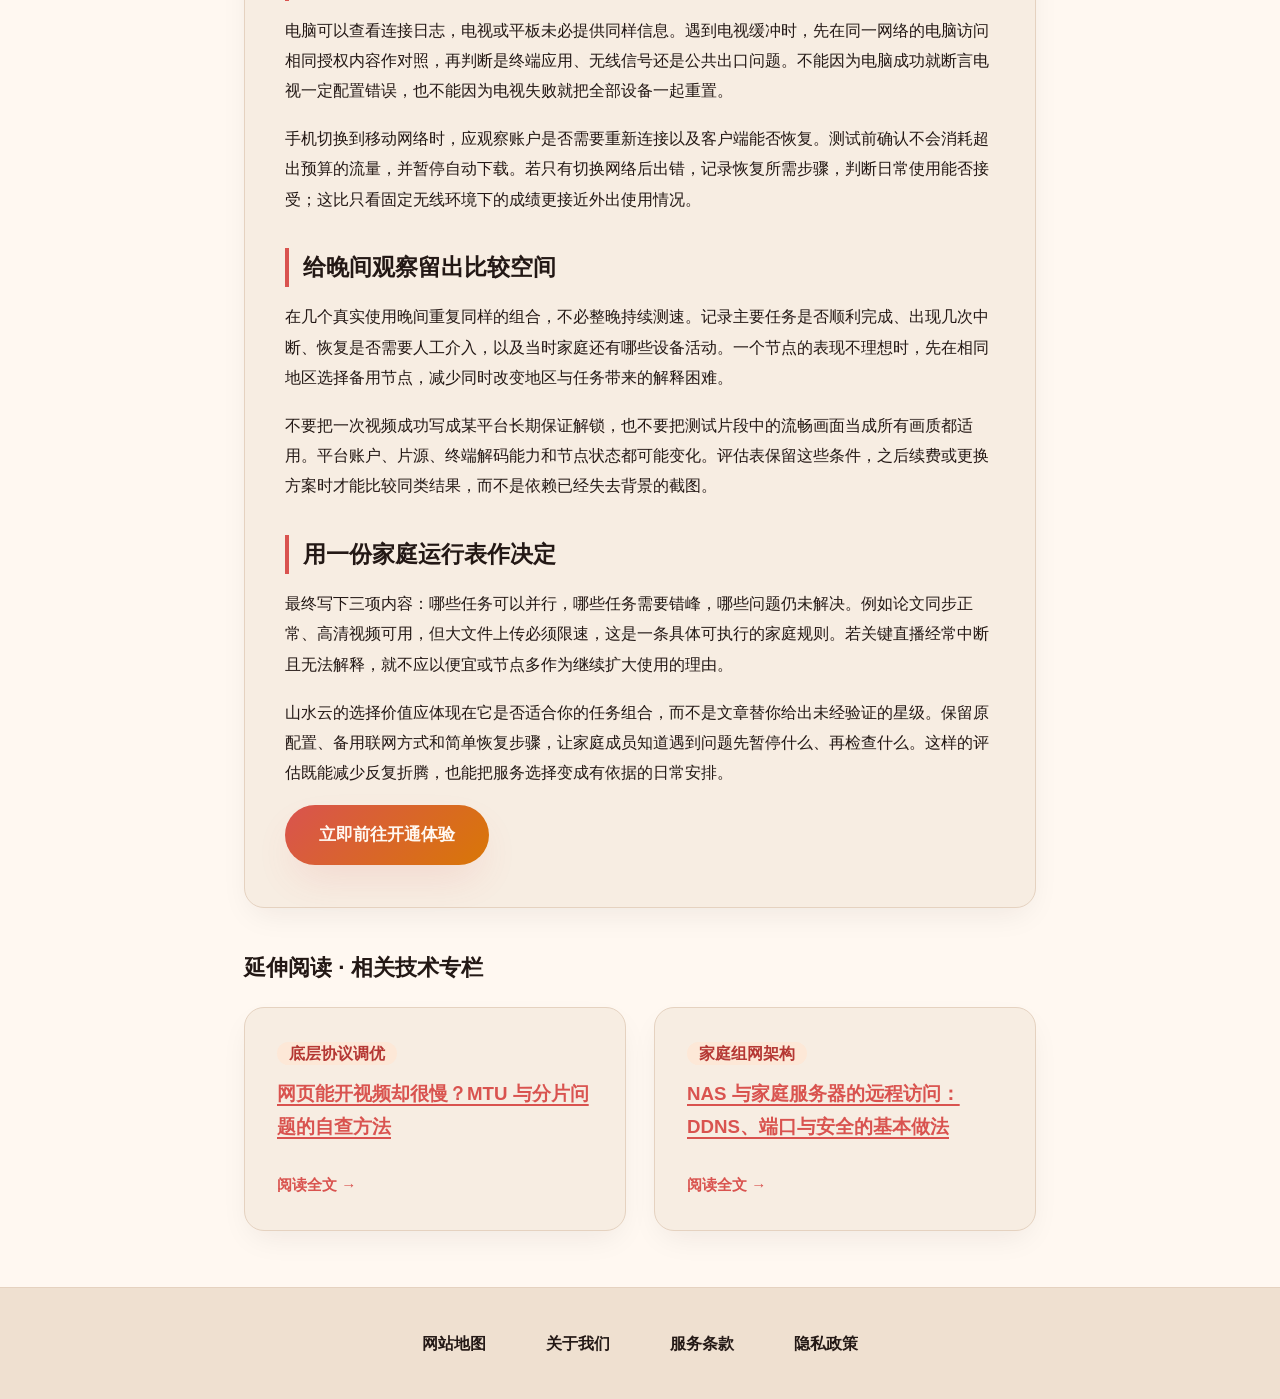
<file: shanshui-cloud-experience-report.html>
<!DOCTYPE html>

<html lang="zh-CN">
<head>
<meta charset="utf-8"/>
<meta content="width=device-width, initial-scale=1.0" name="viewport"/>
<title>山水云适合怎样的家庭工作流：论文检索、视频与直播并用的评估</title>
<meta content="山水云适合怎样的家庭工作流：论文检索、视频与直播并用的评估，从具体工作流梳理设置顺序、观察指标与异常处理，提供可重复的操作方法和适用边界。" name="description"/>
<link href="https://shanshui-yun.mom/shanshui-cloud-experience-report.html" rel="canonical"/>
<meta content="article" property="og:type"/>
<meta content="山水云" property="og:site_name"/>
<meta content="山水云适合怎样的家庭工作流：论文检索、视频与直播并用的评估" property="og:title"/>
<meta content="山水云适合怎样的家庭工作流：论文检索、视频与直播并用的评估，从具体工作流梳理设置顺序、观察指标与异常处理，提供可重复的操作方法和适用边界。" property="og:description"/>
<meta content="https://shanshui-yun.mom/shanshui-cloud-experience-report.html" property="og:url"/>
<link href="style.css" rel="stylesheet"/>
</head>
<body>
<header class="site-header">
<div class="container header-inner">
<a aria-label="山水云首页" class="brand-logo" href="index.html">
<svg aria-label="山水云落日山峦流云标志" fill="none" role="img" viewbox="0 0 48 48" xmlns="http://www.w3.org/2000/svg">
<defs>
<lineargradient id="logoBadgeGrad" x1="0%" x2="100%" y1="0%" y2="100%">
<stop offset="0%" stop-color="#D9534F"></stop>
<stop offset="100%" stop-color="#D97706"></stop>
</lineargradient>
</defs>
<rect fill="url(#logoBadgeGrad)" height="48" rx="12" width="48"></rect>
<circle cx="24" cy="18" fill="#FEF08A" opacity="0.92" r="8"></circle>
<path d="M7 35 L17 20 L25 30 L32 18 L41 35 Z" fill="#231815" opacity="0.88"></path>
<path d="M10 38 C16 35, 22 40, 28 37 C33 35, 37 38, 40 37" stroke="#FFF8F1" stroke-linecap="round" stroke-width="2.4"></path>
<path d="M13 14 C16 11, 21 11, 24 13 C27 11, 32 11, 35 14" opacity="0.9" stroke="#FFF8F1" stroke-linecap="round" stroke-width="2"></path>
</svg>
<div>
          山水云
          <span class="brand-sub">SHANSHUI HORIZON CLOUD</span>
</div>
</a>
<nav aria-label="主导航" class="main-nav">
<a href="index.html">首页</a>
<a href="index.html#advantages">核心优势</a>
<a href="index.html#streaming">流媒体与AI</a>
<a href="index.html#pricing">尊享方案</a>
<a href="index.html#faq">常见解答</a>
<a class="nav-hub-pill active" href="horizon-journal.html">山海漫谈</a>
</nav>
</div>
</header>
<main class="article-container">
<header class="article-header">
<div class="article-meta">
<span class="article-cat">体验手记</span>
<span>发布日期：2026-11-15</span>
<span>作者：山水云使用手记</span>
</div>
<h1>山水云适合怎样的家庭工作流：论文检索、视频与直播并用的评估</h1>
</header>
<article class="article-body"><div data-swc-article-body="2026-11-16"><h2>从一个真实需求模型开始</h2>
<p>家里有人查论文，有人看视频，还有人需要上传课程或直播。各自能打开网页，不代表一起使用时仍然顺畅。评估山水云是否适合这类需求，应观察多任务争用的表现，而不是只测单机最大下载速度。下面给出自行验证流程，文中场景是测试设计，不是已完成的实测结果。</p>
<p>先在<a href="https://shanshui-yun.mom/">山水云使用指南</a>中核对当前设备支持与服务说明，再向实际提供服务的一方确认多设备限制、流量计算和支持渠道。页面提到的功能不能替代账户后台的有效条款；没有确认的功能不加入必需工作流，避免在正式直播前才发现设备或协议不受支持。</p>
<h2>把任务画成三条独立路线</h2>
<p>第一条是学术路线：浏览器检索文献、机构身份认证、合法下载全文、文献管理软件同步。第二条是观看路线：打开有观看权限的视频、调整画质、观察缓冲。第三条是创作路线：本地编码、上传直播平台、观众接收。每条路线至少记录一个成功条件，不能用共同的“网页能开”代替全部验证。</p>
<p>为每个任务准备非敏感样本。论文测试可选择开放获取文章，直播先用平台允许的测试方式或非公开场次，视频选择已经有权限的内容。学术机构的授权资源仍须使用合法身份，网络连接不会增加数据库订阅权限。测试清单中不应包含绕开付费或地区规则的操作。</p>
<h2>先分别跑通，再合并使用</h2>
<p>让三类任务依次单独运行，记录启动时间、持续性和错误现象。浏览器完成检索后确认文献条目和附件都保存成功；视频连续播放一段时间并尝试跳转；直播观察发送端和接收端。把这些结果作为单任务基线，之后出现冲突时才能判断哪些变化是共同使用造成的。</p>
<p>随后只同时运行论文检索与视频，最后再加入上传任务。每增加一项都观察前两项是否退化。如果上传一启动，其他设备立刻卡顿，优先检查本地上行占用和路由器排队，而不是立即认定山水云全部节点不可用。暂停上传后是否恢复，是一个成本很低但信息量很高的判断。</p>
<h2>给任务安排合理的资源优先级</h2>
<p>实时沟通和直播通常不能无限等待，而素材下载和云盘同步可以改到空闲时段。把后台同步限速或暂停，再看实时任务是否改善。限速应依据实际可用上行和平台建议调整，不照搬其他家庭的固定数字。无线网络里，距离较远的设备也可能拖累自己的体验，应单独检查信号与干扰。</p>
<p>如果客户端支持按规则选择路径，可让确有需要的目标使用对应出口，把局域网设备与明确可以直连的服务保留在合适路径。不要为了省事把机构内网、打印机和家庭存储都送到远端。调整后重新测试每条任务链，特别确认文献认证和本地设备发现没有受到影响。</p>
<h2>不同设备可能需要不同策略</h2>
<p>电脑可以查看连接日志，电视或平板未必提供同样信息。遇到电视缓冲时，先在同一网络的电脑访问相同授权内容作对照，再判断是终端应用、无线信号还是公共出口问题。不能因为电脑成功就断言电视一定配置错误，也不能因为电视失败就把全部设备一起重置。</p>
<p>手机切换到移动网络时，应观察账户是否需要重新连接以及客户端能否恢复。测试前确认不会消耗超出预算的流量，并暂停自动下载。若只有切换网络后出错，记录恢复所需步骤，判断日常使用能否接受；这比只看固定无线环境下的成绩更接近外出使用情况。</p>
<h2>给晚间观察留出比较空间</h2>
<p>在几个真实使用晚间重复同样的组合，不必整晚持续测速。记录主要任务是否顺利完成、出现几次中断、恢复是否需要人工介入，以及当时家庭还有哪些设备活动。一个节点的表现不理想时，先在相同地区选择备用节点，减少同时改变地区与任务带来的解释困难。</p>
<p>不要把一次视频成功写成某平台长期保证解锁，也不要把测试片段中的流畅画面当成所有画质都适用。平台账户、片源、终端解码能力和节点状态都可能变化。评估表保留这些条件，之后续费或更换方案时才能比较同类结果，而不是依赖已经失去背景的截图。</p>
<h2>用一份家庭运行表作决定</h2>
<p>最终写下三项内容：哪些任务可以并行，哪些任务需要错峰，哪些问题仍未解决。例如论文同步正常、高清视频可用，但大文件上传必须限速，这是一条具体可执行的家庭规则。若关键直播经常中断且无法解释，就不应以便宜或节点多作为继续扩大使用的理由。</p>
<p>山水云的选择价值应体现在它是否适合你的任务组合，而不是文章替你给出未经验证的星级。保留原配置、备用联网方式和简单恢复步骤，让家庭成员知道遇到问题先暂停什么、再检查什么。这样的评估既能减少反复折腾，也能把服务选择变成有依据的日常安排。</p></div><div class="article-original-promotion"><a class="btn-primary" href="https://ww012.twilightaff.com/#/?code=A56DH1Af" rel="nofollow" target="_blank">立即前往开通体验</a></div></article>
<section style="margin-top: 40px;">
<h2 class="section-title" style="font-size: 1.4rem; margin-bottom: 20px;">延伸阅读 · 相关技术专栏</h2>
<div class="article-cards-grid" style="padding: 0;">
<article class="article-card">
<div>
<span class="article-cat">底层协议调优</span>
<h3 style="margin: 10px 0;"><a href="mtu-mss-packet-fragmentation-fix.html">网页能开视频却很慢？MTU 与分片问题的自查方法</a></h3>
</div>
<a class="read-more-link" href="mtu-mss-packet-fragmentation-fix.html">阅读全文 →</a>
</article>
<article class="article-card">
<div>
<span class="article-cat">家庭组网架构</span>
<h3 style="margin: 10px 0;"><a href="router-transparent-gateway-deployment.html">NAS 与家庭服务器的远程访问：DDNS、端口与安全的基本做法</a>
</h3></div>
<a class="read-more-link" href="router-transparent-gateway-deployment.html">阅读全文 →</a>
</article>
</div>
</section>
</main>
<footer class="site-footer">
<div class="container">
<nav aria-label="页脚导航" class="footer-links">
<a href="sitemap.html">网站地图</a>
<a href="about.html">关于我们</a>
<a href="terms.html">服务条款</a>
<a href="privacy.html">隐私政策</a>
</nav>
</div>
</footer>
</body>
</html>
</file>
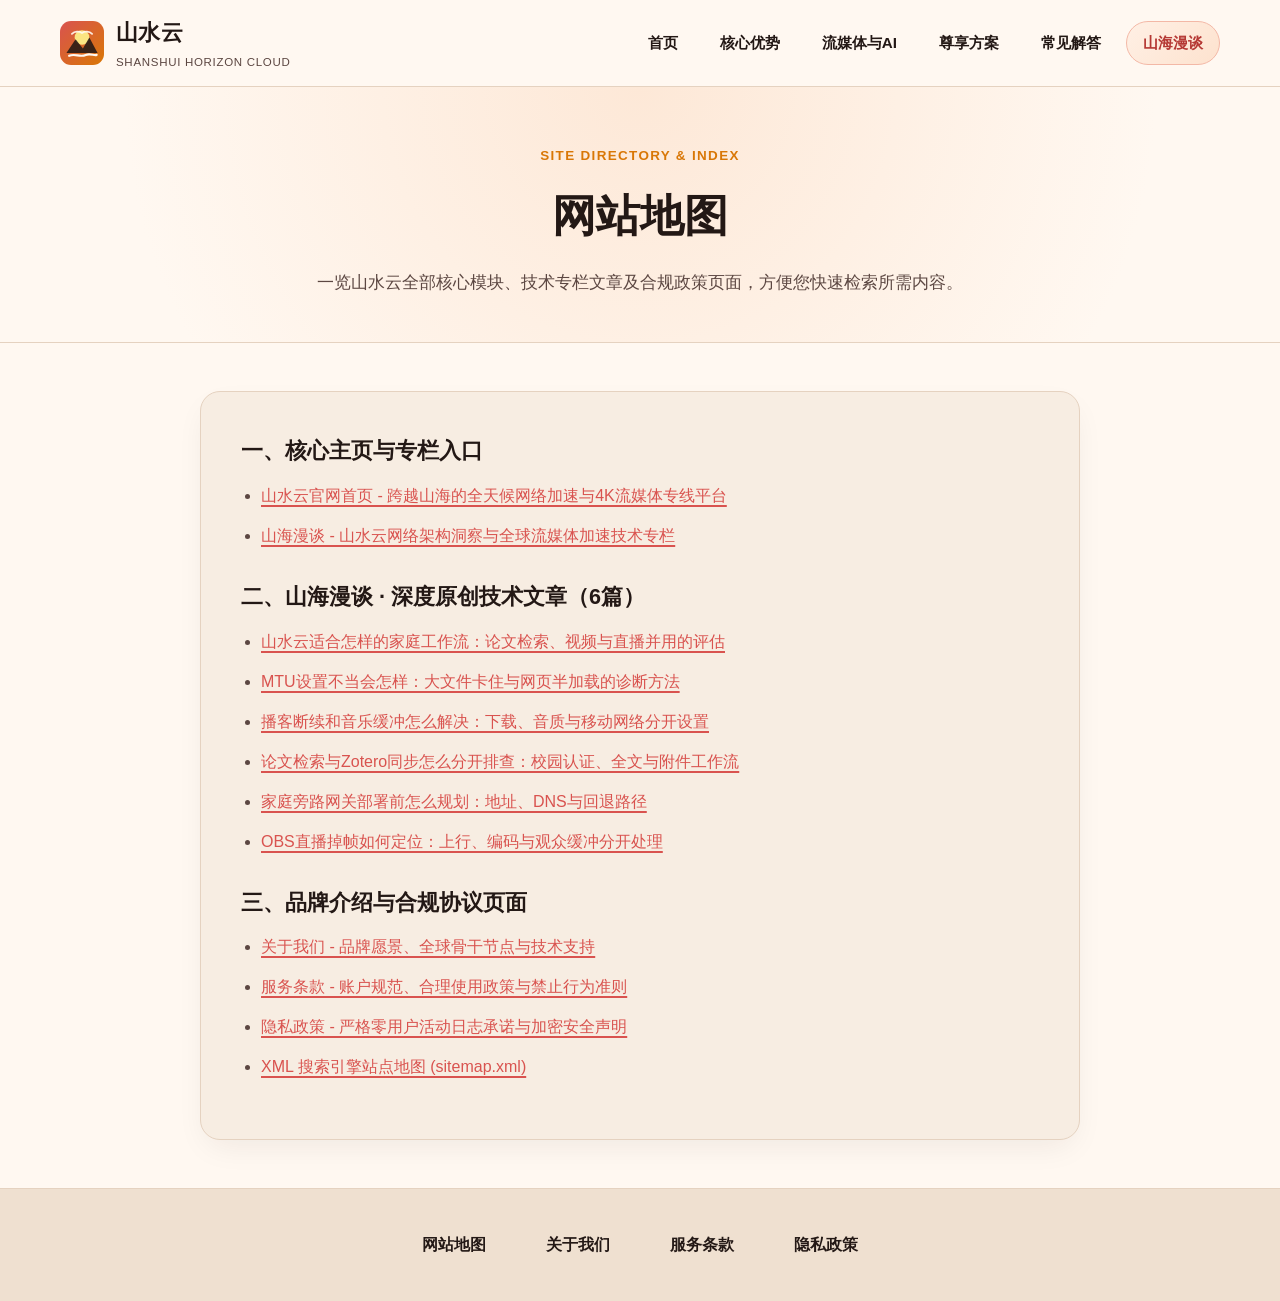
<file: sitemap.html>
<!DOCTYPE html>

<html lang="zh-CN">
<head>
<meta charset="utf-8"/>
<meta content="width=device-width, initial-scale=1.0" name="viewport"/>
<title>网站地图 - 山水云全站栏目与山海漫谈文章索引</title>
<meta content="山水云全站页面导航索引，快速直达官网首页、山海漫谈技术专栏、6篇深度网络优化指南及服务合规声明页面。" name="description"/>
<link href="https://shanshui-yun.mom/sitemap.html" rel="canonical"/>
<meta content="website" property="og:type"/>
<meta content="山水云" property="og:site_name"/>
<meta content="网站地图 - 山水云全站栏目与山海漫谈文章索引" property="og:title"/>
<meta content="山水云全站页面导航索引，快速直达官网首页、山海漫谈技术专栏及各篇原创深度文章。" property="og:description"/>
<meta content="https://shanshui-yun.mom/sitemap.html" property="og:url"/>
<link href="style.css" rel="stylesheet"/>
</head>
<body>
<header class="site-header">
<div class="container header-inner">
<a aria-label="山水云首页" class="brand-logo" href="index.html">
<svg aria-label="山水云落日山峦流云标志" fill="none" role="img" viewbox="0 0 48 48" xmlns="http://www.w3.org/2000/svg">
<defs>
<lineargradient id="logoBadgeGrad" x1="0%" x2="100%" y1="0%" y2="100%">
<stop offset="0%" stop-color="#D9534F"></stop>
<stop offset="100%" stop-color="#D97706"></stop>
</lineargradient>
</defs>
<rect fill="url(#logoBadgeGrad)" height="48" rx="12" width="48"></rect>
<circle cx="24" cy="18" fill="#FEF08A" opacity="0.92" r="8"></circle>
<path d="M7 35 L17 20 L25 30 L32 18 L41 35 Z" fill="#231815" opacity="0.88"></path>
<path d="M10 38 C16 35, 22 40, 28 37 C33 35, 37 38, 40 37" stroke="#FFF8F1" stroke-linecap="round" stroke-width="2.4"></path>
<path d="M13 14 C16 11, 21 11, 24 13 C27 11, 32 11, 35 14" opacity="0.9" stroke="#FFF8F1" stroke-linecap="round" stroke-width="2"></path>
</svg>
<div>
          山水云
          <span class="brand-sub">SHANSHUI HORIZON CLOUD</span>
</div>
</a>
<nav aria-label="主导航" class="main-nav">
<a href="index.html">首页</a>
<a href="index.html#advantages">核心优势</a>
<a href="index.html#streaming">流媒体与AI</a>
<a href="index.html#pricing">尊享方案</a>
<a href="index.html#faq">常见解答</a>
<a class="nav-hub-pill" href="horizon-journal.html">山海漫谈</a>
</nav>
</div>
</header>
<main>
<section class="page-hero">
<div class="container">
<span class="section-eyebrow">SITE DIRECTORY &amp; INDEX</span>
<h1>网站地图</h1>
<p>一览山水云全部核心模块、技术专栏文章及合规政策页面，方便您快速检索所需内容。</p>
</div>
</section>
<div class="container">
<article class="legal-card">
<h2>一、核心主页与专栏入口</h2>
<ul>
<li><a href="index.html">山水云官网首页 - 跨越山海的全天候网络加速与4K流媒体专线平台</a></li>
<li><a href="horizon-journal.html">山海漫谈 - 山水云网络架构洞察与全球流媒体加速技术专栏</a></li>
</ul>
<h2>二、山海漫谈 · 深度原创技术文章（6篇）</h2>
<ul>
<li><a href="shanshui-cloud-experience-report.html">山水云适合怎样的家庭工作流：论文检索、视频与直播并用的评估</a></li>
<li><a href="mtu-mss-packet-fragmentation-fix.html">MTU设置不当会怎样：大文件卡住与网页半加载的诊断方法</a></li>
<li><a href="podcast-lossless-audio-streaming.html">播客断续和音乐缓冲怎么解决：下载、音质与移动网络分开设置</a></li>
<li><a href="academic-literature-retrieval-workflow.html">论文检索与Zotero同步怎么分开排查：校园认证、全文与附件工作流</a></li>
<li><a href="router-transparent-gateway-deployment.html">家庭旁路网关部署前怎么规划：地址、DNS与回退路径</a></li>
<li><a href="cross-border-live-broadcast-uplink.html">OBS直播掉帧如何定位：上行、编码与观众缓冲分开处理</a></li>
</ul>
<h2>三、品牌介绍与合规协议页面</h2>
<ul>
<li><a href="about.html">关于我们 - 品牌愿景、全球骨干节点与技术支持</a></li>
<li><a href="terms.html">服务条款 - 账户规范、合理使用政策与禁止行为准则</a></li>
<li><a href="privacy.html">隐私政策 - 严格零用户活动日志承诺与加密安全声明</a></li>
<li><a href="sitemap.xml">XML 搜索引擎站点地图 (sitemap.xml)</a></li>
</ul>
</article>
</div>
</main>
<footer class="site-footer">
<div class="container">
<nav aria-label="页脚导航" class="footer-links">
<a href="sitemap.html">网站地图</a>
<a href="about.html">关于我们</a>
<a href="terms.html">服务条款</a>
<a href="privacy.html">隐私政策</a>
</nav>
</div>
</footer>
</body>
</html>
</file>
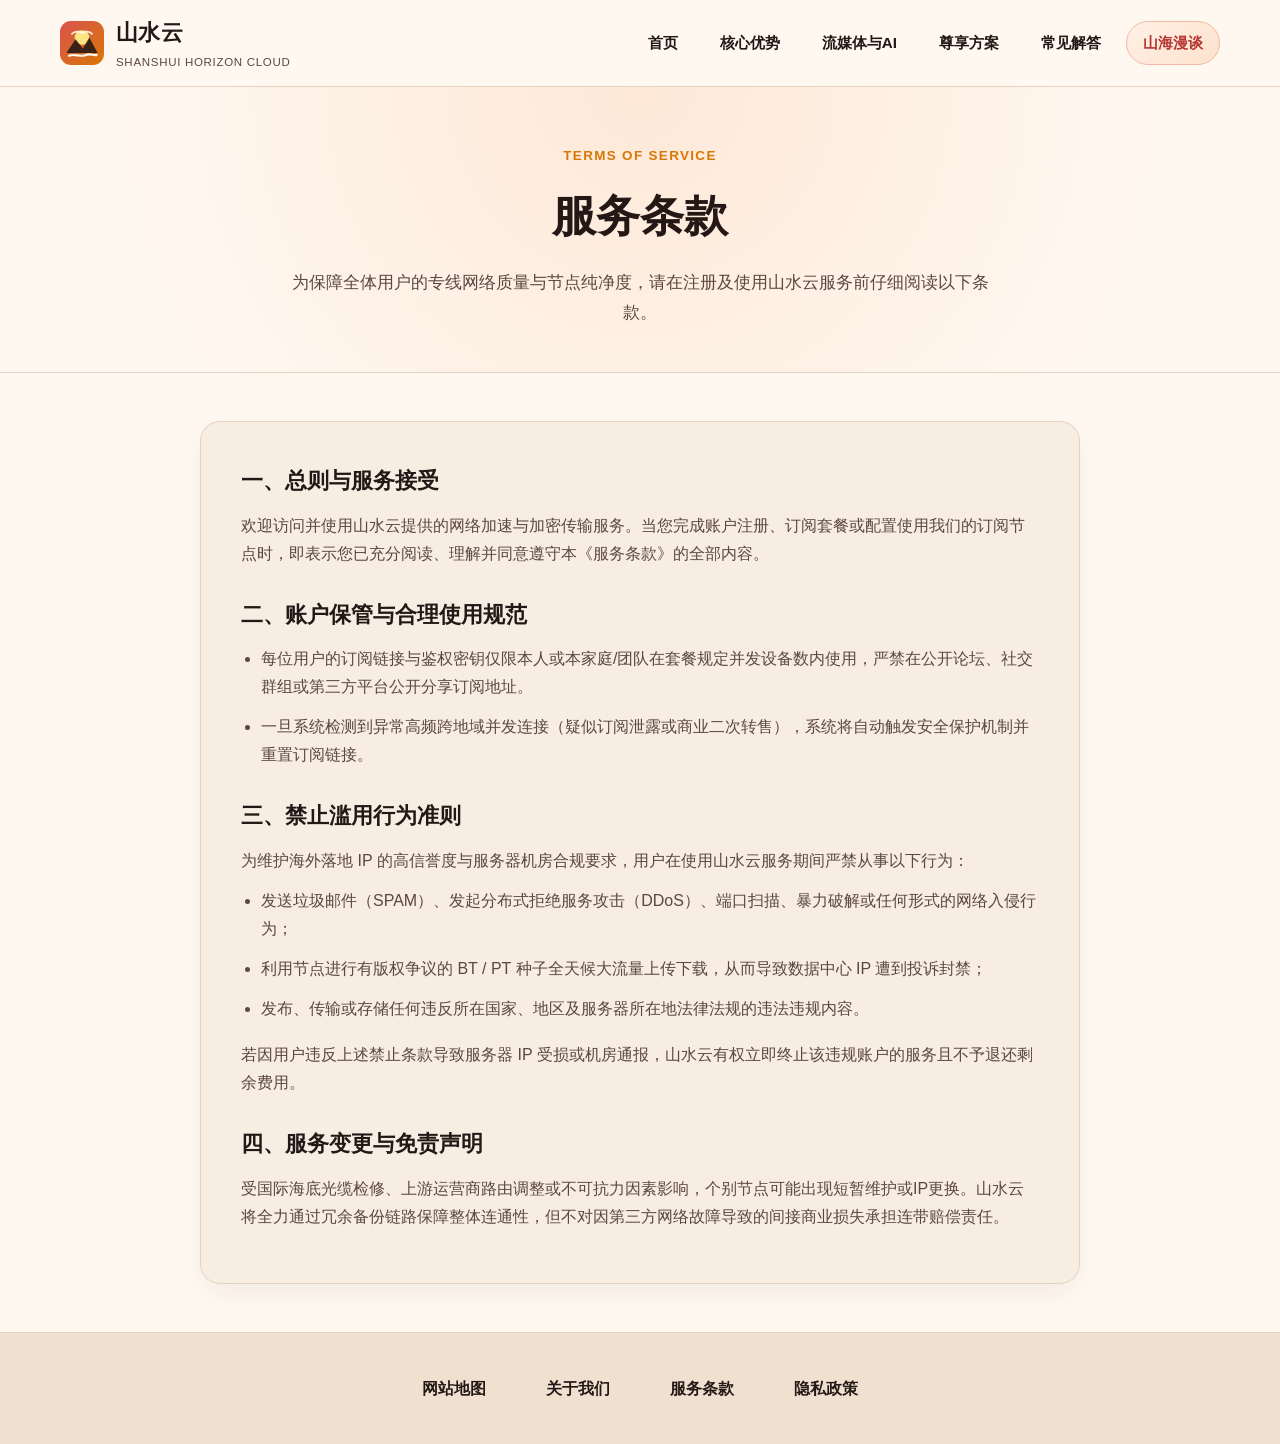
<file: terms.html>
<!DOCTYPE html>
<html lang="zh-CN">
<head>
  <meta charset="UTF-8">
  <meta name="viewport" content="width=device-width, initial-scale=1.0">
  <title>服务条款 - 山水云用户协议与合规使用规范</title>
  <meta name="description" content="阅读山水云服务条款，了解账户安全规范、合理流量使用政策、禁止滥用行为准则以及服务可用性说明。">
  <link rel="canonical" href="https://shanshui-yun.mom/terms.html">
  <meta property="og:type" content="website">
  <meta property="og:site_name" content="山水云">
  <meta property="og:title" content="服务条款 - 山水云用户协议与合规使用规范">
  <meta property="og:description" content="阅读山水云服务条款，了解账户安全规范、合理流量使用政策与合规使用准则。">
  <meta property="og:url" content="https://shanshui-yun.mom/terms.html">
  <link rel="stylesheet" href="style.css">
</head>
<body>

  <header class="site-header">
    <div class="container header-inner">
      <a href="index.html" class="brand-logo" aria-label="山水云首页">
        <svg viewBox="0 0 48 48" fill="none" xmlns="http://www.w3.org/2000/svg" role="img" aria-label="山水云落日山峦流云标志">
          <defs>
            <linearGradient id="logoBadgeGrad" x1="0%" y1="0%" x2="100%" y2="100%">
              <stop offset="0%" stop-color="#D9534F" />
              <stop offset="100%" stop-color="#D97706" />
            </linearGradient>
          </defs>
          <rect width="48" height="48" rx="12" fill="url(#logoBadgeGrad)" />
          <circle cx="24" cy="18" r="8" fill="#FEF08A" opacity="0.92" />
          <path d="M7 35 L17 20 L25 30 L32 18 L41 35 Z" fill="#231815" opacity="0.88" />
          <path d="M10 38 C16 35, 22 40, 28 37 C33 35, 37 38, 40 37" stroke="#FFF8F1" stroke-width="2.4" stroke-linecap="round" />
          <path d="M13 14 C16 11, 21 11, 24 13 C27 11, 32 11, 35 14" stroke="#FFF8F1" stroke-width="2" stroke-linecap="round" opacity="0.9" />
        </svg>
        <div>
          山水云
          <span class="brand-sub">SHANSHUI HORIZON CLOUD</span>
        </div>
      </a>
      <nav class="main-nav" aria-label="主导航">
        <a href="index.html">首页</a>
        <a href="index.html#advantages">核心优势</a>
        <a href="index.html#streaming">流媒体与AI</a>
        <a href="index.html#pricing">尊享方案</a>
        <a href="index.html#faq">常见解答</a>
        <a href="horizon-journal.html" class="nav-hub-pill">山海漫谈</a>
      </nav>
    </div>
  </header>

  <main>
    <section class="page-hero">
      <div class="container">
        <span class="section-eyebrow">TERMS OF SERVICE</span>
        <h1>服务条款</h1>
        <p>为保障全体用户的专线网络质量与节点纯净度，请在注册及使用山水云服务前仔细阅读以下条款。</p>
      </div>
    </section>

    <div class="container">
      <article class="legal-card">
        <h2>一、总则与服务接受</h2>
        <p>欢迎访问并使用山水云提供的网络加速与加密传输服务。当您完成账户注册、订阅套餐或配置使用我们的订阅节点时，即表示您已充分阅读、理解并同意遵守本《服务条款》的全部内容。</p>

        <h2>二、账户保管与合理使用规范</h2>
        <ul>
          <li>每位用户的订阅链接与鉴权密钥仅限本人或本家庭/团队在套餐规定并发设备数内使用，严禁在公开论坛、社交群组或第三方平台公开分享订阅地址。</li>
          <li>一旦系统检测到异常高频跨地域并发连接（疑似订阅泄露或商业二次转售），系统将自动触发安全保护机制并重置订阅链接。</li>
        </ul>

        <h2>三、禁止滥用行为准则</h2>
        <p>为维护海外落地 IP 的高信誉度与服务器机房合规要求，用户在使用山水云服务期间严禁从事以下行为：</p>
        <ul>
          <li>发送垃圾邮件（SPAM）、发起分布式拒绝服务攻击（DDoS）、端口扫描、暴力破解或任何形式的网络入侵行为；</li>
          <li>利用节点进行有版权争议的 BT / PT 种子全天候大流量上传下载，从而导致数据中心 IP 遭到投诉封禁；</li>
          <li>发布、传输或存储任何违反所在国家、地区及服务器所在地法律法规的违法违规内容。</li>
        </ul>
        <p>若因用户违反上述禁止条款导致服务器 IP 受损或机房通报，山水云有权立即终止该违规账户的服务且不予退还剩余费用。</p>

        <h2>四、服务变更与免责声明</h2>
        <p>受国际海底光缆检修、上游运营商路由调整或不可抗力因素影响，个别节点可能出现短暂维护或IP更换。山水云将全力通过冗余备份链路保障整体连通性，但不对因第三方网络故障导致的间接商业损失承担连带赔偿责任。</p>
      </article>
    </div>
  </main>

  <footer class="site-footer">
    <div class="container">
      <nav class="footer-links" aria-label="页脚导航">
        <a href="sitemap.html">网站地图</a>
        <a href="about.html">关于我们</a>
        <a href="terms.html">服务条款</a>
        <a href="privacy.html">隐私政策</a>
      </nav>
    </div>
  </footer>

</body>
</html>
</file>
<file: style.css>
:root {
  --bg-sandstone: #FFF8F1;
  --bg-clay: #F7EDE2;
  --bg-terrace: #EFE0D0;
  --text-espresso: #231815;
  --text-umber: #5C4742;
  --text-muted: #7D655E;
  --accent-terracotta: #D9534F;
  --accent-terracotta-dark: #B53834;
  --accent-amber: #D97706;
  --accent-sage: #2D6A4F;
  --border-warm: #E5D2C0;
  --shadow-canyon: 0 12px 32px -8px rgba(35, 24, 21, 0.08);
  --shadow-elevated: 0 18px 42px -10px rgba(217, 83, 79, 0.16);
  --radius-lg: 20px;
  --radius-md: 14px;
  --radius-pill: 999px;
}

*, *::before, *::after {
  box-sizing: border-box;
  margin: 0;
  padding: 0;
}

html {
  scroll-behavior: smooth;
  font-size: 16px;
}

body {
  font-family: -apple-system, BlinkMacSystemFont, "PingFang SC", "Hiragino Sans GB", "Microsoft YaHei", "Noto Sans SC", sans-serif;
  background-color: var(--bg-sandstone);
  color: var(--text-espresso);
  line-height: 1.75;
  -webkit-font-smoothing: antialiased;
  overflow-x: hidden;
}

/* Global Hyperlink Rule: Prominent warm terracotta before & after visited */
a,
a:visited {
  color: var(--accent-terracotta);
  text-decoration: underline;
  text-underline-offset: 4px;
  text-decoration-thickness: 1.5px;
  transition: color 0.2s ease, background-color 0.2s ease, border-color 0.2s ease;
}

a:hover,
a:focus-visible {
  color: var(--accent-terracotta-dark);
}

/* Container */
.container {
  width: 100%;
  max-width: 1160px;
  margin: 0 auto;
  padding: 0 24px;
}

/* Header & Navigation */
.site-header {
  position: sticky;
  top: 0;
  z-index: 100;
  background: rgba(255, 248, 241, 0.94);
  backdrop-filter: blur(10px);
  border-bottom: 1px solid var(--border-warm);
}

.header-inner {
  display: flex;
  align-items: center;
  justify-content: space-between;
  padding: 14px 0;
  gap: 20px;
  flex-wrap: wrap;
}

.brand-logo,
.brand-logo:visited {
  display: inline-flex;
  align-items: center;
  gap: 12px;
  text-decoration: none;
  color: var(--text-espresso);
  font-weight: 800;
  font-size: 1.35rem;
  letter-spacing: 0.02em;
}

.brand-logo:hover {
  color: var(--accent-terracotta);
}

.brand-logo svg {
  width: 44px;
  height: 44px;
  flex-shrink: 0;
}

.brand-sub {
  display: block;
  font-size: 0.72rem;
  font-weight: 500;
  color: var(--text-umber);
  letter-spacing: 0.06em;
}

.main-nav {
  display: flex;
  align-items: center;
  gap: 8px;
  flex-wrap: wrap;
}

.main-nav a,
.main-nav a:visited {
  text-decoration: none;
  color: var(--text-espresso);
  font-weight: 600;
  font-size: 0.95rem;
  padding: 8px 16px;
  border-radius: var(--radius-pill);
  border: 1px solid transparent;
  transition: all 0.2s ease;
}

.main-nav a:hover,
.main-nav a.active {
  color: var(--accent-terracotta);
  background-color: var(--bg-clay);
  border-color: var(--border-warm);
}

.main-nav a.nav-hub-pill,
.main-nav a.nav-hub-pill:visited {
  background: linear-gradient(135deg, #FFF0E5 0%, #FDE2CE 100%);
  color: var(--accent-terracotta-dark);
  border: 1px solid #F3B8A6;
}

.main-nav a.nav-hub-pill:hover {
  background: var(--accent-terracotta);
  color: #FFF8F1;
  border-color: var(--accent-terracotta);
}

/* Hero Section - Sunset Canyon Panorama */
.hero-section {
  position: relative;
  padding: 64px 0 72px;
  background: radial-gradient(circle at 50% 0%, #FDE8D7 0%, var(--bg-sandstone) 72%);
  border-bottom: 1px solid var(--border-warm);
  text-align: center;
}

.hero-badge {
  display: inline-flex;
  align-items: center;
  gap: 8px;
  background-color: var(--bg-clay);
  border: 1px solid var(--border-warm);
  color: var(--accent-terracotta-dark);
  font-size: 0.88rem;
  font-weight: 700;
  padding: 6px 18px;
  border-radius: var(--radius-pill);
  margin-bottom: 22px;
}

.hero-title {
  font-size: clamp(2.1rem, 4.2vw, 3.35rem);
  line-height: 1.22;
  font-weight: 800;
  color: var(--text-espresso);
  max-width: 880px;
  margin: 0 auto 20px;
  letter-spacing: -0.01em;
}

.hero-title span {
  background: linear-gradient(120deg, var(--accent-terracotta) 0%, var(--accent-amber) 100%);
  -webkit-background-clip: text;
  -webkit-text-fill-color: transparent;
}

.hero-subtitle {
  font-size: clamp(1.02rem, 1.8vw, 1.2rem);
  color: var(--text-umber);
  max-width: 760px;
  margin: 0 auto 34px;
}

.hero-cta-group {
  display: flex;
  align-items: center;
  justify-content: center;
  gap: 18px;
  flex-wrap: wrap;
  margin-bottom: 44px;
}

.btn-primary,
.btn-primary:visited {
  display: inline-flex;
  align-items: center;
  justify-content: center;
  gap: 10px;
  background: linear-gradient(135deg, var(--accent-terracotta) 0%, var(--accent-amber) 100%);
  color: #FFF8F1;
  text-decoration: none;
  font-weight: 700;
  font-size: 1.06rem;
  padding: 15px 34px;
  border-radius: var(--radius-pill);
  box-shadow: var(--shadow-elevated);
  border: none;
  transition: transform 0.2s ease, box-shadow 0.2s ease;
}

.btn-primary:hover {
  color: #FFFFFF;
  transform: translateY(-2px);
  box-shadow: 0 22px 44px -10px rgba(217, 83, 79, 0.32);
}

.btn-secondary,
.btn-secondary:visited {
  display: inline-flex;
  align-items: center;
  justify-content: center;
  gap: 10px;
  background-color: var(--bg-clay);
  color: var(--accent-terracotta-dark);
  text-decoration: none;
  font-weight: 700;
  font-size: 1.06rem;
  padding: 14px 30px;
  border-radius: var(--radius-pill);
  border: 2px solid var(--accent-terracotta);
  transition: all 0.2s ease;
}

.btn-secondary:hover {
  background-color: var(--accent-terracotta);
  color: #FFF8F1;
  transform: translateY(-2px);
}

.hero-panorama-frame {
  max-width: 940px;
  margin: 0 auto;
  padding: 12px;
  background: var(--bg-clay);
  border: 1px solid var(--border-warm);
  border-radius: 26px;
  box-shadow: var(--shadow-canyon);
}

.hero-anim-img {
  display: block;
  width: 100%;
  height: auto;
  border-radius: 18px;
}

/* Section Layout & Typography */
.section-block {
  padding: 76px 0;
  border-bottom: 1px solid var(--border-warm);
}

.section-block.alt-bg {
  background-color: var(--bg-clay);
}

.section-header {
  text-align: center;
  max-width: 720px;
  margin: 0 auto 52px;
}

.section-eyebrow {
  display: inline-block;
  font-size: 0.84rem;
  font-weight: 700;
  text-transform: uppercase;
  letter-spacing: 0.1em;
  color: var(--accent-amber);
  margin-bottom: 10px;
}

.section-title {
  font-size: clamp(1.75rem, 3vw, 2.35rem);
  font-weight: 800;
  color: var(--text-espresso);
  margin-bottom: 14px;
}

.section-desc {
  color: var(--text-umber);
  font-size: 1.05rem;
}

/* Split-Ribbon Core Advantage Cards (4 items) */
.ribbon-grid {
  display: grid;
  grid-template-columns: repeat(2, 1fr);
  gap: 26px;
}

.ribbon-card {
  display: flex;
  align-items: flex-start;
  gap: 22px;
  background-color: var(--bg-clay);
  border: 1px solid var(--border-warm);
  border-left: 6px solid var(--accent-terracotta);
  border-radius: var(--radius-lg);
  padding: 30px 28px;
  box-shadow: var(--shadow-canyon);
  transition: transform 0.2s ease;
}

.ribbon-card:hover {
  transform: translateY(-4px);
}

.icon-orb {
  width: 56px;
  height: 56px;
  border-radius: 16px;
  background: linear-gradient(135deg, #FDE8D7 0%, #F9D2B8 100%);
  display: flex;
  align-items: center;
  justify-content: center;
  flex-shrink: 0;
  border: 1px solid #F1B99A;
}

.icon-orb svg {
  width: 30px;
  height: 30px;
}

.ribbon-content h3 {
  font-size: 1.25rem;
  font-weight: 700;
  margin-bottom: 10px;
  color: var(--text-espresso);
}

.ribbon-content p {
  color: var(--text-umber);
  font-size: 0.96rem;
}

/* 3-Column Feature & Streaming Cards */
.tri-grid {
  display: grid;
  grid-template-columns: repeat(3, 1fr);
  gap: 28px;
}

.horizon-card {
  background-color: var(--bg-sandstone);
  border: 1px solid var(--border-warm);
  border-radius: var(--radius-lg);
  padding: 34px 28px;
  box-shadow: var(--shadow-canyon);
  display: flex;
  flex-direction: column;
  gap: 16px;
}

.horizon-card h3 {
  font-size: 1.28rem;
  color: var(--text-espresso);
}

.horizon-card p {
  color: var(--text-umber);
  font-size: 0.96rem;
  flex-grow: 1;
}

.tag-list {
  display: flex;
  flex-wrap: wrap;
  gap: 8px;
  list-style: none;
  margin-top: 8px;
}

.tag-list li {
  font-size: 0.82rem;
  font-weight: 600;
  background-color: var(--bg-clay);
  color: var(--accent-sage);
  border: 1px solid #B7D8C6;
  padding: 4px 12px;
  border-radius: var(--radius-pill);
}

/* Stepped Terrace Pricing Layout */
.pricing-grid {
  display: grid;
  grid-template-columns: repeat(3, 1fr);
  gap: 28px;
  align-items: stretch;
}

.pricing-card {
  background-color: var(--bg-clay);
  border: 1px solid var(--border-warm);
  border-radius: var(--radius-lg);
  padding: 36px 30px;
  display: flex;
  flex-direction: column;
  position: relative;
  box-shadow: var(--shadow-canyon);
}

.pricing-card.featured {
  background: linear-gradient(180deg, #FFFDF9 0%, #F9EFE4 100%);
  border: 2px solid var(--accent-terracotta);
  box-shadow: var(--shadow-elevated);
  transform: translateY(-8px);
}

.popular-ribbon {
  position: absolute;
  top: -14px;
  right: 24px;
  background: linear-gradient(135deg, var(--accent-terracotta) 0%, var(--accent-amber) 100%);
  color: #FFF8F1;
  font-size: 0.8rem;
  font-weight: 700;
  padding: 4px 16px;
  border-radius: var(--radius-pill);
}

.plan-name {
  font-size: 1.35rem;
  font-weight: 800;
  color: var(--text-espresso);
  margin-bottom: 6px;
}

.plan-tagline {
  font-size: 0.92rem;
  color: var(--text-umber);
  margin-bottom: 22px;
}

.plan-price {
  font-size: 2.5rem;
  font-weight: 800;
  color: var(--accent-terracotta-dark);
  line-height: 1.1;
  margin-bottom: 24px;
}

.plan-price span {
  font-size: 0.95rem;
  font-weight: 500;
  color: var(--text-umber);
}

.plan-features {
  list-style: none;
  margin-bottom: 30px;
  flex-grow: 1;
}

.plan-features li {
  display: flex;
  align-items: center;
  gap: 10px;
  padding: 10px 0;
  border-bottom: 1px dashed var(--border-warm);
  font-size: 0.95rem;
  color: var(--text-espresso);
}

.plan-features li svg {
  width: 18px;
  height: 18px;
  flex-shrink: 0;
}

/* FAQ Accordion / Cards */
.faq-grid {
  display: grid;
  grid-template-columns: repeat(2, 1fr);
  gap: 24px;
}

.faq-item {
  background-color: var(--bg-sandstone);
  border: 1px solid var(--border-warm);
  border-radius: var(--radius-md);
  padding: 28px;
  box-shadow: var(--shadow-canyon);
}

.faq-item h3 {
  font-size: 1.14rem;
  font-weight: 700;
  color: var(--text-espresso);
  margin-bottom: 12px;
  display: flex;
  align-items: center;
  gap: 10px;
}

.faq-item p {
  color: var(--text-umber);
  font-size: 0.95rem;
}

/* Warm Editorial Pull-Quotes (Testimonials) */
.quote-card {
  background-color: var(--bg-clay);
  border: 1px solid var(--border-warm);
  border-top: 4px solid var(--accent-amber);
  border-radius: var(--radius-lg);
  padding: 32px 28px;
  display: flex;
  flex-direction: column;
  justify-content: space-between;
  gap: 20px;
}

.quote-text {
  font-size: 0.98rem;
  color: var(--text-espresso);
  font-style: normal;
}

.quote-author {
  display: flex;
  align-items: center;
  justify-content: space-between;
  border-top: 1px solid var(--border-warm);
  padding-top: 16px;
}

.author-name {
  font-weight: 700;
  color: var(--text-espresso);
  font-size: 0.96rem;
}

.author-role {
  font-size: 0.84rem;
  color: var(--text-umber);
}

/* Hub Page & Article Cards */
.page-hero {
  padding: 54px 0 44px;
  background: radial-gradient(circle at 50% 0%, #FDE8D7 0%, var(--bg-sandstone) 75%);
  border-bottom: 1px solid var(--border-warm);
  text-align: center;
}

.page-hero h1 {
  font-size: clamp(1.9rem, 3.6vw, 2.75rem);
  font-weight: 800;
  color: var(--text-espresso);
  margin-bottom: 14px;
}

.page-hero p {
  max-width: 720px;
  margin: 0 auto;
  color: var(--text-umber);
  font-size: 1.06rem;
}

.article-cards-grid {
  display: grid;
  grid-template-columns: repeat(2, 1fr);
  gap: 28px;
  padding: 60px 0;
}

.article-card {
  background-color: var(--bg-clay);
  border: 1px solid var(--border-warm);
  border-radius: var(--radius-lg);
  padding: 32px;
  display: flex;
  flex-direction: column;
  justify-content: space-between;
  gap: 18px;
  box-shadow: var(--shadow-canyon);
  transition: transform 0.2s ease;
}

.article-card:hover {
  transform: translateY(-4px);
}

.article-meta {
  display: flex;
  align-items: center;
  gap: 12px;
  font-size: 0.84rem;
  color: var(--text-umber);
}

.article-cat {
  background-color: #FDE8D7;
  color: var(--accent-terracotta-dark);
  font-weight: 700;
  padding: 3px 12px;
  border-radius: var(--radius-pill);
}

.article-card h2 {
  font-size: 1.32rem;
  line-height: 1.4;
}

.article-card h2 a,
.article-card h2 a:visited {
  color: var(--text-espresso);
  text-decoration: none;
}

.article-card h2 a:hover {
  color: var(--accent-terracotta);
}

.article-card p {
  color: var(--text-umber);
  font-size: 0.96rem;
}

.read-more-link,
.read-more-link:visited {
  font-weight: 700;
  font-size: 0.94rem;
  color: var(--accent-terracotta);
  text-decoration: none;
  display: inline-flex;
  align-items: center;
  gap: 6px;
}

.read-more-link:hover {
  color: var(--accent-terracotta-dark);
  text-decoration: underline;
}

/* Article Single Layout */
.article-container {
  max-width: 840px;
  margin: 0 auto;
  padding: 56px 24px;
}

.article-header {
  margin-bottom: 36px;
  padding-bottom: 28px;
  border-bottom: 1px solid var(--border-warm);
}

.article-header h1 {
  font-size: clamp(1.75rem, 3.2vw, 2.4rem);
  line-height: 1.32;
  color: var(--text-espresso);
  margin: 14px 0 18px;
}

.article-body {
  background-color: var(--bg-clay);
  border: 1px solid var(--border-warm);
  border-radius: var(--radius-lg);
  padding: 42px 40px;
  box-shadow: var(--shadow-canyon);
}

.article-body h2 {
  font-size: 1.42rem;
  color: var(--text-espresso);
  margin: 34px 0 14px;
  padding-left: 14px;
  border-left: 4px solid var(--accent-terracotta);
}

.article-body h2:first-child {
  margin-top: 0;
}

.article-body h3 {
  font-size: 1.16rem;
  color: var(--accent-terracotta-dark);
  margin: 24px 0 10px;
}

.article-body p {
  margin-bottom: 18px;
  color: var(--text-espresso);
  font-size: 1.02rem;
  line-height: 1.85;
}

.article-body ul,
.article-body ol {
  margin: 0 0 20px 22px;
  color: var(--text-espresso);
}

.article-body li {
  margin-bottom: 8px;
}

.article-cta-box {
  margin-top: 38px;
  padding: 28px;
  background: linear-gradient(135deg, #FDE8D7 0%, #F9DEC8 100%);
  border: 1px solid #F1B99A;
  border-radius: var(--radius-md);
  text-align: center;
}

.article-cta-box h3 {
  font-size: 1.25rem;
  color: var(--text-espresso);
  margin-bottom: 10px;
}

.article-cta-box p {
  color: var(--text-umber);
  margin-bottom: 18px;
}

/* Compliance / Standalone Content Box */
.legal-card {
  background-color: var(--bg-clay);
  border: 1px solid var(--border-warm);
  border-radius: var(--radius-lg);
  padding: 40px;
  margin: 48px auto;
  max-width: 880px;
  box-shadow: var(--shadow-canyon);
}

.legal-card h2 {
  font-size: 1.35rem;
  margin: 28px 0 12px;
  color: var(--text-espresso);
}

.legal-card h2:first-child {
  margin-top: 0;
}

.legal-card p,
.legal-card li {
  color: var(--text-umber);
  margin-bottom: 12px;
}

.legal-card ul {
  padding-left: 20px;
  margin-bottom: 18px;
}

/* Strict 4-Link Footer */
.site-footer {
  background-color: var(--bg-terrace);
  border-top: 1px solid var(--border-warm);
  padding: 36px 0;
}

.footer-links {
  display: flex;
  align-items: center;
  justify-content: center;
  gap: 32px;
  flex-wrap: wrap;
}

.footer-links a,
.footer-links a:visited {
  color: var(--text-espresso);
  font-weight: 700;
  font-size: 0.98rem;
  text-decoration: none;
  padding: 6px 14px;
  border-radius: var(--radius-pill);
  transition: color 0.2s ease, background-color 0.2s ease;
}

.footer-links a:hover {
  color: var(--accent-terracotta);
  background-color: var(--bg-sandstone);
}

/* Mobile Responsive — Rule 7: Never hide navigation on mobile! */
@media (max-width: 920px) {
  .ribbon-grid,
  .tri-grid,
  .pricing-grid,
  .faq-grid,
  .article-cards-grid {
    grid-template-columns: 1fr;
  }

  .pricing-card.featured {
    transform: none;
  }
}

@media (max-width: 768px) {
  .header-inner {
    flex-direction: column;
    align-items: flex-start;
    gap: 12px;
  }

  .main-nav {
    display: flex;
    width: 100%;
    flex-wrap: wrap;
    gap: 8px;
  }

  .main-nav a,
  .main-nav a:visited {
    font-size: 0.88rem;
    padding: 7px 13px;
    background-color: var(--bg-clay);
    border: 1px solid var(--border-warm);
  }

  .hero-section {
    padding: 44px 0 52px;
  }

  .article-body,
  .legal-card {
    padding: 26px 20px;
  }
}
</file>
